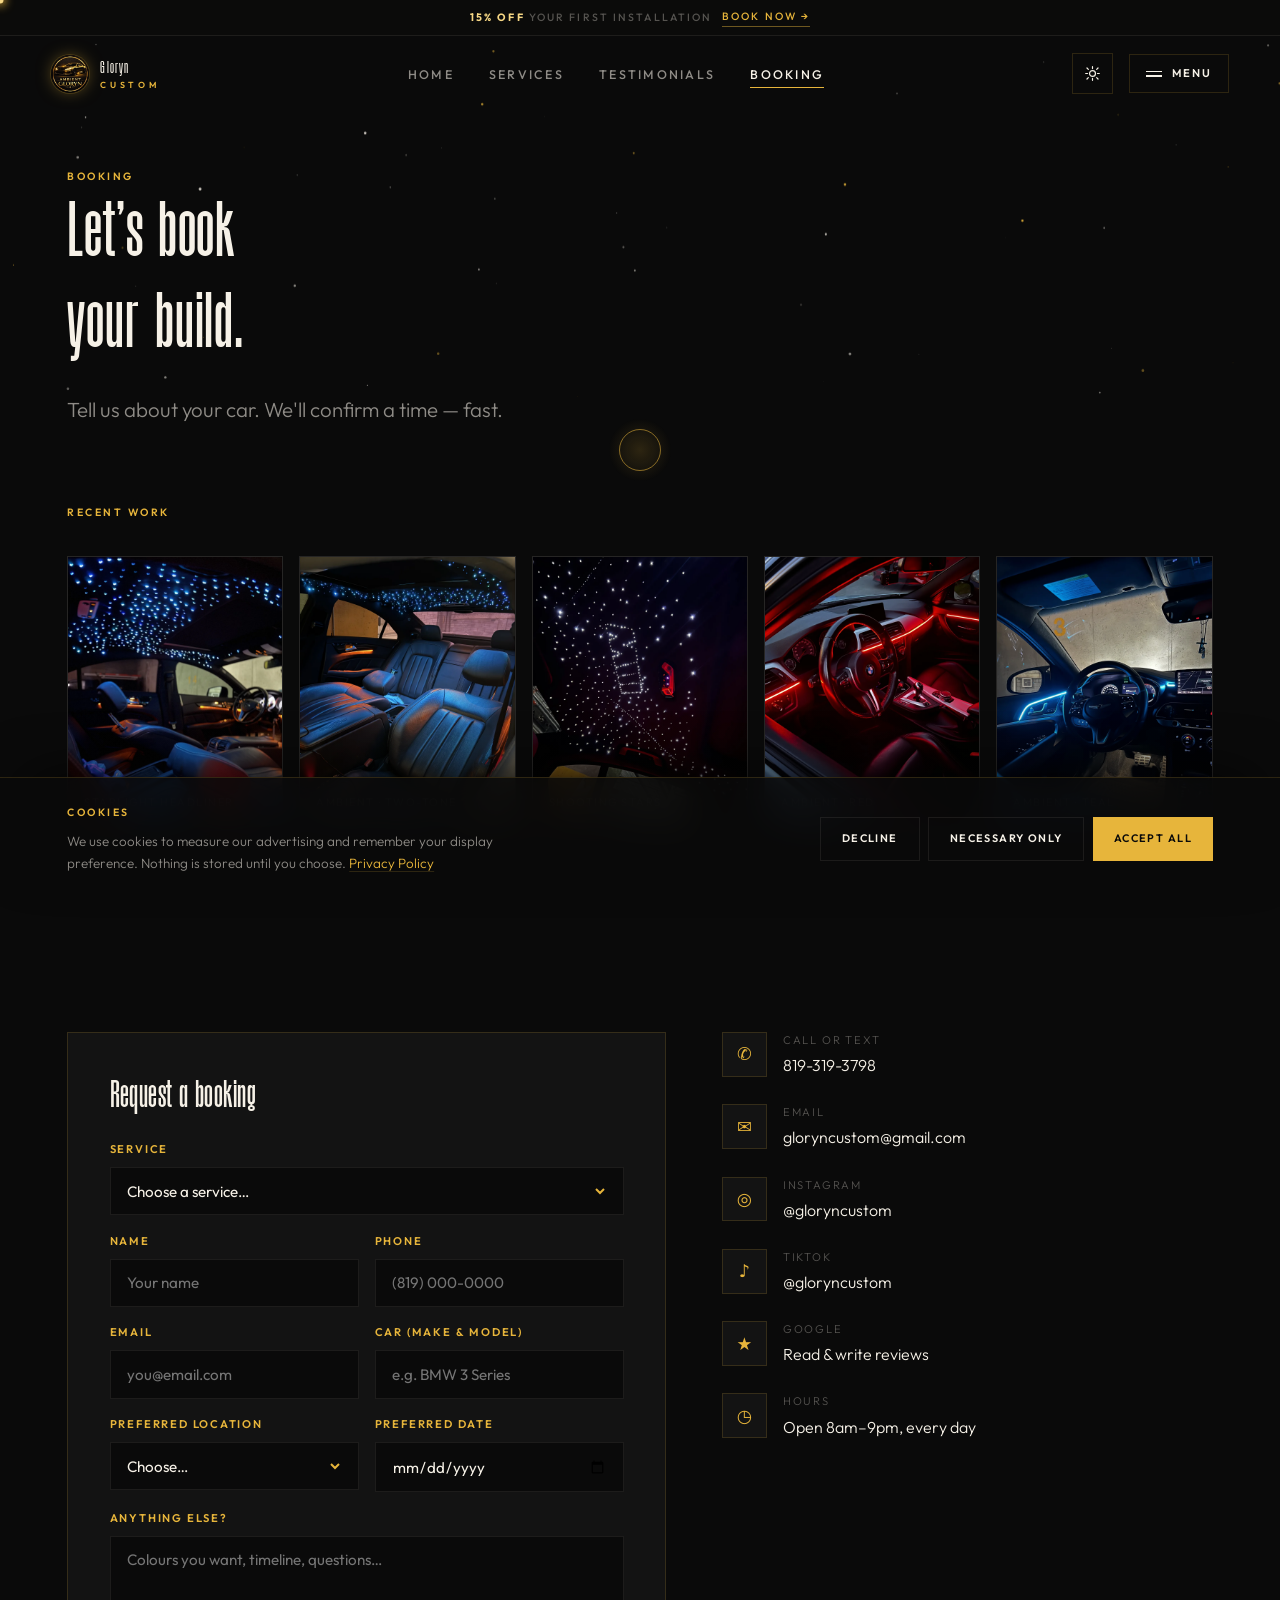
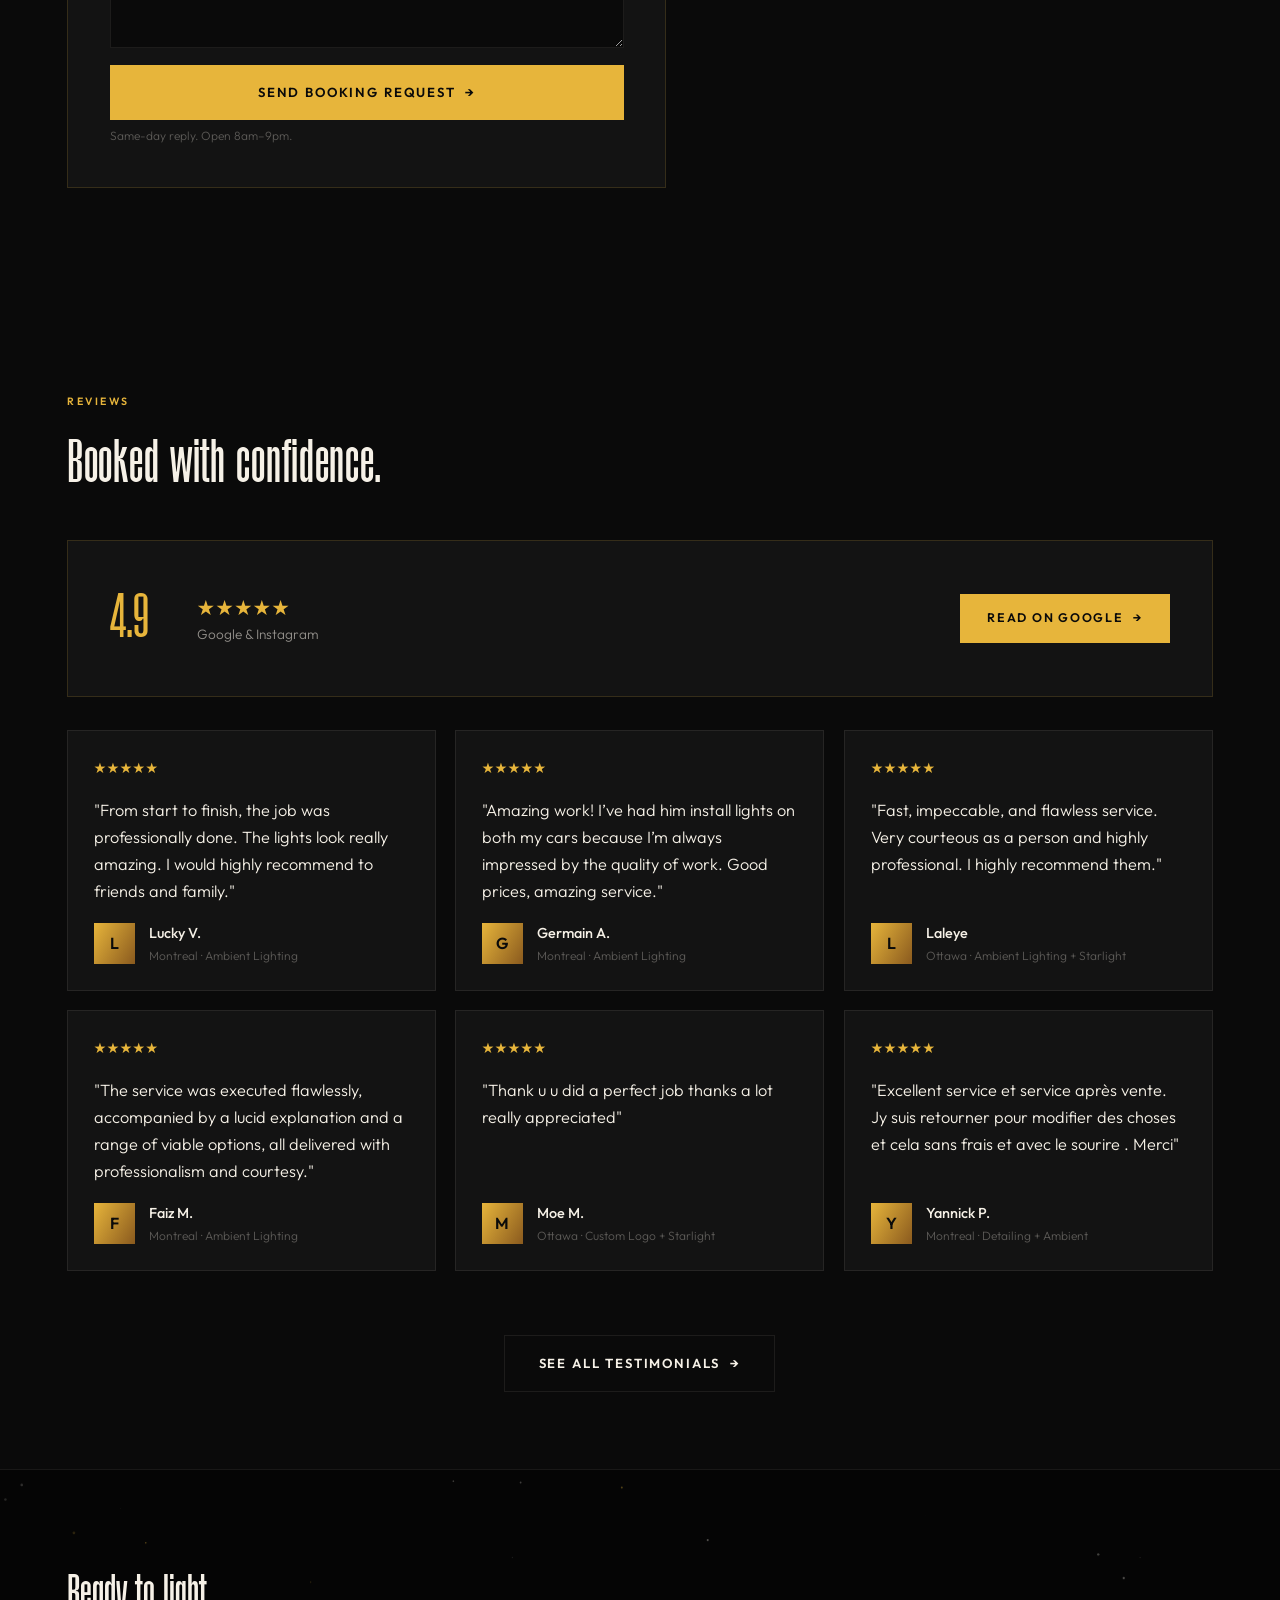
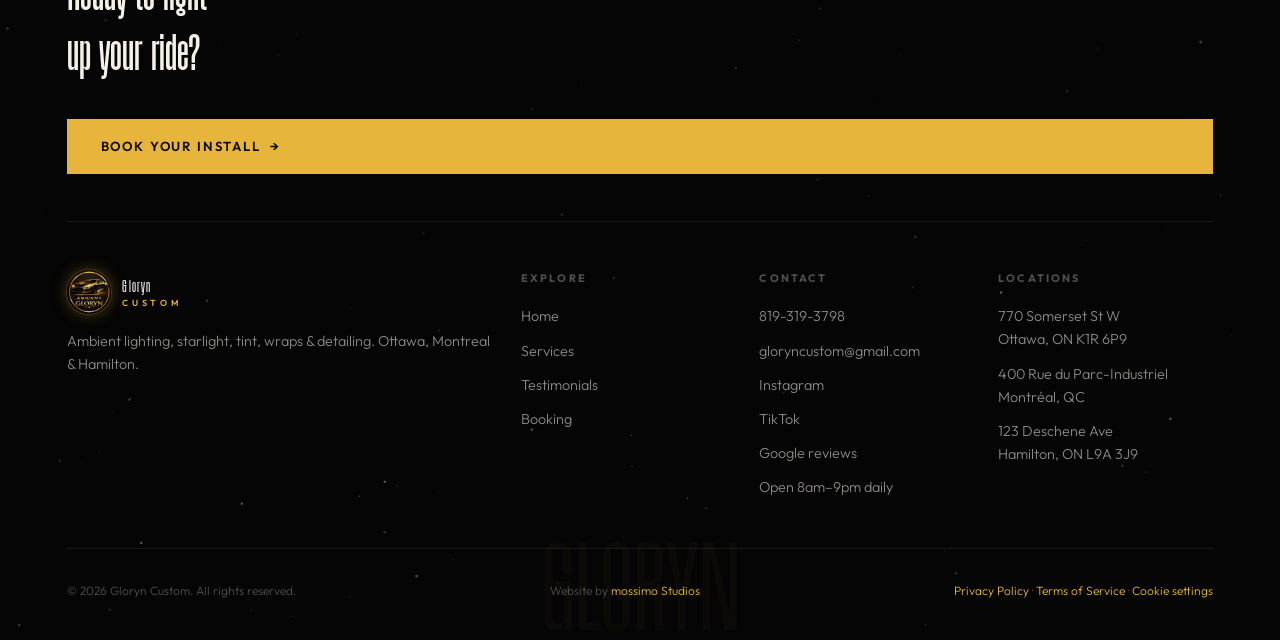
<file: contact.html>
<!DOCTYPE html>
<html lang="en">
<head>
<meta charset="UTF-8" />
<meta name="viewport" content="width=device-width, initial-scale=1.0" />
<title>Booking &amp; Contact — Gloryn Custom | Ottawa, Montreal &amp; Hamilton</title>
<meta name="description" content="Book your ambient lighting, starlight, tint, wrap or detailing install with Gloryn Custom. Ottawa: 770 Somerset St W. Montreal: 400 Rue du Parc-Industriel. Hamilton: 123 Deschene Ave. Open 8am–9pm daily." />
<meta name="theme-color" content="#0a0a0a" />
<!-- Google tag (gtag.js) — gated by Consent Mode v2; banner lives in assets/js/site.js -->
<script>
  window.dataLayer = window.dataLayer || [];
  function gtag(){dataLayer.push(arguments);}
  (function(){
    var c = null;
    try { c = localStorage.getItem('gc-consent'); } catch (e) {}
    var ads  = (c === 'all') ? 'granted' : 'denied';
    var func = (c === 'all' || c === 'necessary') ? 'granted' : 'denied';
    gtag('consent', 'default', {
      'ad_storage'            : ads,
      'ad_user_data'          : ads,
      'ad_personalization'    : ads,
      'analytics_storage'     : ads,
      'functionality_storage' : func,
      'personalization_storage': func,
      'security_storage'      : 'granted'
    });
  })();
  gtag('js', new Date());
  gtag('config', 'AW-18381454669');
</script>
<script async src="https://www.googletagmanager.com/gtag/js?id=AW-18381454669"></script>
<link rel="preconnect" href="https://fonts.googleapis.com">
<link rel="preconnect" href="https://fonts.gstatic.com" crossorigin>
<link rel="icon" href="assets/img/logo-512.webp" type="image/webp" />
<script>try{var c=localStorage.getItem('gc-consent');if((c==='all'||c==='necessary')&&localStorage.getItem('gc-theme')==='light')document.documentElement.dataset.theme='light';}catch(e){}</script>
<link rel="stylesheet" href="assets/css/site.css?v=25" />
</head>
<body>
<a href="#main" class="skip">Skip to content</a>

<!-- ============ topbar: navbar + promo ============ -->
<div class="topbar">
  <a class="promo" href="contact.html#book" aria-label="15% off your first installation — book now">
    <span><strong>15% off</strong> your first installation</span>
    <span class="promo-cta">Book now →</span>
  </a>
<header class="header">
  <div class="header-in">
    <a class="brand" href="index.html" aria-label="Gloryn Custom home">
      <img src="assets/img/logo-512.webp" alt="" width="38" height="38" />
      <span class="brand-name">Gloryn<small>Custom</small></span>
    </a>
    <nav class="nav-primary" aria-label="Primary">
      <ul>
        <li><a data-nav="index.html" href="index.html">Home</a></li>
        <li><a data-nav="services.html" href="services.html">Services</a></li>
        <li><a data-nav="testimonials.html" href="testimonials.html">Testimonials</a></li>
        <li><a data-nav="contact.html" href="contact.html">Booking</a></li>
      </ul>
    </nav>
    <div class="header-right">
      <button class="theme-btn" data-theme-toggle aria-label="Switch to light mode" aria-pressed="false" title="Toggle light / dark">
        <svg class="theme-ic theme-ic--sun" viewBox="0 0 24 24" fill="none" stroke="currentColor" stroke-width="1.7" stroke-linecap="round" aria-hidden="true"><circle cx="12" cy="12" r="4.2"/><path d="M12 2.4v2.6M12 19v2.6M4.2 4.2l1.9 1.9M17.9 17.9l1.9 1.9M2.4 12h2.6M19 12h2.6M4.2 19.8l1.9-1.9M17.9 6.1l1.9-1.9"/></svg>
        <svg class="theme-ic theme-ic--moon" viewBox="0 0 24 24" fill="none" stroke="currentColor" stroke-width="1.7" stroke-linecap="round" stroke-linejoin="round" aria-hidden="true"><path d="M20 14.4A8.2 8.2 0 1 1 9.6 4a6.4 6.4 0 0 0 10.4 10.4z"/></svg>
      </button>
      <button class="menu-btn" data-menu-open aria-label="Open menu">
        <span class="bars"><span></span><span></span></span><span class="menu-word">Menu</span>
      </button>
    </div>
  </div>
</header>
</div>

<!-- ============ nav overlay ============ -->
<div class="nav-menu" id="navMenu" aria-hidden="true">
  <canvas class="starfield" aria-hidden="true"></canvas>
  <div class="nav-top">
    <a class="brand" href="index.html"><img src="assets/img/logo-512.webp" alt="" width="38" height="38" /><span class="brand-name">Gloryn<small>Custom</small></span></a>
    <button class="nav-close" data-menu-close aria-label="Close menu">Close ✕</button>
  </div>
  <nav class="nav-mid shell" aria-label="Overlay">
    <ul class="nav-list">
      <li><a class="nav-item" href="index.html"><span class="idx">01</span><span class="lab">Home</span></a></li>
      <li><a class="nav-item" href="services.html"><span class="idx">02</span><span class="lab">Services</span></a></li>
      <li><a class="nav-item" href="testimonials.html"><span class="idx">03</span><span class="lab">Testimonials</span></a></li>
      <li><a class="nav-item" href="contact.html"><span class="idx">04</span><span class="lab">Booking</span></a></li>
    </ul>
  </nav>
  <div class="nav-bottom">
    <span>Ottawa · Montreal · Hamilton — Open 8am–9pm daily</span>
    <a href="tel:8193193798">819-319-3798 →</a>
  </div>
</div>

<main id="main">

  <!-- ============ page hero ============ -->
  <section class="page-hero" style="padding-bottom:0">
    <canvas class="starfield" aria-hidden="true"></canvas>
    <div class="shell">
      <span class="eyebrow reveal" data-gate><span class="dot"></span>Booking</span>
      <h1 class="display display-1 reveal-title" data-reveal-title data-gate>Let's book<br>your build.</h1>
      <p class="lede reveal" data-gate style="--rd:200ms">Tell us about your car. We'll confirm a time — fast.</p>
    </div>
  </section>

  <!-- ============ work strip — sits above the form ============ -->
  <section class="section section--tight" aria-labelledby="bw-h">
    <div class="shell">
      <div class="intro reveal">
        <span class="eyebrow" id="bw-h"><span class="dot"></span>Recent work</span>
      </div>
      <div class="book-gallery reveal" style="--rd:100ms">
        <figure class="book-shot">
          <img src="assets/img/gallery/starlight-blue.webp" alt="Blue starlight headliner install" width="800" height="1000" loading="lazy" decoding="async" />
          <figcaption class="cap">Starlight headliner</figcaption>
        </figure>
        <figure class="book-shot">
          <img src="assets/img/gallery/ambient-twotone.webp" alt="Two-tone ambient lighting install" width="800" height="1000" loading="lazy" decoding="async" />
          <figcaption class="cap">Ambient · two-tone</figcaption>
        </figure>
        <figure class="book-shot">
          <img src="assets/img/gallery/starlight-constellation.webp" alt="Shooting stars constellation headliner" width="800" height="1000" loading="lazy" decoding="async" />
          <figcaption class="cap">Shooting stars</figcaption>
        </figure>
        <figure class="book-shot">
          <img src="assets/img/gallery/ambient-red-bmw.webp" alt="Red ambient lighting in a BMW interior" width="800" height="1000" loading="lazy" decoding="async" />
          <figcaption class="cap">Ambient · red</figcaption>
        </figure>
        <figure class="book-shot">
          <img src="assets/img/gallery/ambient-teal.webp" alt="Teal ambient lighting install" width="800" height="1000" loading="lazy" decoding="async" />
          <figcaption class="cap">Ambient · teal</figcaption>
        </figure>
      </div>
    </div>
  </section>

  <!-- ============ booking + info ============ -->
  <section class="section" id="book" aria-label="Booking form">
    <div class="shell">
      <div class="contact-grid">

        <!-- form -->
        <div class="form-card reveal">
          <h2 class="display display-3" style="margin-bottom:1.4rem">Request a booking</h2>
          <form id="bookingForm" novalidate>
            <div class="field">
              <label for="f-service">Service</label>
              <select id="f-service" name="service" required>
                <option value="" disabled selected>Choose a service…</option>
                <option>Ambient Lighting</option>
                <option>Starlight Headliner</option>
                <option>Shooting Stars</option>
                <option>Custom Logo</option>
                <option>Window Tint</option>
                <option>Car Wraps</option>
                <option>Car Detailing</option>
                <option>Multiple / Not sure</option>
              </select>
            </div>
            <div class="field-row">
              <div class="field">
                <label for="f-name">Name</label>
                <input id="f-name" name="name" type="text" autocomplete="name" placeholder="Your name" required />
              </div>
              <div class="field">
                <label for="f-phone">Phone</label>
                <input id="f-phone" name="phone" type="tel" autocomplete="tel" placeholder="(819) 000-0000" required />
              </div>
            </div>
            <div class="field-row">
              <div class="field">
                <label for="f-email">Email</label>
                <input id="f-email" name="email" type="email" autocomplete="email" placeholder="you@email.com" required />
              </div>
              <div class="field">
                <label for="f-car">Car (make &amp; model)</label>
                <input id="f-car" name="car" type="text" placeholder="e.g. BMW 3 Series" />
              </div>
            </div>
            <div class="field-row">
              <div class="field">
                <label for="f-location">Preferred location</label>
                <select id="f-location" name="location" required>
                  <option value="" disabled selected>Choose…</option>
                  <option>Ottawa — 770 Somerset St W</option>
                  <option>Montreal — 400 Rue du Parc-Industriel</option>
                  <option>Hamilton — 123 Deschene Ave</option>
                </select>
              </div>
              <div class="field">
                <label for="f-date">Preferred date</label>
                <input id="f-date" name="date" type="date" />
              </div>
            </div>
            <div class="field">
              <label for="f-message">Anything else?</label>
              <textarea id="f-message" name="message" placeholder="Colours you want, timeline, questions…"></textarea>
            </div>
            <button class="btn btn--gold btn--lg" type="submit" id="bookingSubmit" style="width:100%;justify-content:center">
              Send booking request <span class="arrow">→</span>
            </button>
            <p class="form-note">Same-day reply. Open 8am–9pm.</p>
            <div class="form-status" id="bookingStatus" role="status" aria-live="polite"></div>
          </form>
        </div>

        <!-- info -->
        <div class="reveal" style="--rd:120ms">
          <div class="info-block">
            <div class="info-item">
              <span class="ic">✆</span>
              <div><div class="k">Call or text</div><div class="v"><a href="tel:8193193798">819-319-3798</a></div></div>
            </div>
            <div class="info-item">
              <span class="ic">✉</span>
              <div><div class="k">Email</div><div class="v"><a href="mailto:gloryncustom@gmail.com">gloryncustom@gmail.com</a></div></div>
            </div>
            <div class="info-item">
              <span class="ic">◎</span>
              <div><div class="k">Instagram</div><div class="v"><a href="https://www.instagram.com/gloryncustom/" target="_blank" rel="noopener">@gloryncustom</a></div></div>
            </div>
            <div class="info-item">
              <span class="ic">♪</span>
              <div><div class="k">TikTok</div><div class="v"><a href="https://www.tiktok.com/@gloryncustom" target="_blank" rel="noopener">@gloryncustom</a></div></div>
            </div>
            <div class="info-item">
              <span class="ic">★</span>
              <div><div class="k">Google</div><div class="v"><a href="https://share.google/kh2nYeU2pTBoFxN5n" target="_blank" rel="noopener">Read &amp; write reviews</a></div></div>
            </div>
            <div class="info-item">
              <span class="ic">◷</span>
              <div><div class="k">Hours</div><div class="v">Open 8am–9pm, every day</div></div>
            </div>
          </div>

        </div>

      </div>
    </div>
  </section>

  <!-- ============ reviews — sits under the form ============ -->
  <section class="section section--tight" aria-labelledby="br-h">
    <div class="shell">
      <div class="intro reveal">
        <span class="eyebrow"><span class="dot"></span>Reviews</span>
        <h2 class="display display-2" id="br-h">Booked with confidence.</h2>
      </div>

      <div class="rating-panel reveal" style="--rd:100ms">
        <div class="score">4.9</div>
        <div>
          <div class="stars" aria-label="4.9 out of 5 stars" style="font-size:1.3rem">★★★★★</div>
          <div class="rp-meta">Google &amp; Instagram</div>
        </div>
        <div style="flex:1"></div>
        <a class="btn btn--gold" href="https://share.google/kh2nYeU2pTBoFxN5n" target="_blank" rel="noopener">Read on Google <span class="arrow">→</span></a>
      </div>

      <div class="tcards">
        <article class="tcard reveal">
          <span class="stars">★★★★★</span>
          <p>"From start to finish, the job was professionally done. The lights look really amazing. I would highly recommend to friends and family."</p>
          <div class="who"><span class="av">L</span><span><span class="nm">Lucky V.</span><span class="rl">Montreal · Ambient Lighting</span></span></div>
        </article>

        <article class="tcard reveal" style="--rd:80ms">
          <span class="stars">★★★★★</span>
          <p>"Amazing work! I’ve had him install lights on both my cars because I’m always impressed by the quality of work. Good prices, amazing service."</p>
          <div class="who"><span class="av">G</span><span><span class="nm">Germain A.</span><span class="rl">Montreal · Ambient Lighting</span></span></div>
        </article>

        <article class="tcard reveal" style="--rd:160ms">
          <span class="stars">★★★★★</span>
          <p>"Fast, impeccable, and flawless service. Very courteous as a person and highly professional. I highly recommend them."</p>
          <div class="who"><span class="av">L</span><span><span class="nm">Laleye</span><span class="rl">Ottawa · Ambient Lighting + Starlight</span></span></div>
        </article>

        <article class="tcard reveal">
          <span class="stars">★★★★★</span>
          <p>"The service was executed flawlessly, accompanied by a lucid explanation and a range of viable options, all delivered with professionalism and courtesy."</p>
          <div class="who"><span class="av">F</span><span><span class="nm">Faiz M.</span><span class="rl">Montreal · Ambient Lighting</span></span></div>
        </article>

        <article class="tcard reveal" style="--rd:80ms">
          <span class="stars">★★★★★</span>
          <p>"Thank u u did a perfect job thanks a lot really appreciated"</p>
          <div class="who"><span class="av">M</span><span><span class="nm">Moe M.</span><span class="rl">Ottawa · Custom Logo + Starlight</span></span></div>
        </article>

        <article class="tcard reveal" style="--rd:160ms">
          <span class="stars">★★★★★</span>
          <p>"Excellent service et service après vente. Jy suis retourner pour modifier des choses et cela sans frais et avec le sourire . Merci"</p>
          <div class="who"><span class="av">Y</span><span><span class="nm">Yannick P.</span><span class="rl">Montreal · Detailing + Ambient</span></span></div>
        </article>
      </div>

      <div class="center mt-lg" style="display:flex;flex-direction:column;align-items:center;gap:1.2rem">
        <a class="btn btn--ghost btn--lg" href="testimonials.html">See all testimonials <span class="arrow">→</span></a>
      </div>
    </div>
  </section>

</main>

<!-- ============ footer ============ -->
<footer class="footer">
  <canvas class="starfield" aria-hidden="true"></canvas>
  <div class="shell footer-in">
    <div class="footer-cta">
      <h2>Ready to light<br>up your ride?</h2>
      <a class="btn btn--gold btn--lg" href="#book">Book your install <span class="arrow">→</span></a>
    </div>
    <div class="footer-cols">
      <div class="footer-brand">
        <a class="brand" href="index.html"><img src="assets/img/logo-512.webp" alt="" width="44" height="44" /><span class="brand-name">Gloryn<small>Custom</small></span></a>
        <p>Ambient lighting, starlight, tint, wraps &amp; detailing. Ottawa, Montreal &amp; Hamilton.</p>
      </div>
      <div class="footer-col">
        <h4>Explore</h4>
        <ul>
          <li><a href="index.html">Home</a></li>
          <li><a href="services.html">Services</a></li>
          <li><a href="testimonials.html">Testimonials</a></li>
          <li><a href="contact.html">Booking</a></li>
        </ul>
      </div>
      <div class="footer-col">
        <h4>Contact</h4>
        <ul>
          <li><a href="tel:8193193798">819-319-3798</a></li>
          <li><a href="mailto:gloryncustom@gmail.com">gloryncustom@gmail.com</a></li>
          <li><a href="https://www.instagram.com/gloryncustom/" target="_blank" rel="noopener">Instagram</a></li>
          <li><a href="https://www.tiktok.com/@gloryncustom" target="_blank" rel="noopener">TikTok</a></li>
          <li><a href="https://share.google/kh2nYeU2pTBoFxN5n" target="_blank" rel="noopener">Google reviews</a></li>
          <li>Open 8am–9pm daily</li>
        </ul>
      </div>
      <div class="footer-col">
        <h4>Locations</h4>
        <ul>
          <li>770 Somerset St W<br>Ottawa, ON K1R 6P9</li>
          <li>400 Rue du Parc-Industriel<br>Montréal, QC</li>
          <li>123 Deschene Ave<br>Hamilton, ON L9A 3J9</li>
        </ul>
      </div>
    </div>
    <div class="footer-legal">
      <span>© <span data-year>2026</span> Gloryn Custom. All rights reserved.</span>
      <span>Website by <a href="https://mossimo.studio/" target="_blank" rel="noopener">mossimo Studios</a></span>
      <span class="footer-legal__links"><a href="privacy.html">Privacy Policy</a> · <a href="terms.html">Terms of Service</a></span>
    </div>
  </div>
  <div class="footer-watermark" aria-hidden="true">GLORYN</div>
</footer>

<script src="assets/js/site.js?v=14" defer></script>
</body>
</html>
</file>
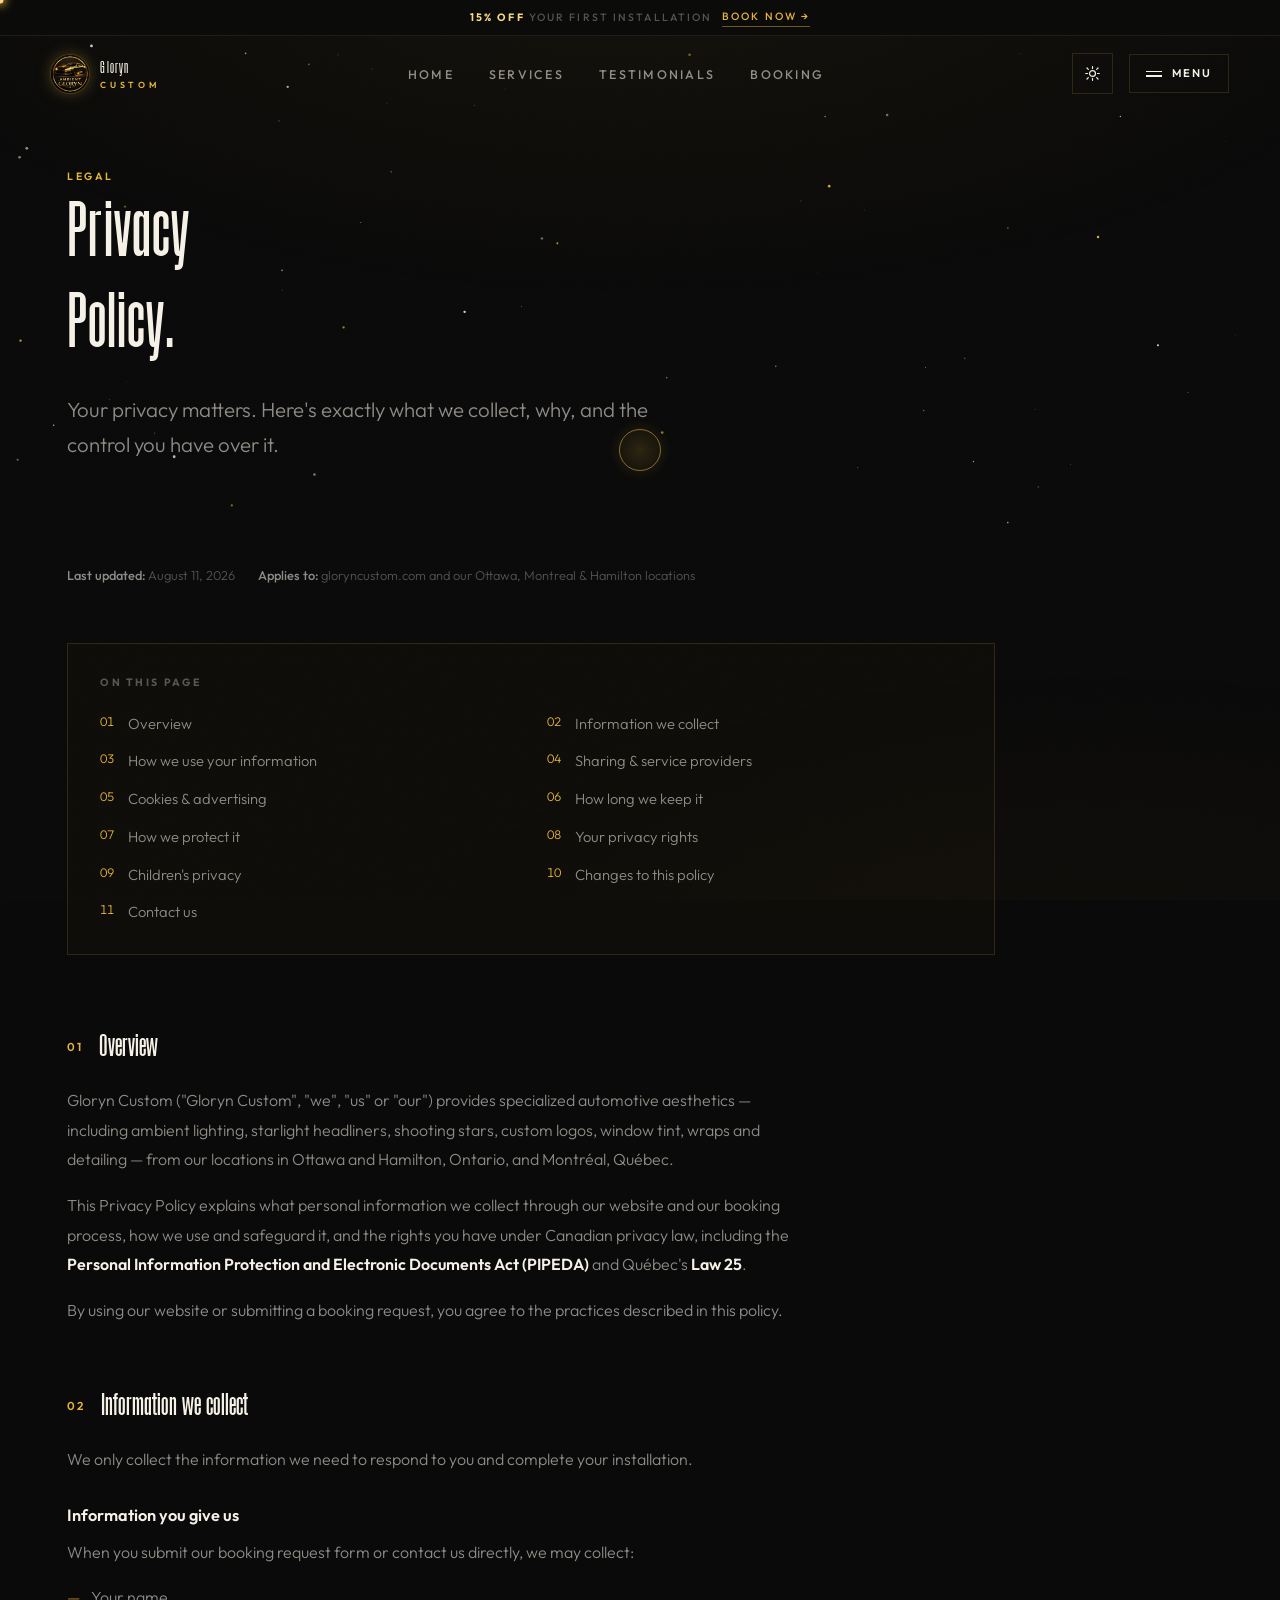
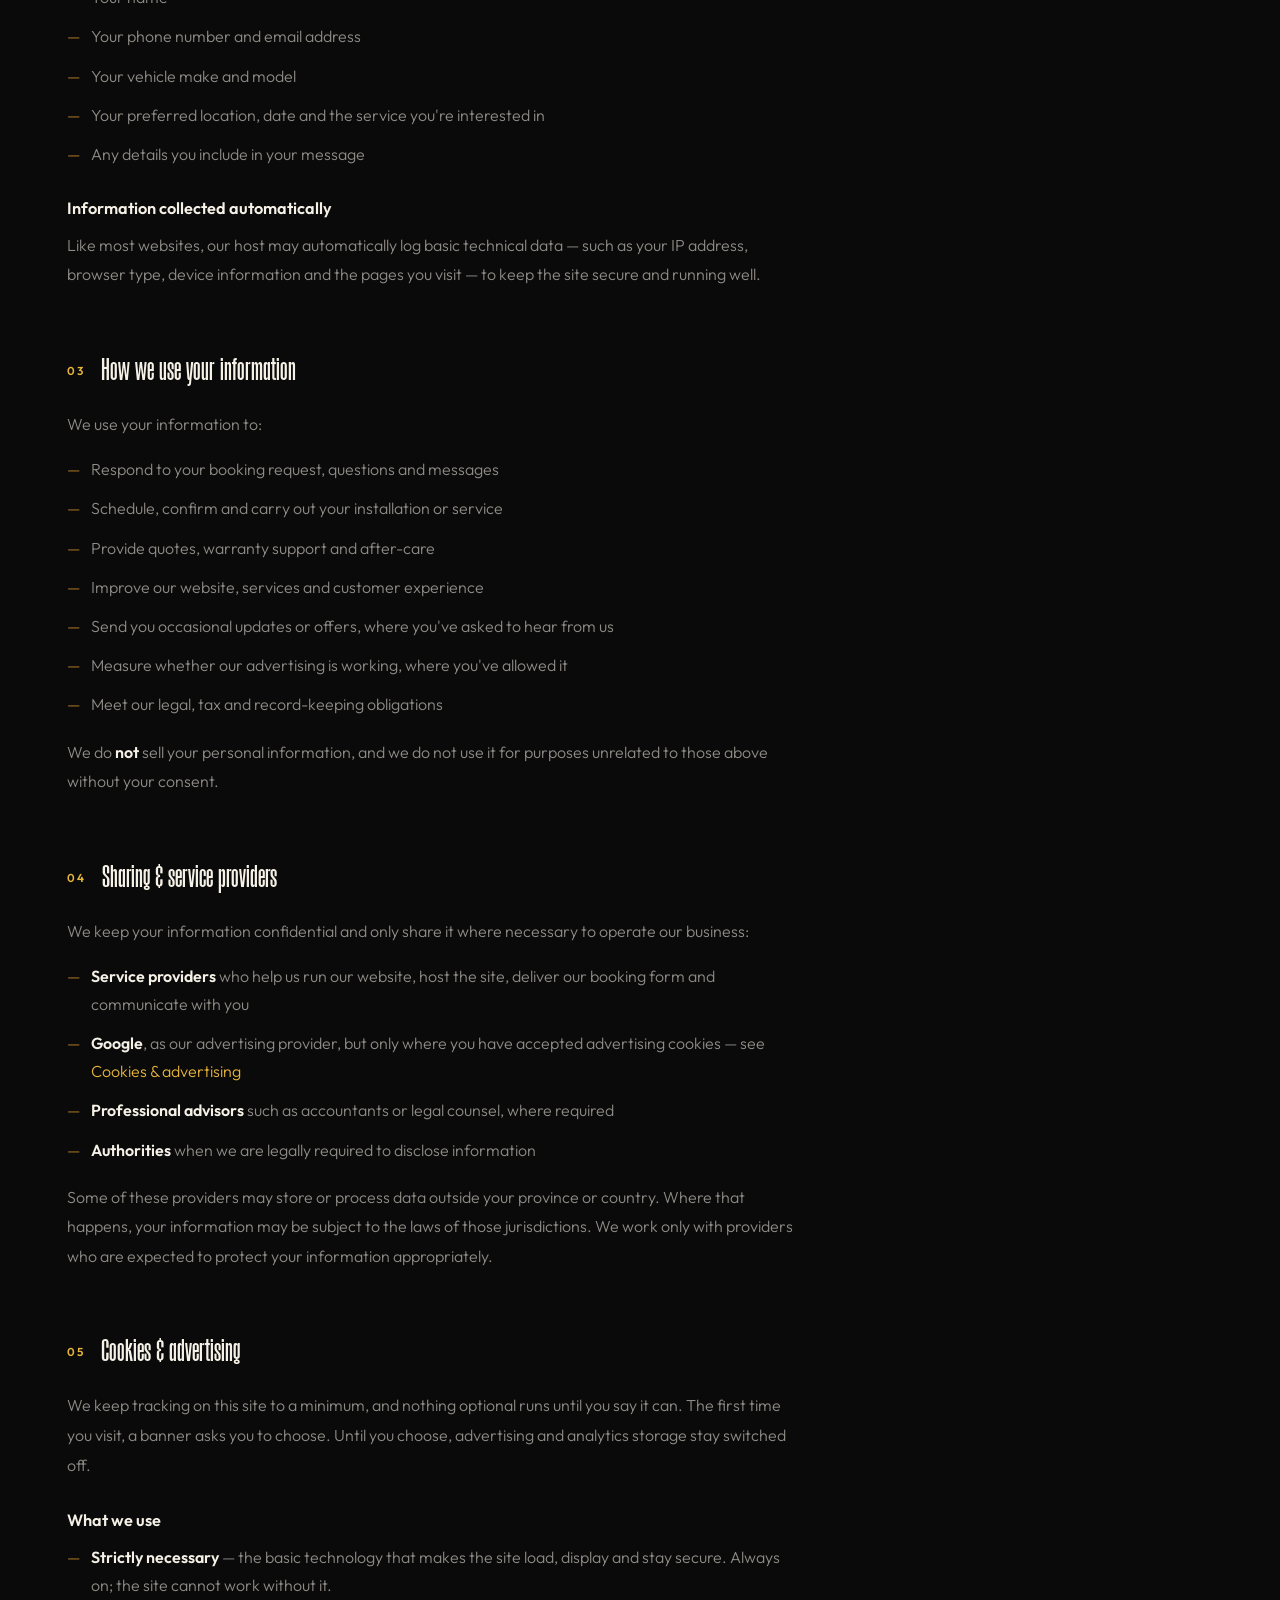
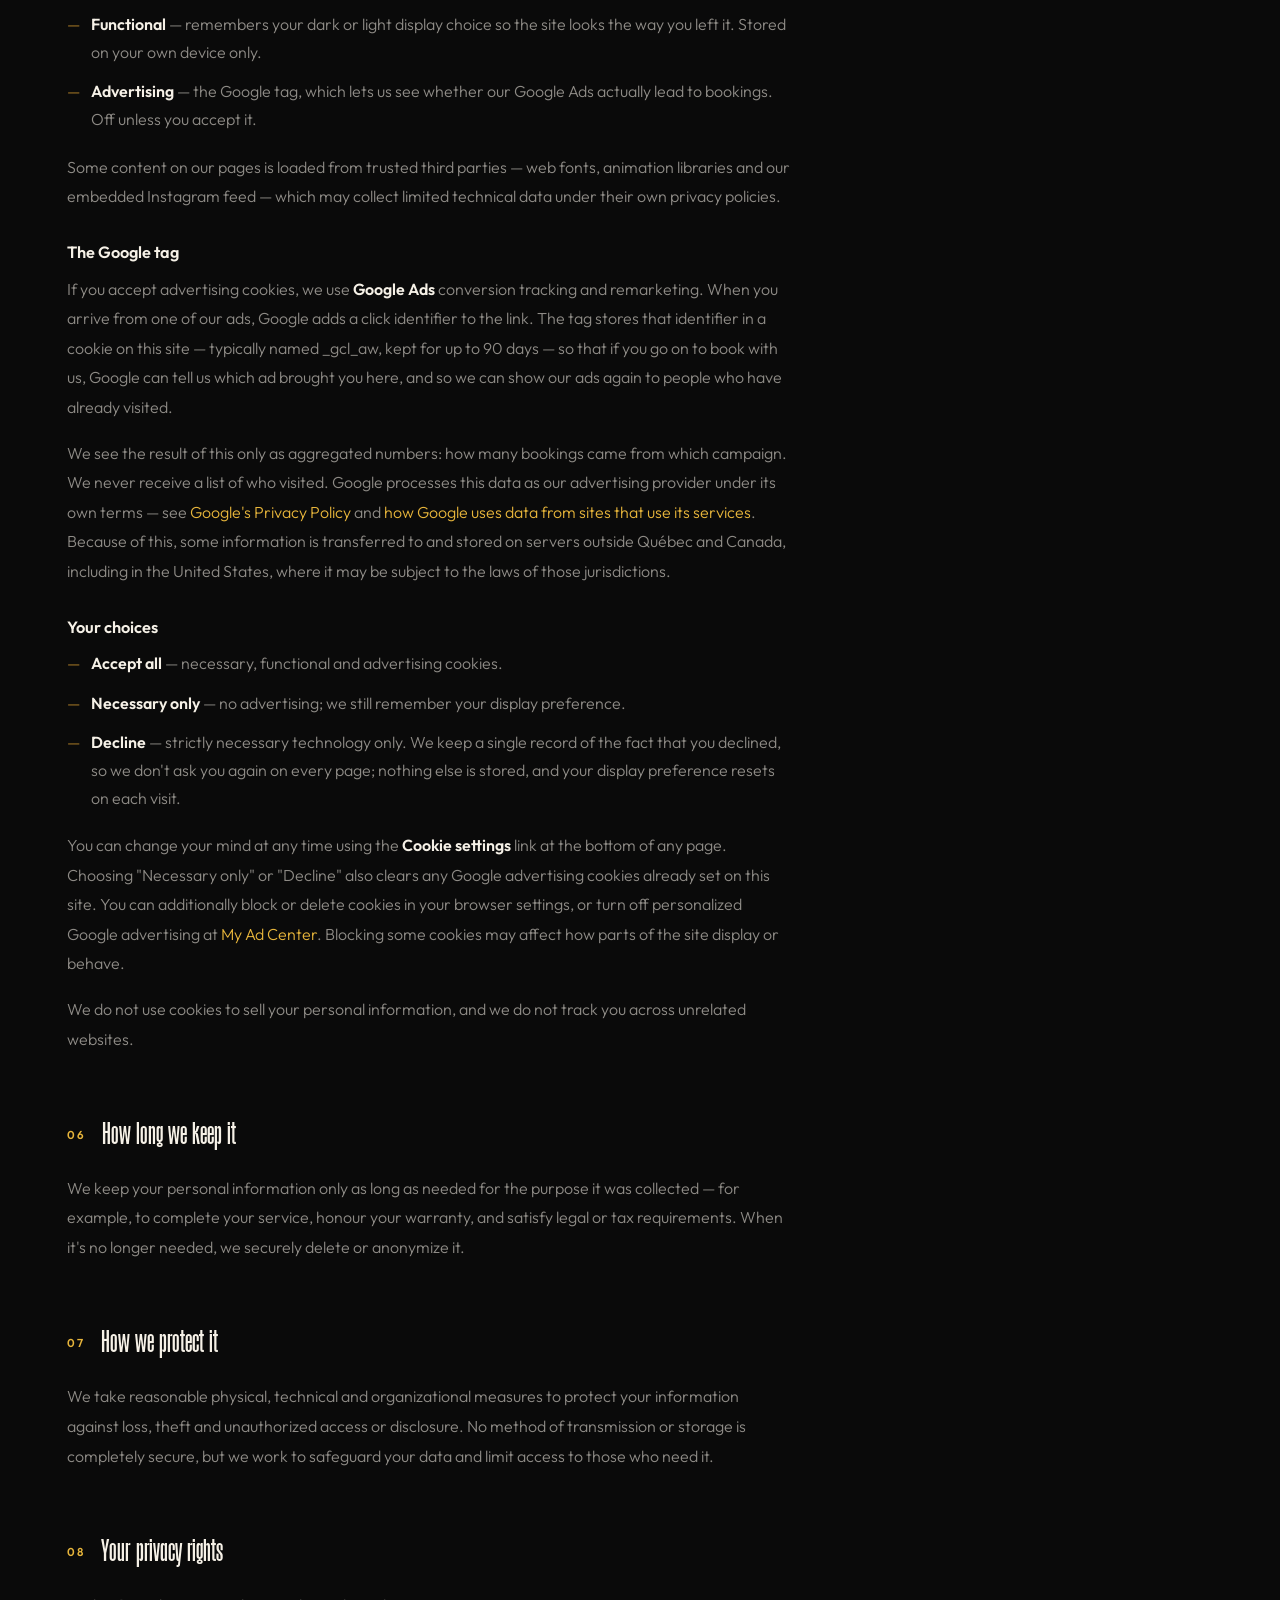
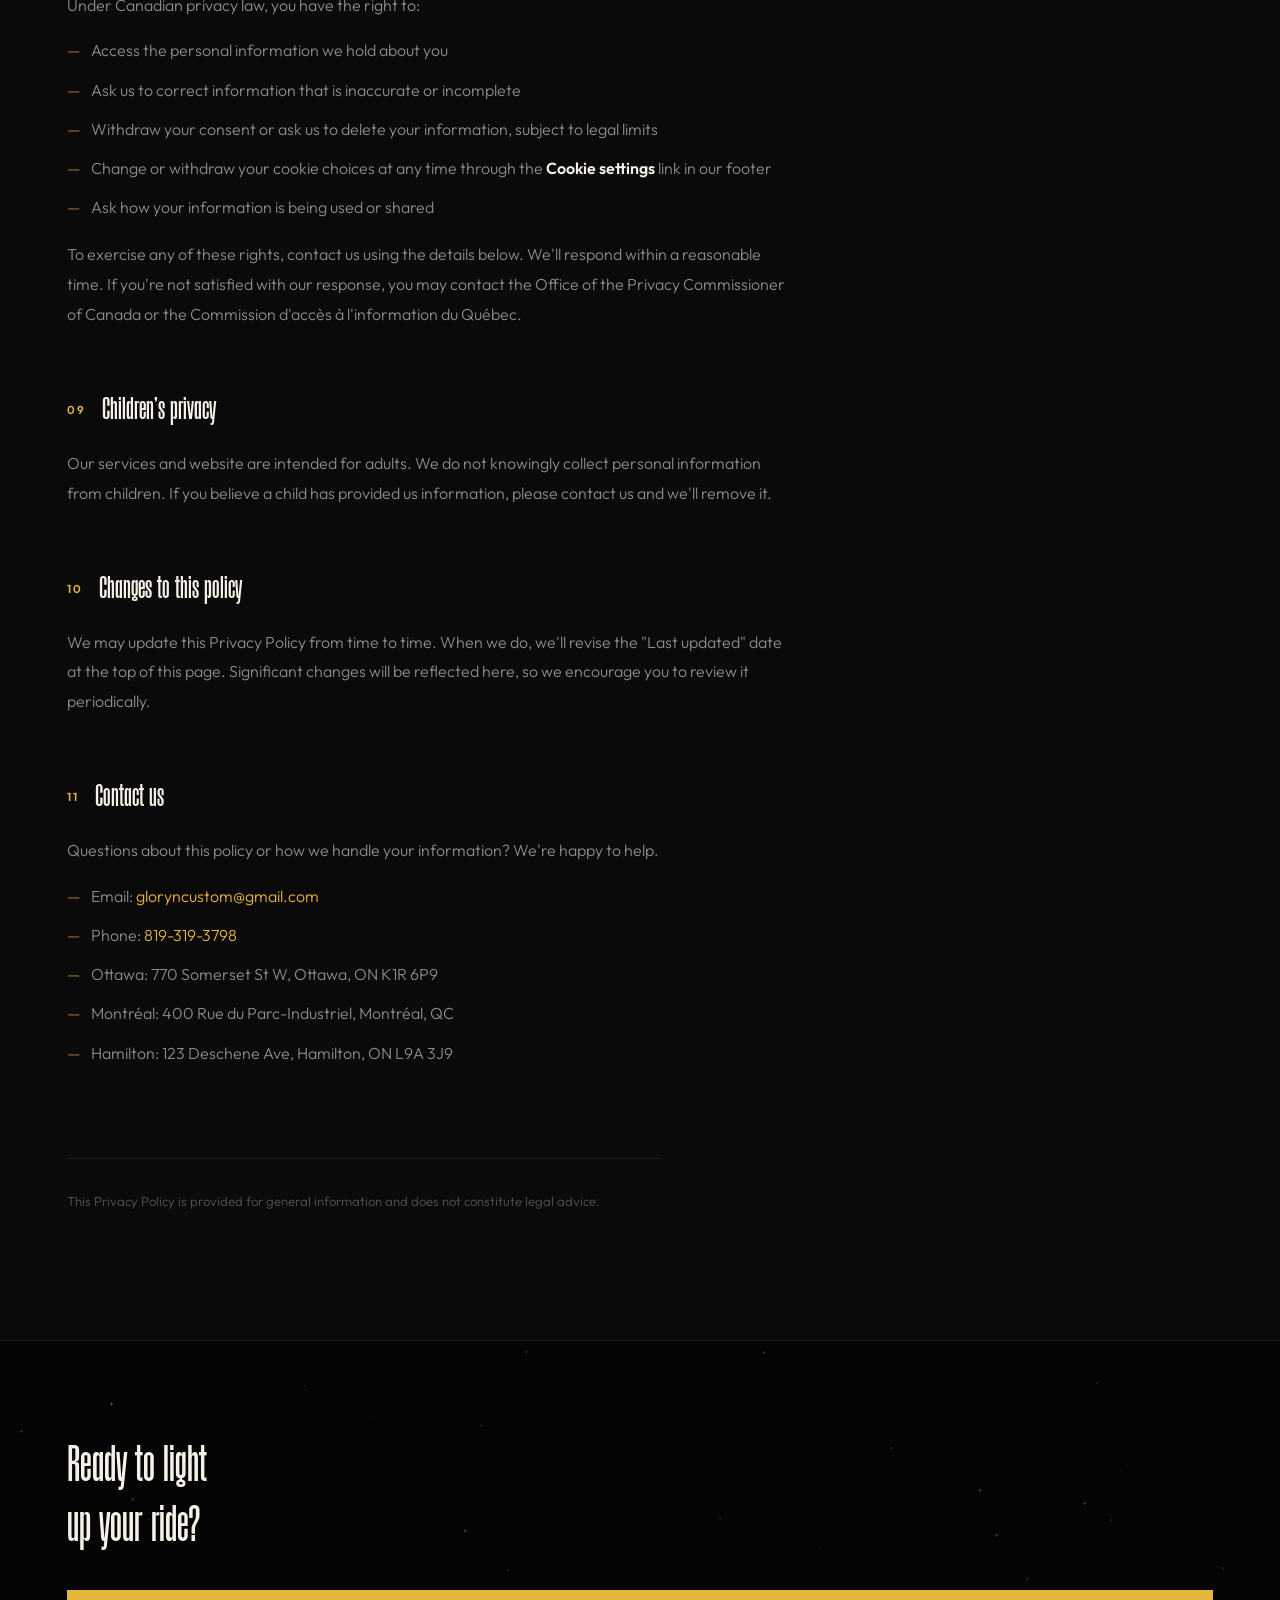
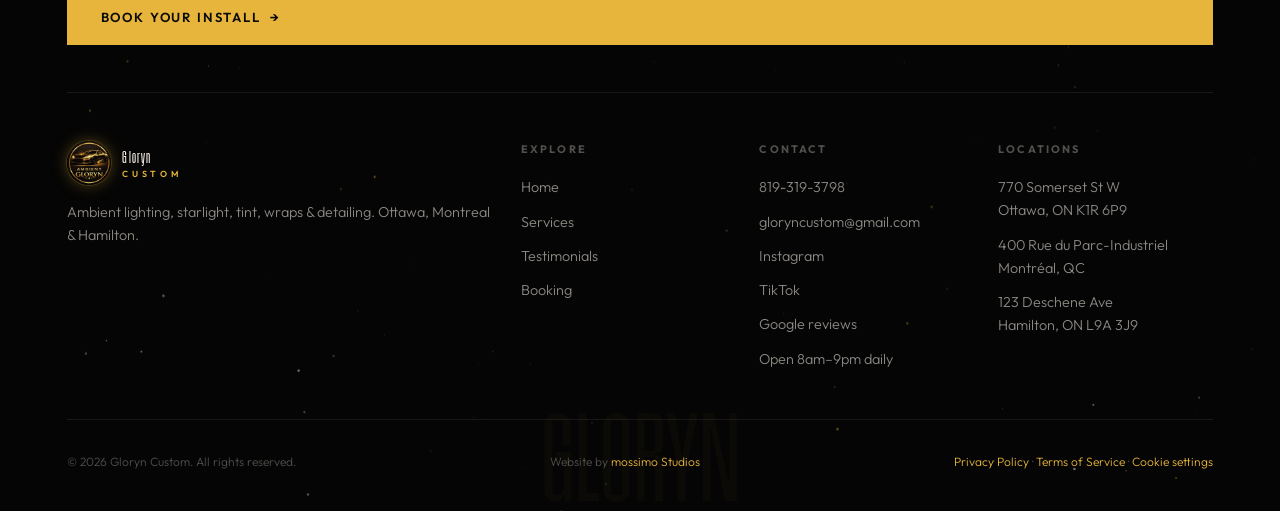
<file: privacy.html>
<!DOCTYPE html>
<html lang="en">
<head>
<meta charset="UTF-8" />
<meta name="viewport" content="width=device-width, initial-scale=1.0" />
<title>Privacy Policy — Gloryn Custom | Ottawa, Montreal &amp; Hamilton</title>
<meta name="description" content="How Gloryn Custom collects, uses and protects your personal information when you book or contact us. Ottawa, Montreal &amp; Hamilton." />
<meta name="theme-color" content="#0a0a0a" />
<meta name="robots" content="index, follow" />
<!-- Google tag (gtag.js) — gated by Consent Mode v2; banner lives in assets/js/site.js -->
<script>
  window.dataLayer = window.dataLayer || [];
  function gtag(){dataLayer.push(arguments);}
  (function(){
    var c = null;
    try { c = localStorage.getItem('gc-consent'); } catch (e) {}
    var ads  = (c === 'all') ? 'granted' : 'denied';
    var func = (c === 'all' || c === 'necessary') ? 'granted' : 'denied';
    gtag('consent', 'default', {
      'ad_storage'            : ads,
      'ad_user_data'          : ads,
      'ad_personalization'    : ads,
      'analytics_storage'     : ads,
      'functionality_storage' : func,
      'personalization_storage': func,
      'security_storage'      : 'granted'
    });
  })();
  gtag('js', new Date());
  gtag('config', 'AW-18381454669');
</script>
<script async src="https://www.googletagmanager.com/gtag/js?id=AW-18381454669"></script>
<link rel="preconnect" href="https://fonts.googleapis.com">
<link rel="preconnect" href="https://fonts.gstatic.com" crossorigin>
<link rel="icon" href="assets/img/logo-512.webp" type="image/webp" />
<script>try{var c=localStorage.getItem('gc-consent');if((c==='all'||c==='necessary')&&localStorage.getItem('gc-theme')==='light')document.documentElement.dataset.theme='light';}catch(e){}</script>
<link rel="stylesheet" href="assets/css/site.css?v=25" />
</head>
<body>
<a href="#main" class="skip">Skip to content</a>

<div class="loader" id="loader">
  <div class="loader-brand">
    <img src="assets/img/logo-512.webp" alt="Gloryn Custom" width="76" height="76" />
    <div class="name">Gloryn Custom</div>
    <div class="tag">Specialized Car Aesthetics</div>
  </div>
  <div class="loader-track"><div class="loader-fill"></div></div>
  <div class="loader-count">000</div>
</div>

<div class="atmosphere" aria-hidden="true"></div>
<div class="grain" aria-hidden="true"></div>

<!-- ============ topbar: navbar + promo ============ -->
<div class="topbar">
  <a class="promo" href="contact.html#book" aria-label="15% off your first installation — book now">
    <span><strong>15% off</strong> your first installation</span>
    <span class="promo-cta">Book now →</span>
  </a>
<header class="header">
  <div class="header-in">
    <a class="brand" href="index.html" aria-label="Gloryn Custom home">
      <img src="assets/img/logo-512.webp" alt="" width="38" height="38" />
      <span class="brand-name">Gloryn<small>Custom</small></span>
    </a>
    <nav class="nav-primary" aria-label="Primary">
      <ul>
        <li><a data-nav="index.html" href="index.html">Home</a></li>
        <li><a data-nav="services.html" href="services.html">Services</a></li>
        <li><a data-nav="testimonials.html" href="testimonials.html">Testimonials</a></li>
        <li><a data-nav="contact.html" href="contact.html">Booking</a></li>
      </ul>
    </nav>
    <div class="header-right">
      <button class="theme-btn" data-theme-toggle aria-label="Switch to light mode" aria-pressed="false" title="Toggle light / dark">
        <svg class="theme-ic theme-ic--sun" viewBox="0 0 24 24" fill="none" stroke="currentColor" stroke-width="1.7" stroke-linecap="round" aria-hidden="true"><circle cx="12" cy="12" r="4.2"/><path d="M12 2.4v2.6M12 19v2.6M4.2 4.2l1.9 1.9M17.9 17.9l1.9 1.9M2.4 12h2.6M19 12h2.6M4.2 19.8l1.9-1.9M17.9 6.1l1.9-1.9"/></svg>
        <svg class="theme-ic theme-ic--moon" viewBox="0 0 24 24" fill="none" stroke="currentColor" stroke-width="1.7" stroke-linecap="round" stroke-linejoin="round" aria-hidden="true"><path d="M20 14.4A8.2 8.2 0 1 1 9.6 4a6.4 6.4 0 0 0 10.4 10.4z"/></svg>
      </button>
      <button class="menu-btn" data-menu-open aria-label="Open menu">
        <span class="bars"><span></span><span></span></span><span class="menu-word">Menu</span>
      </button>
    </div>
  </div>
</header>
</div>

<!-- ============ nav overlay ============ -->
<div class="nav-menu" id="navMenu" aria-hidden="true">
  <canvas class="starfield" aria-hidden="true"></canvas>
  <div class="nav-top">
    <a class="brand" href="index.html"><img src="assets/img/logo-512.webp" alt="" width="38" height="38" /><span class="brand-name">Gloryn<small>Custom</small></span></a>
    <button class="nav-close" data-menu-close aria-label="Close menu">Close ✕</button>
  </div>
  <nav class="nav-mid shell" aria-label="Overlay">
    <ul class="nav-list">
      <li><a class="nav-item" href="index.html"><span class="idx">01</span><span class="lab">Home</span></a></li>
      <li><a class="nav-item" href="services.html"><span class="idx">02</span><span class="lab">Services</span></a></li>
      <li><a class="nav-item" href="testimonials.html"><span class="idx">03</span><span class="lab">Testimonials</span></a></li>
      <li><a class="nav-item" href="contact.html"><span class="idx">04</span><span class="lab">Booking</span></a></li>
    </ul>
  </nav>
  <div class="nav-bottom">
    <span>Ottawa · Montreal · Hamilton — Open 8am–9pm daily</span>
    <a href="tel:8193193798">819-319-3798 →</a>
  </div>
</div>

<main id="main">

  <!-- ============ page hero ============ -->
  <section class="page-hero">
    <canvas class="starfield" aria-hidden="true"></canvas>
    <div class="shell">
      <span class="eyebrow reveal" data-gate><span class="dot"></span>Legal</span>
      <h1 class="display display-1 reveal-title" data-reveal-title data-gate>Privacy<br>Policy.</h1>
      <p class="lede reveal" data-gate style="--rd:200ms">Your privacy matters. Here's exactly what we collect, why, and the control you have over it.</p>
    </div>
  </section>

  <!-- ============ legal content ============ -->
  <section class="section" style="padding-top:0" aria-label="Privacy policy">
    <div class="shell">
      <div class="legal">

        <div class="legal__meta">
          <span><strong>Last updated:</strong> August 11, 2026</span>
          <span><strong>Applies to:</strong> gloryncustom.com and our Ottawa, Montreal &amp; Hamilton locations</span>
        </div>

        <nav class="legal__toc" aria-label="On this page">
          <h2>On this page</h2>
          <ol>
            <li><a href="#overview">Overview</a></li>
            <li><a href="#collect">Information we collect</a></li>
            <li><a href="#use">How we use your information</a></li>
            <li><a href="#sharing">Sharing &amp; service providers</a></li>
            <li><a href="#cookies">Cookies &amp; advertising</a></li>
            <li><a href="#retention">How long we keep it</a></li>
            <li><a href="#security">How we protect it</a></li>
            <li><a href="#rights">Your privacy rights</a></li>
            <li><a href="#children">Children's privacy</a></li>
            <li><a href="#changes">Changes to this policy</a></li>
            <li><a href="#contact">Contact us</a></li>
          </ol>
        </nav>

        <div class="legal__body">

          <article class="legal-block" id="overview">
            <h2><span class="idx">01</span>Overview</h2>
            <p>Gloryn Custom ("Gloryn Custom", "we", "us" or "our") provides specialized automotive aesthetics — including ambient lighting, starlight headliners, shooting stars, custom logos, window tint, wraps and detailing — from our locations in Ottawa and Hamilton, Ontario, and Montréal, Québec.</p>
            <p>This Privacy Policy explains what personal information we collect through our website and our booking process, how we use and safeguard it, and the rights you have under Canadian privacy law, including the <strong>Personal Information Protection and Electronic Documents Act (PIPEDA)</strong> and Québec's <strong>Law 25</strong>.</p>
            <p>By using our website or submitting a booking request, you agree to the practices described in this policy.</p>
          </article>

          <article class="legal-block" id="collect">
            <h2><span class="idx">02</span>Information we collect</h2>
            <p>We only collect the information we need to respond to you and complete your installation.</p>
            <h3>Information you give us</h3>
            <p>When you submit our booking request form or contact us directly, we may collect:</p>
            <ul>
              <li>Your name</li>
              <li>Your phone number and email address</li>
              <li>Your vehicle make and model</li>
              <li>Your preferred location, date and the service you're interested in</li>
              <li>Any details you include in your message</li>
            </ul>
            <h3>Information collected automatically</h3>
            <p>Like most websites, our host may automatically log basic technical data — such as your IP address, browser type, device information and the pages you visit — to keep the site secure and running well.</p>
          </article>

          <article class="legal-block" id="use">
            <h2><span class="idx">03</span>How we use your information</h2>
            <p>We use your information to:</p>
            <ul>
              <li>Respond to your booking request, questions and messages</li>
              <li>Schedule, confirm and carry out your installation or service</li>
              <li>Provide quotes, warranty support and after-care</li>
              <li>Improve our website, services and customer experience</li>
              <li>Send you occasional updates or offers, where you've asked to hear from us</li>
              <li>Measure whether our advertising is working, where you've allowed it</li>
              <li>Meet our legal, tax and record-keeping obligations</li>
            </ul>
            <p>We do <strong>not</strong> sell your personal information, and we do not use it for purposes unrelated to those above without your consent.</p>
          </article>

          <article class="legal-block" id="sharing">
            <h2><span class="idx">04</span>Sharing &amp; service providers</h2>
            <p>We keep your information confidential and only share it where necessary to operate our business:</p>
            <ul>
              <li><strong>Service providers</strong> who help us run our website, host the site, deliver our booking form and communicate with you</li>
              <li><strong>Google</strong>, as our advertising provider, but only where you have accepted advertising cookies — see <a href="#cookies">Cookies &amp; advertising</a></li>
              <li><strong>Professional advisors</strong> such as accountants or legal counsel, where required</li>
              <li><strong>Authorities</strong> when we are legally required to disclose information</li>
            </ul>
            <p>Some of these providers may store or process data outside your province or country. Where that happens, your information may be subject to the laws of those jurisdictions. We work only with providers who are expected to protect your information appropriately.</p>
          </article>

          <article class="legal-block" id="cookies">
            <h2><span class="idx">05</span>Cookies &amp; advertising</h2>
            <p>We keep tracking on this site to a minimum, and nothing optional runs until you say it can. The first time you visit, a banner asks you to choose. Until you choose, advertising and analytics storage stay switched off.</p>

            <h3>What we use</h3>
            <ul>
              <li><strong>Strictly necessary</strong> — the basic technology that makes the site load, display and stay secure. Always on; the site cannot work without it.</li>
              <li><strong>Functional</strong> — remembers your dark or light display choice so the site looks the way you left it. Stored on your own device only.</li>
              <li><strong>Advertising</strong> — the Google tag, which lets us see whether our Google Ads actually lead to bookings. Off unless you accept it.</li>
            </ul>
            <p>Some content on our pages is loaded from trusted third parties — web fonts, animation libraries and our embedded Instagram feed — which may collect limited technical data under their own privacy policies.</p>

            <h3>The Google tag</h3>
            <p>If you accept advertising cookies, we use <strong>Google Ads</strong> conversion tracking and remarketing. When you arrive from one of our ads, Google adds a click identifier to the link. The tag stores that identifier in a cookie on this site — typically named _gcl_aw, kept for up to 90 days — so that if you go on to book with us, Google can tell us which ad brought you here, and so we can show our ads again to people who have already visited.</p>
            <p>We see the result of this only as aggregated numbers: how many bookings came from which campaign. We never receive a list of who visited. Google processes this data as our advertising provider under its own terms — see <a href="https://policies.google.com/privacy" target="_blank" rel="noopener">Google's Privacy Policy</a> and <a href="https://policies.google.com/technologies/partner-sites" target="_blank" rel="noopener">how Google uses data from sites that use its services</a>. Because of this, some information is transferred to and stored on servers outside Québec and Canada, including in the United States, where it may be subject to the laws of those jurisdictions.</p>

            <h3>Your choices</h3>
            <ul>
              <li><strong>Accept all</strong> — necessary, functional and advertising cookies.</li>
              <li><strong>Necessary only</strong> — no advertising; we still remember your display preference.</li>
              <li><strong>Decline</strong> — strictly necessary technology only. We keep a single record of the fact that you declined, so we don't ask you again on every page; nothing else is stored, and your display preference resets on each visit.</li>
            </ul>
            <p>You can change your mind at any time using the <strong>Cookie settings</strong> link at the bottom of any page. Choosing "Necessary only" or "Decline" also clears any Google advertising cookies already set on this site. You can additionally block or delete cookies in your browser settings, or turn off personalized Google advertising at <a href="https://myadcenter.google.com/" target="_blank" rel="noopener">My Ad Center</a>. Blocking some cookies may affect how parts of the site display or behave.</p>
            <p>We do not use cookies to sell your personal information, and we do not track you across unrelated websites.</p>
          </article>

          <article class="legal-block" id="retention">
            <h2><span class="idx">06</span>How long we keep it</h2>
            <p>We keep your personal information only as long as needed for the purpose it was collected — for example, to complete your service, honour your warranty, and satisfy legal or tax requirements. When it's no longer needed, we securely delete or anonymize it.</p>
          </article>

          <article class="legal-block" id="security">
            <h2><span class="idx">07</span>How we protect it</h2>
            <p>We take reasonable physical, technical and organizational measures to protect your information against loss, theft and unauthorized access or disclosure. No method of transmission or storage is completely secure, but we work to safeguard your data and limit access to those who need it.</p>
          </article>

          <article class="legal-block" id="rights">
            <h2><span class="idx">08</span>Your privacy rights</h2>
            <p>Under Canadian privacy law, you have the right to:</p>
            <ul>
              <li>Access the personal information we hold about you</li>
              <li>Ask us to correct information that is inaccurate or incomplete</li>
              <li>Withdraw your consent or ask us to delete your information, subject to legal limits</li>
              <li>Change or withdraw your cookie choices at any time through the <strong>Cookie settings</strong> link in our footer</li>
              <li>Ask how your information is being used or shared</li>
            </ul>
            <p>To exercise any of these rights, contact us using the details below. We'll respond within a reasonable time. If you're not satisfied with our response, you may contact the Office of the Privacy Commissioner of Canada or the Commission d'accès à l'information du Québec.</p>
          </article>

          <article class="legal-block" id="children">
            <h2><span class="idx">09</span>Children's privacy</h2>
            <p>Our services and website are intended for adults. We do not knowingly collect personal information from children. If you believe a child has provided us information, please contact us and we'll remove it.</p>
          </article>

          <article class="legal-block" id="changes">
            <h2><span class="idx">10</span>Changes to this policy</h2>
            <p>We may update this Privacy Policy from time to time. When we do, we'll revise the "Last updated" date at the top of this page. Significant changes will be reflected here, so we encourage you to review it periodically.</p>
          </article>

          <article class="legal-block" id="contact">
            <h2><span class="idx">11</span>Contact us</h2>
            <p>Questions about this policy or how we handle your information? We're happy to help.</p>
            <ul>
              <li>Email: <a href="mailto:gloryncustom@gmail.com">gloryncustom@gmail.com</a></li>
              <li>Phone: <a href="tel:8193193798">819-319-3798</a></li>
              <li>Ottawa: 770 Somerset St W, Ottawa, ON K1R 6P9</li>
              <li>Montréal: 400 Rue du Parc-Industriel, Montréal, QC</li>
              <li>Hamilton: 123 Deschene Ave, Hamilton, ON L9A 3J9</li>
            </ul>
          </article>

        </div>

        <p class="legal__foot">This Privacy Policy is provided for general information and does not constitute legal advice.</p>

      </div>
    </div>
  </section>

</main>

<!-- ============ footer ============ -->
<footer class="footer">
  <canvas class="starfield" aria-hidden="true"></canvas>
  <div class="shell footer-in">
    <div class="footer-cta">
      <h2>Ready to light<br>up your ride?</h2>
      <a class="btn btn--gold btn--lg" href="contact.html">Book your install <span class="arrow">→</span></a>
    </div>
    <div class="footer-cols">
      <div class="footer-brand">
        <a class="brand" href="index.html"><img src="assets/img/logo-512.webp" alt="" width="44" height="44" /><span class="brand-name">Gloryn<small>Custom</small></span></a>
        <p>Ambient lighting, starlight, tint, wraps &amp; detailing. Ottawa, Montreal &amp; Hamilton.</p>
      </div>
      <div class="footer-col">
        <h4>Explore</h4>
        <ul>
          <li><a href="index.html">Home</a></li>
          <li><a href="services.html">Services</a></li>
          <li><a href="testimonials.html">Testimonials</a></li>
          <li><a href="contact.html">Booking</a></li>
        </ul>
      </div>
      <div class="footer-col">
        <h4>Contact</h4>
        <ul>
          <li><a href="tel:8193193798">819-319-3798</a></li>
          <li><a href="mailto:gloryncustom@gmail.com">gloryncustom@gmail.com</a></li>
          <li><a href="https://www.instagram.com/gloryncustom/" target="_blank" rel="noopener">Instagram</a></li>
          <li><a href="https://www.tiktok.com/@gloryncustom" target="_blank" rel="noopener">TikTok</a></li>
          <li><a href="https://share.google/kh2nYeU2pTBoFxN5n" target="_blank" rel="noopener">Google reviews</a></li>
          <li>Open 8am–9pm daily</li>
        </ul>
      </div>
      <div class="footer-col">
        <h4>Locations</h4>
        <ul>
          <li>770 Somerset St W<br>Ottawa, ON K1R 6P9</li>
          <li>400 Rue du Parc-Industriel<br>Montréal, QC</li>
          <li>123 Deschene Ave<br>Hamilton, ON L9A 3J9</li>
        </ul>
      </div>
    </div>
    <div class="footer-legal">
      <span>© <span data-year>2026</span> Gloryn Custom. All rights reserved.</span>
      <span>Website by <a href="https://mossimo.studio/" target="_blank" rel="noopener">mossimo Studios</a></span>
      <span class="footer-legal__links"><a href="privacy.html">Privacy Policy</a> · <a href="terms.html">Terms of Service</a></span>
    </div>
  </div>
  <div class="footer-watermark" aria-hidden="true">GLORYN</div>
</footer>

<script src="assets/js/site.js?v=14" defer></script>
</body>
</html>
</file>
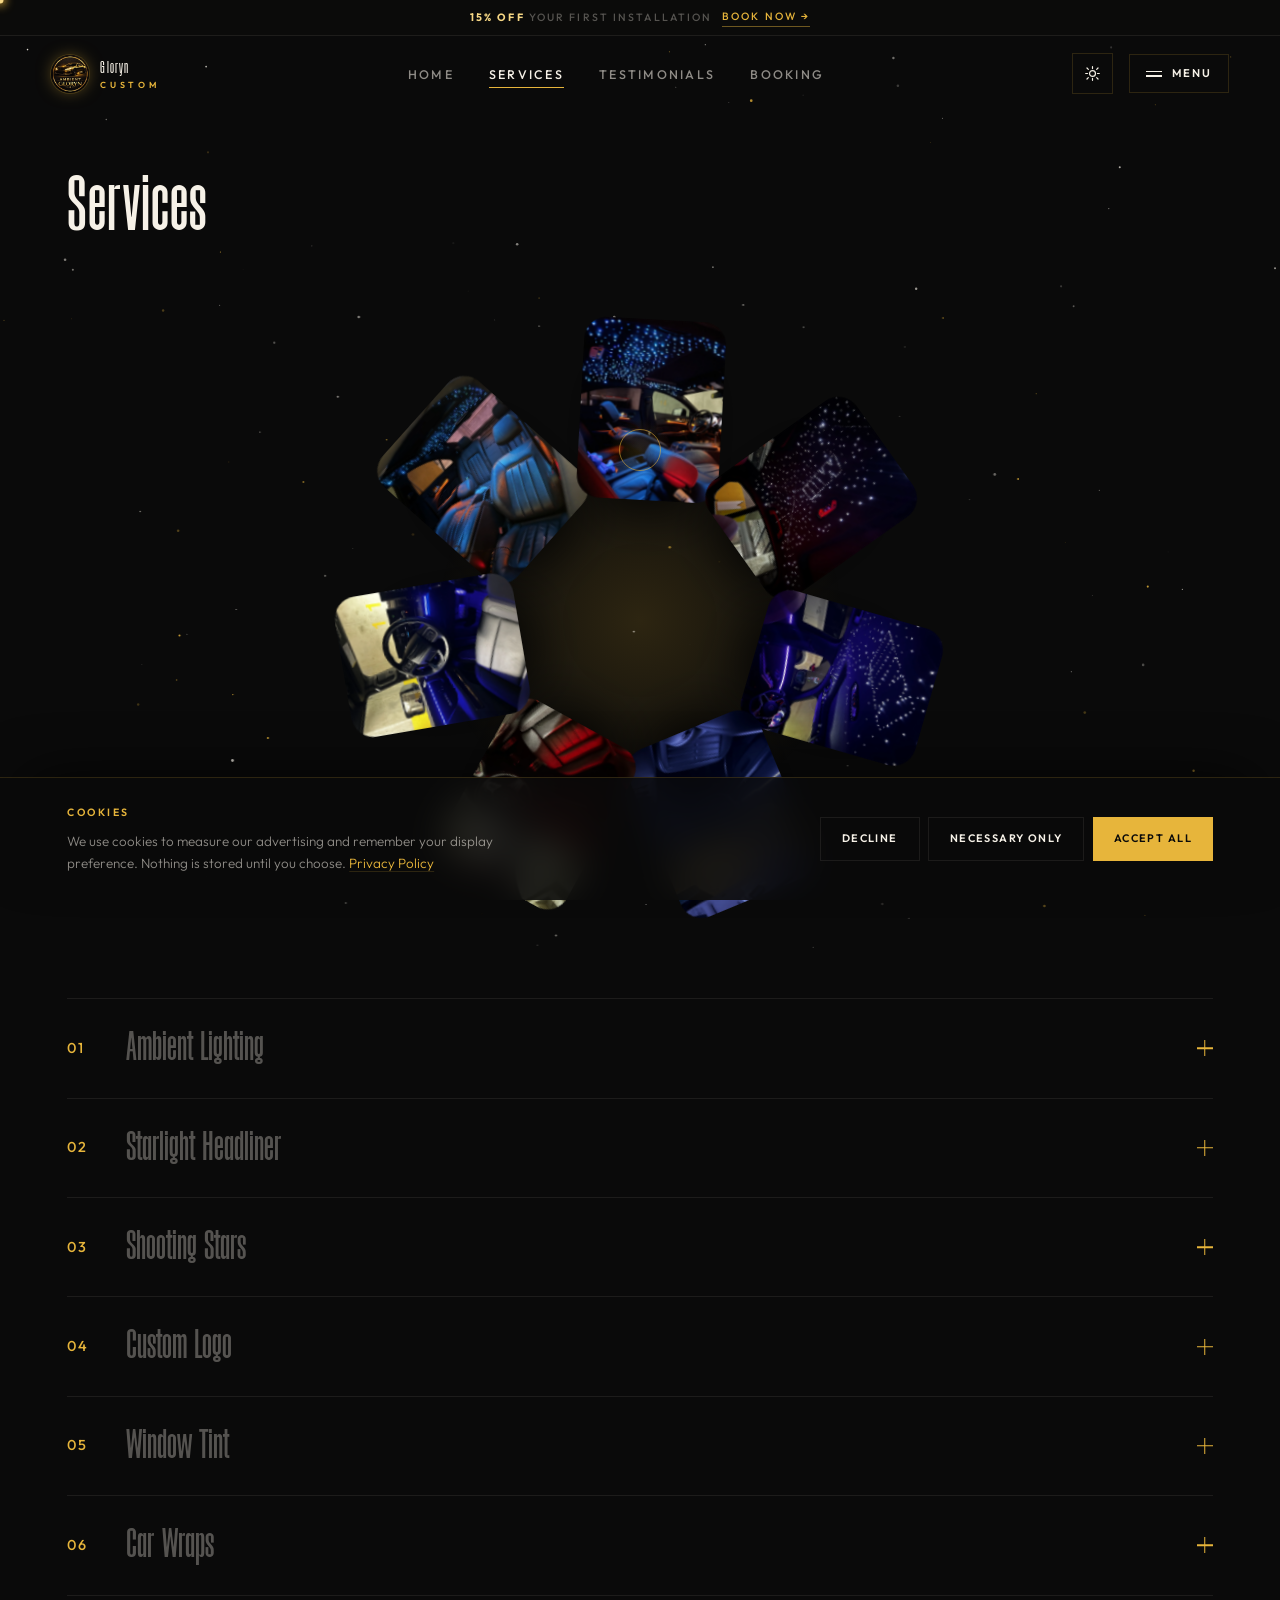
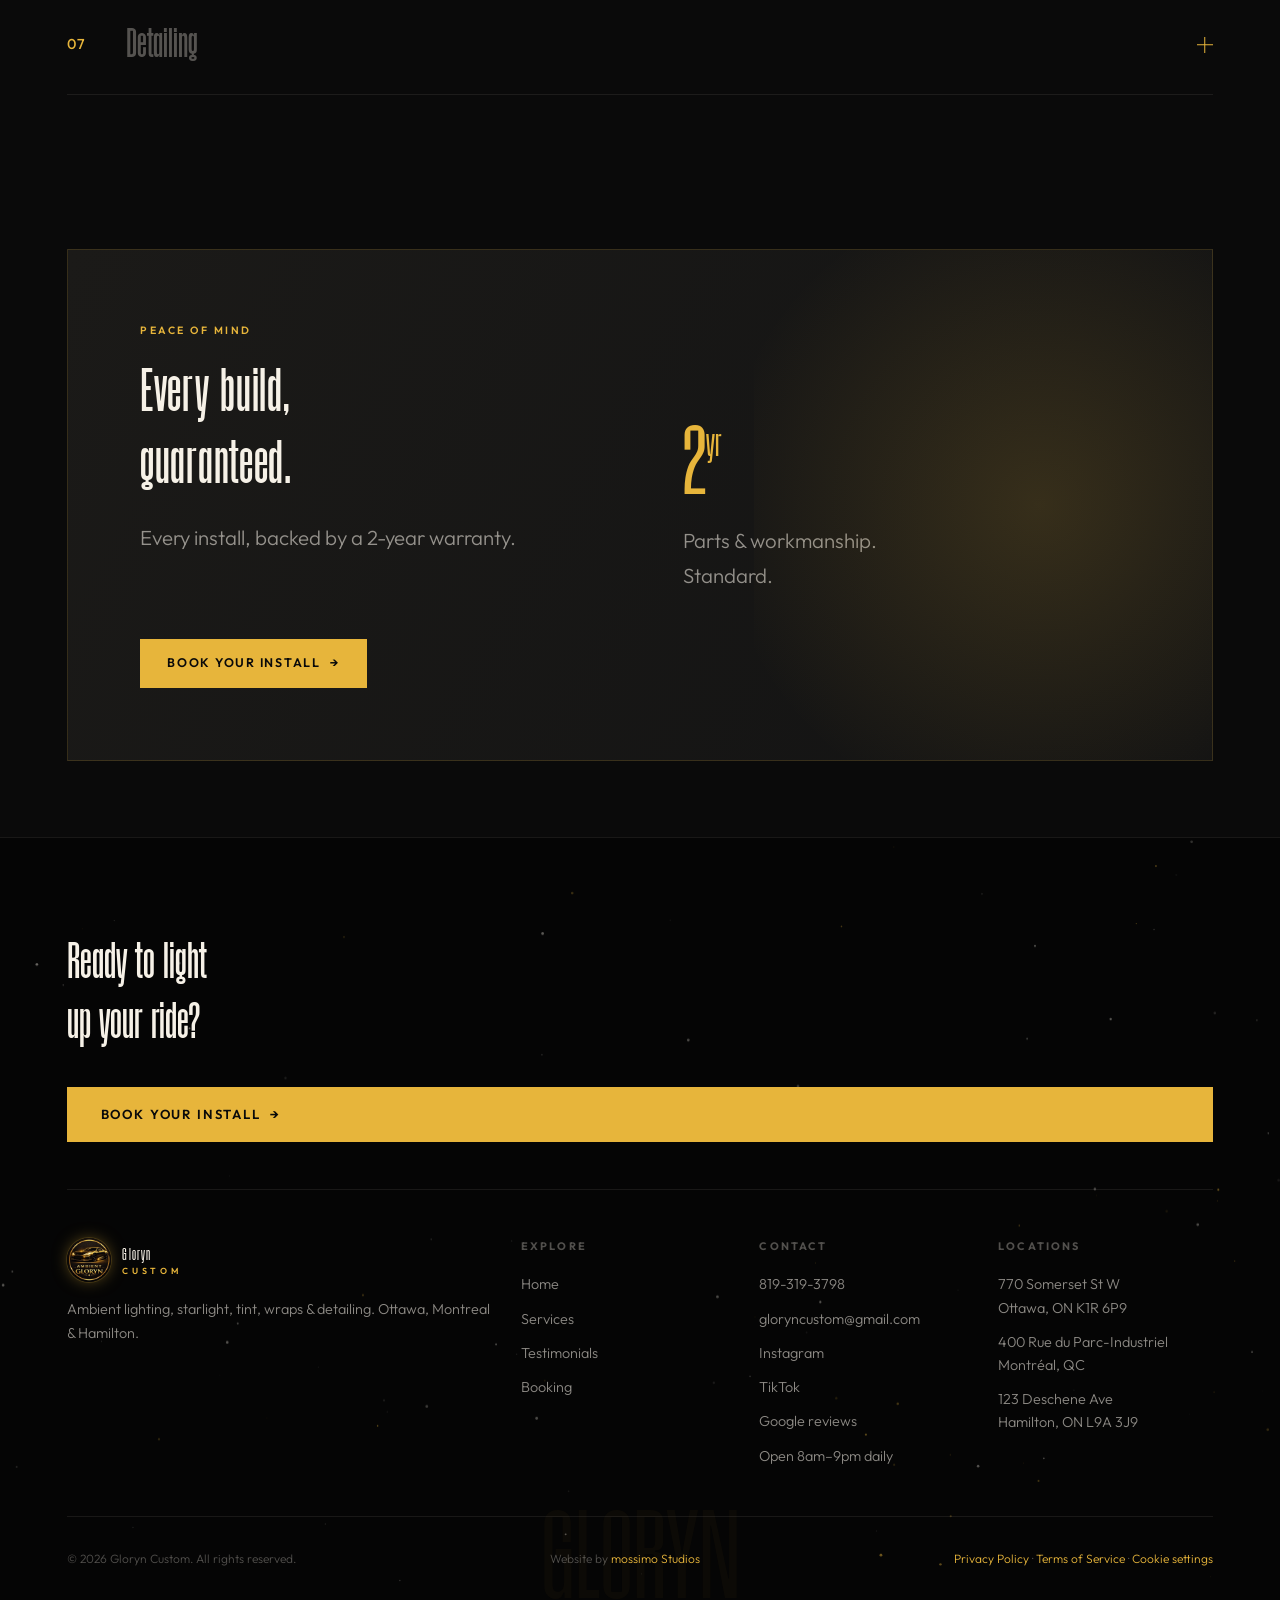
<file: services.html>
<!DOCTYPE html>
<html lang="en">
<head>
<meta charset="UTF-8" />
<meta name="viewport" content="width=device-width, initial-scale=1.0" />
<title>Services — Gloryn Custom | Ambient Lighting, Starlight, Tint, Wraps & Detailing</title>
<meta name="description" content="Explore Gloryn Custom services: ambient interior lighting, starlight headliners, shooting stars, custom logos, window tint, car wraps and detailing. Ottawa, Montreal & Hamilton. 2-year warranty." />
<meta name="theme-color" content="#0a0a0a" />
<!-- Google tag (gtag.js) — gated by Consent Mode v2; banner lives in assets/js/site.js -->
<script>
  window.dataLayer = window.dataLayer || [];
  function gtag(){dataLayer.push(arguments);}
  (function(){
    var c = null;
    try { c = localStorage.getItem('gc-consent'); } catch (e) {}
    var ads  = (c === 'all') ? 'granted' : 'denied';
    var func = (c === 'all' || c === 'necessary') ? 'granted' : 'denied';
    gtag('consent', 'default', {
      'ad_storage'            : ads,
      'ad_user_data'          : ads,
      'ad_personalization'    : ads,
      'analytics_storage'     : ads,
      'functionality_storage' : func,
      'personalization_storage': func,
      'security_storage'      : 'granted'
    });
  })();
  gtag('js', new Date());
  gtag('config', 'AW-18381454669');
</script>
<script async src="https://www.googletagmanager.com/gtag/js?id=AW-18381454669"></script>
<link rel="preconnect" href="https://fonts.googleapis.com">
<link rel="preconnect" href="https://fonts.gstatic.com" crossorigin>
<link rel="icon" href="assets/img/logo-512.webp" type="image/webp" />
<script>try{var c=localStorage.getItem('gc-consent');if((c==='all'||c==='necessary')&&localStorage.getItem('gc-theme')==='light')document.documentElement.dataset.theme='light';}catch(e){}</script>
<link rel="stylesheet" href="assets/css/site.css?v=25" />
</head>
<body>
<a href="#main" class="skip">Skip to content</a>

<!-- ============ topbar: navbar + promo ============ -->
<div class="topbar">
  <a class="promo" href="contact.html#book" aria-label="15% off your first installation — book now">
    <span><strong>15% off</strong> your first installation</span>
    <span class="promo-cta">Book now →</span>
  </a>
<header class="header">
  <div class="header-in">
    <a class="brand" href="index.html" aria-label="Gloryn Custom home">
      <img src="assets/img/logo-512.webp" alt="" width="38" height="38" />
      <span class="brand-name">Gloryn<small>Custom</small></span>
    </a>
    <nav class="nav-primary" aria-label="Primary">
      <ul>
        <li><a data-nav="index.html" href="index.html">Home</a></li>
        <li><a data-nav="services.html" href="services.html">Services</a></li>
        <li><a data-nav="testimonials.html" href="testimonials.html">Testimonials</a></li>
        <li><a data-nav="contact.html" href="contact.html">Booking</a></li>
      </ul>
    </nav>
    <div class="header-right">
      <button class="theme-btn" data-theme-toggle aria-label="Switch to light mode" aria-pressed="false" title="Toggle light / dark">
        <svg class="theme-ic theme-ic--sun" viewBox="0 0 24 24" fill="none" stroke="currentColor" stroke-width="1.7" stroke-linecap="round" aria-hidden="true"><circle cx="12" cy="12" r="4.2"/><path d="M12 2.4v2.6M12 19v2.6M4.2 4.2l1.9 1.9M17.9 17.9l1.9 1.9M2.4 12h2.6M19 12h2.6M4.2 19.8l1.9-1.9M17.9 6.1l1.9-1.9"/></svg>
        <svg class="theme-ic theme-ic--moon" viewBox="0 0 24 24" fill="none" stroke="currentColor" stroke-width="1.7" stroke-linecap="round" stroke-linejoin="round" aria-hidden="true"><path d="M20 14.4A8.2 8.2 0 1 1 9.6 4a6.4 6.4 0 0 0 10.4 10.4z"/></svg>
      </button>
      <button class="menu-btn" data-menu-open aria-label="Open menu">
        <span class="bars"><span></span><span></span></span><span class="menu-word">Menu</span>
      </button>
    </div>
  </div>
</header>
</div>

<!-- ============ nav overlay ============ -->
<div class="nav-menu" id="navMenu" aria-hidden="true">
  <canvas class="starfield" aria-hidden="true"></canvas>
  <div class="nav-top">
    <a class="brand" href="index.html"><img src="assets/img/logo-512.webp" alt="" width="38" height="38" /><span class="brand-name">Gloryn<small>Custom</small></span></a>
    <button class="nav-close" data-menu-close aria-label="Close menu">Close ✕</button>
  </div>
  <nav class="nav-mid shell" aria-label="Overlay">
    <ul class="nav-list">
      <li><a class="nav-item" href="index.html"><span class="idx">01</span><span class="lab">Home</span></a></li>
      <li><a class="nav-item" href="services.html"><span class="idx">02</span><span class="lab">Services</span></a></li>
      <li><a class="nav-item" href="testimonials.html"><span class="idx">03</span><span class="lab">Testimonials</span></a></li>
      <li><a class="nav-item" href="contact.html"><span class="idx">04</span><span class="lab">Booking</span></a></li>
    </ul>
  </nav>
  <div class="nav-bottom">
    <span>Ottawa · Montreal · Hamilton — Open 8am–9pm daily</span>
    <a href="tel:8193193798">819-319-3798 →</a>
  </div>
</div>

<main id="main">

  <!-- ============ page hero ============ -->
  <section class="page-hero">
    <canvas class="starfield" aria-hidden="true"></canvas>
    <div class="shell">
      <h1 class="display display-1 reveal-title" data-reveal-title data-gate>Services</h1>
    </div>
  </section>

  <!-- ============ services showcase — orbiting ring ============ -->
  <section class="section section--tight orbit-sec" aria-label="Services">
    <div class="shell">
      <div class="orbit-stage">
        <canvas class="starfield" aria-hidden="true"></canvas>
        <div class="orbit-tilt">
          <div class="orbit">
            <div class="gen-item"><img class="gen-img" src="assets/img/services/ambient.webp" alt="Ambient Lighting" loading="lazy" /><span class="gen-name">Ambient Lighting</span></div>
            <div class="gen-item"><img class="gen-img" src="assets/img/services/starlight.webp" alt="Starlight Headliner" loading="lazy" /><span class="gen-name">Starlight Headliner</span></div>
            <div class="gen-item"><img class="gen-img" src="assets/img/services/shooting.webp" alt="Shooting Stars" loading="lazy" /><span class="gen-name">Shooting Stars</span></div>
            <div class="gen-item"><img class="gen-img" src="assets/img/services/logo.webp" alt="Custom Logo" loading="lazy" /><span class="gen-name">Custom Logo</span></div>
            <div class="gen-item"><img class="gen-img" src="assets/img/services/tint.webp" alt="Window Tint" loading="lazy" /><span class="gen-name">Window Tint</span></div>
            <div class="gen-item"><img class="gen-img" src="assets/img/services/wrap.webp" alt="Car Wraps" loading="lazy" /><span class="gen-name">Car Wraps</span></div>
            <div class="gen-item"><img class="gen-img" src="assets/img/services/detailing.webp" alt="Detailing" loading="lazy" /><span class="gen-name">Detailing</span></div>
          </div>
        </div>
      </div>

      <!-- services accordion — same list as the homepage, expandable -->
      <div class="svc-acc">

        <div class="svc-acc-item" id="ambient">
          <button class="svc-acc-head" aria-expanded="false" aria-controls="acc-ambient">
            <span class="idx">01</span><span class="lab">Ambient Lighting</span><span class="svc-acc-ico" aria-hidden="true"></span>
          </button>
          <div class="svc-acc-panel" id="acc-ambient" role="region" aria-label="Ambient Lighting">
            <div class="svc-acc-inner"><div class="svc-acc-content">
              <p>App-controlled fiber-optic light through the dash, doors and footwells. Millions of colours, music sync, no visible wiring.</p>
              <div class="svc-acc-meta"><span class="svc-acc-chip">◷ ~1h30</span><span class="svc-acc-chip svc-acc-chip--muted">2-year warranty</span></div>
            </div></div>
          </div>
        </div>

        <div class="svc-acc-item" id="starlight">
          <button class="svc-acc-head" aria-expanded="false" aria-controls="acc-starlight">
            <span class="idx">02</span><span class="lab">Starlight Headliner</span><span class="svc-acc-ico" aria-hidden="true"></span>
          </button>
          <div class="svc-acc-panel" id="acc-starlight" role="region" aria-label="Starlight Headliner">
            <div class="svc-acc-inner"><div class="svc-acc-content">
              <p>Thousands of fiber-optic stars hand-woven into your headliner. Custom density, custom twinkle.</p>
              <div class="svc-acc-meta"><span class="svc-acc-chip">◷ 24–48h</span><span class="svc-acc-chip svc-acc-chip--muted">2-year warranty</span></div>
            </div></div>
          </div>
        </div>

        <div class="svc-acc-item" id="shooting">
          <button class="svc-acc-head" aria-expanded="false" aria-controls="acc-shooting">
            <span class="idx">03</span><span class="lab">Shooting Stars</span><span class="svc-acc-ico" aria-hidden="true"></span>
          </button>
          <div class="svc-acc-panel" id="acc-shooting" role="region" aria-label="Shooting Stars">
            <div class="svc-acc-inner"><div class="svc-acc-content">
              <p>Live meteor streaks across your headliner. The detail people remember.</p>
              <div class="svc-acc-meta"><span class="svc-acc-chip">Pairs with Starlight</span><span class="svc-acc-chip svc-acc-chip--muted">2-year warranty</span></div>
            </div></div>
          </div>
        </div>

        <div class="svc-acc-item" id="logo">
          <button class="svc-acc-head" aria-expanded="false" aria-controls="acc-logo">
            <span class="idx">04</span><span class="lab">Custom Logo</span><span class="svc-acc-ico" aria-hidden="true"></span>
          </button>
          <div class="svc-acc-panel" id="acc-logo" role="region" aria-label="Custom Logo">
            <div class="svc-acc-inner"><div class="svc-acc-content">
              <p>Your logo or initials, rendered in light. Illuminated panels and door projectors.</p>
              <div class="svc-acc-meta"><span class="svc-acc-chip">Fully custom</span><span class="svc-acc-chip svc-acc-chip--muted">2-year warranty</span></div>
            </div></div>
          </div>
        </div>

        <div class="svc-acc-item" id="tint">
          <button class="svc-acc-head" aria-expanded="false" aria-controls="acc-tint">
            <span class="idx">05</span><span class="lab">Window Tint</span><span class="svc-acc-ico" aria-hidden="true"></span>
          </button>
          <div class="svc-acc-panel" id="acc-tint" role="region" aria-label="Window Tint">
            <div class="svc-acc-inner"><div class="svc-acc-content">
              <p>Precision film. Real heat and UV rejection, installed clean.</p>
              <div class="svc-acc-meta"><span class="svc-acc-chip">◷ ~1h</span><span class="svc-acc-chip svc-acc-chip--muted">2-year warranty</span></div>
            </div></div>
          </div>
        </div>

        <div class="svc-acc-item" id="wraps">
          <button class="svc-acc-head" aria-expanded="false" aria-controls="acc-wraps">
            <span class="idx">06</span><span class="lab">Car Wraps</span><span class="svc-acc-ico" aria-hidden="true"></span>
          </button>
          <div class="svc-acc-panel" id="acc-wraps" role="region" aria-label="Car Wraps">
            <div class="svc-acc-inner"><div class="svc-acc-content">
              <p>Full and partial wraps and colour changes in premium film.</p>
              <div class="svc-acc-meta"><span class="svc-acc-chip">Contact for a quote</span><span class="svc-acc-chip svc-acc-chip--muted">Premium films</span></div>
            </div></div>
          </div>
        </div>

        <div class="svc-acc-item" id="detailing">
          <button class="svc-acc-head" aria-expanded="false" aria-controls="acc-detailing">
            <span class="idx">07</span><span class="lab">Detailing</span><span class="svc-acc-ico" aria-hidden="true"></span>
          </button>
          <div class="svc-acc-panel" id="acc-detailing" role="region" aria-label="Detailing">
            <div class="svc-acc-inner"><div class="svc-acc-content">
              <p>Interior and exterior detailing — the perfect canvas for light.</p>
              <div class="svc-acc-meta"><span class="svc-acc-chip">Interior &amp; exterior</span><span class="svc-acc-chip svc-acc-chip--muted">By appointment</span></div>
            </div></div>
          </div>
        </div>

      </div>

    </div>
  </section>

  <!-- ============ warranty band ============ -->
  <section class="section section--tight" aria-labelledby="w-h">
    <div class="shell">
      <div class="warranty reveal">
        <div class="split">
          <div class="intro">
            <span class="eyebrow"><span class="dot"></span>Peace of mind</span>
            <h2 class="display display-2" id="w-h">Every build,<br>guaranteed.</h2>
            <p class="lede">Every install, backed by a 2-year warranty.</p>
            <div class="mt-lg"><a class="btn btn--gold" href="contact.html">Book your install <span class="arrow">→</span></a></div>
          </div>
          <div style="display:flex;flex-direction:column;justify-content:center;align-items:flex-start;gap:.5rem">
            <div class="big">2<span style="font-size:.4em;vertical-align:super">yr</span></div>
            <div class="lede" style="max-width:22ch">Parts &amp; workmanship. Standard.</div>
          </div>
        </div>
      </div>
    </div>
  </section>

</main>

<!-- ============ footer ============ -->
<footer class="footer">
  <canvas class="starfield" aria-hidden="true"></canvas>
  <div class="shell footer-in">
    <div class="footer-cta">
      <h2>Ready to light<br>up your ride?</h2>
      <a class="btn btn--gold btn--lg" href="contact.html">Book your install <span class="arrow">→</span></a>
    </div>
    <div class="footer-cols">
      <div class="footer-brand">
        <a class="brand" href="index.html"><img src="assets/img/logo-512.webp" alt="" width="44" height="44" /><span class="brand-name">Gloryn<small>Custom</small></span></a>
        <p>Ambient lighting, starlight, tint, wraps &amp; detailing. Ottawa, Montreal &amp; Hamilton.</p>
      </div>
      <div class="footer-col">
        <h4>Explore</h4>
        <ul>
          <li><a href="index.html">Home</a></li>
          <li><a href="services.html">Services</a></li>
          <li><a href="testimonials.html">Testimonials</a></li>
          <li><a href="contact.html">Booking</a></li>
        </ul>
      </div>
      <div class="footer-col">
        <h4>Contact</h4>
        <ul>
          <li><a href="tel:8193193798">819-319-3798</a></li>
          <li><a href="mailto:gloryncustom@gmail.com">gloryncustom@gmail.com</a></li>
          <li><a href="https://www.instagram.com/gloryncustom/" target="_blank" rel="noopener">Instagram</a></li>
          <li><a href="https://www.tiktok.com/@gloryncustom" target="_blank" rel="noopener">TikTok</a></li>
          <li><a href="https://share.google/kh2nYeU2pTBoFxN5n" target="_blank" rel="noopener">Google reviews</a></li>
          <li>Open 8am–9pm daily</li>
        </ul>
      </div>
      <div class="footer-col">
        <h4>Locations</h4>
        <ul>
          <li>770 Somerset St W<br>Ottawa, ON K1R 6P9</li>
          <li>400 Rue du Parc-Industriel<br>Montréal, QC</li>
          <li>123 Deschene Ave<br>Hamilton, ON L9A 3J9</li>
        </ul>
      </div>
    </div>
    <div class="footer-legal">
      <span>© <span data-year>2026</span> Gloryn Custom. All rights reserved.</span>
      <span>Website by <a href="https://mossimo.studio/" target="_blank" rel="noopener">mossimo Studios</a></span>
      <span class="footer-legal__links"><a href="privacy.html">Privacy Policy</a> · <a href="terms.html">Terms of Service</a></span>
    </div>
  </div>
  <div class="footer-watermark" aria-hidden="true">GLORYN</div>
</footer>

<script src="assets/js/site.js?v=14" defer></script>
</body>
</html>
</file>
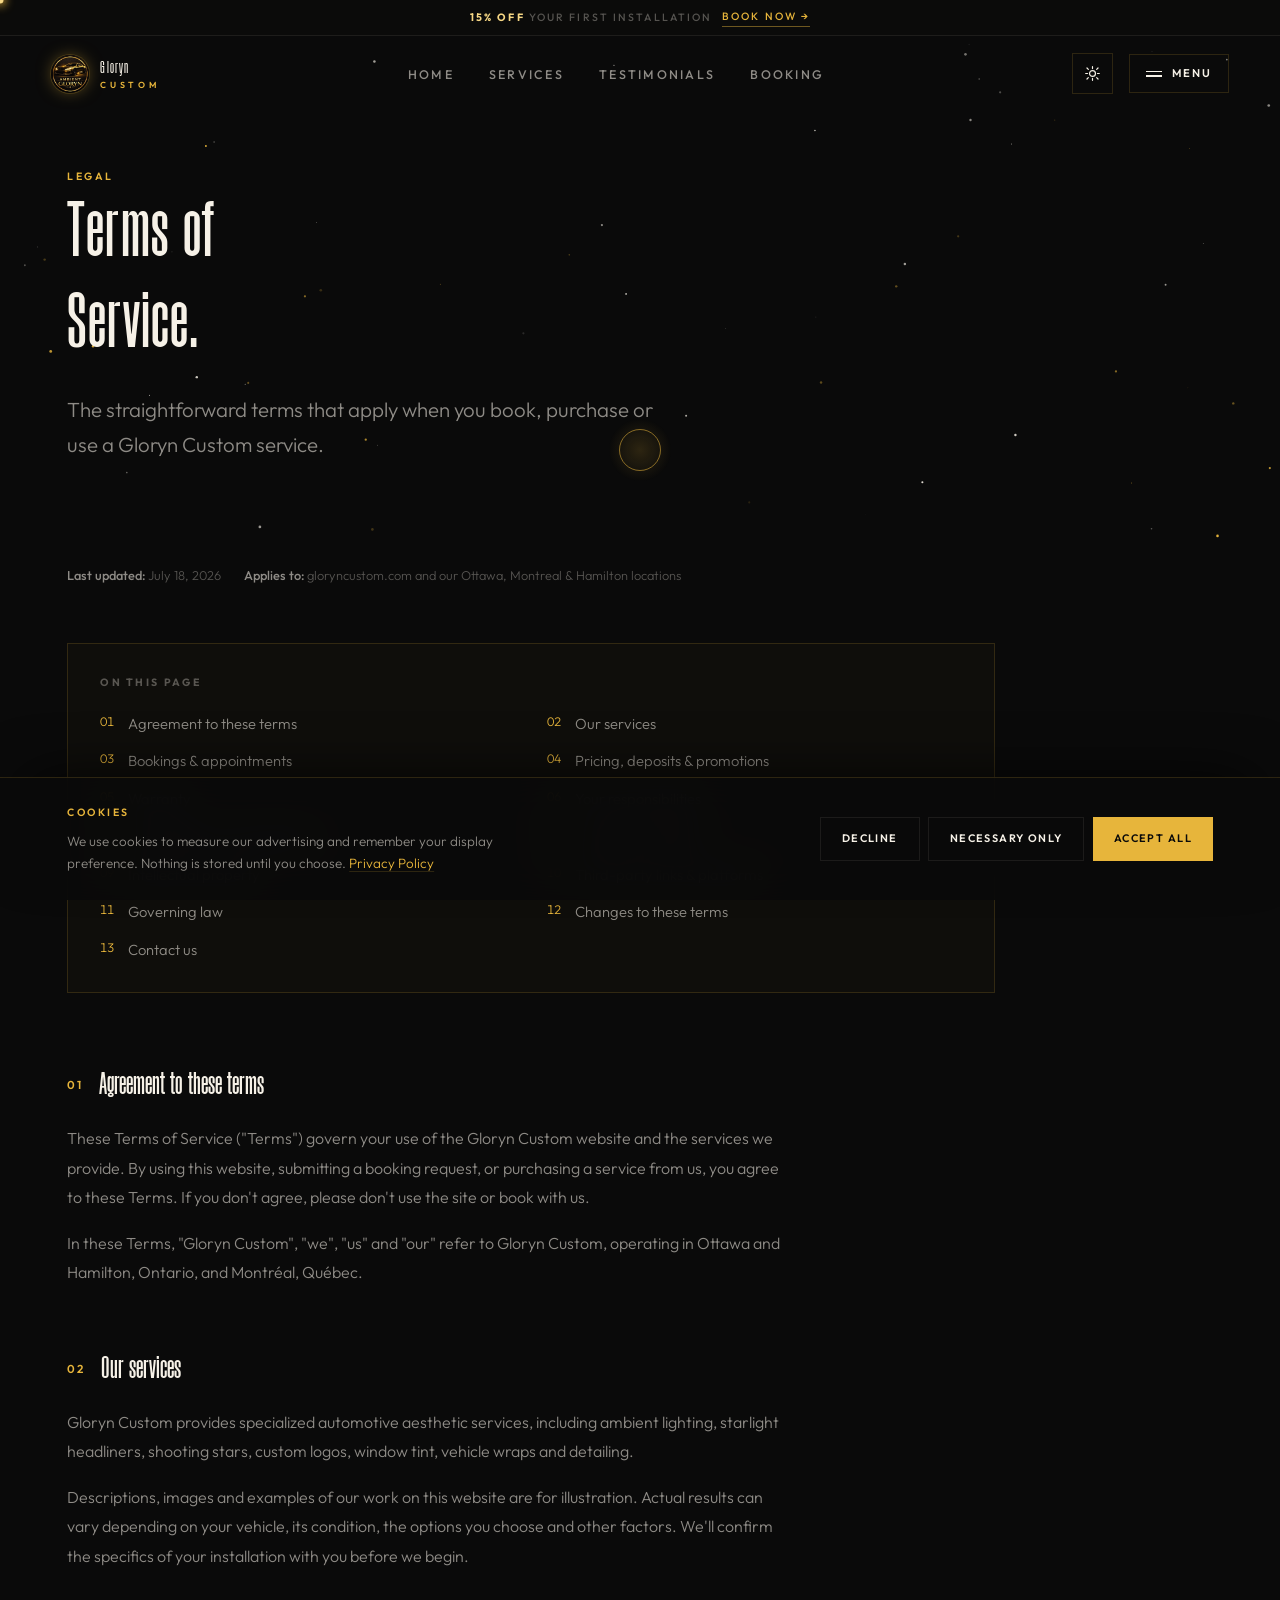
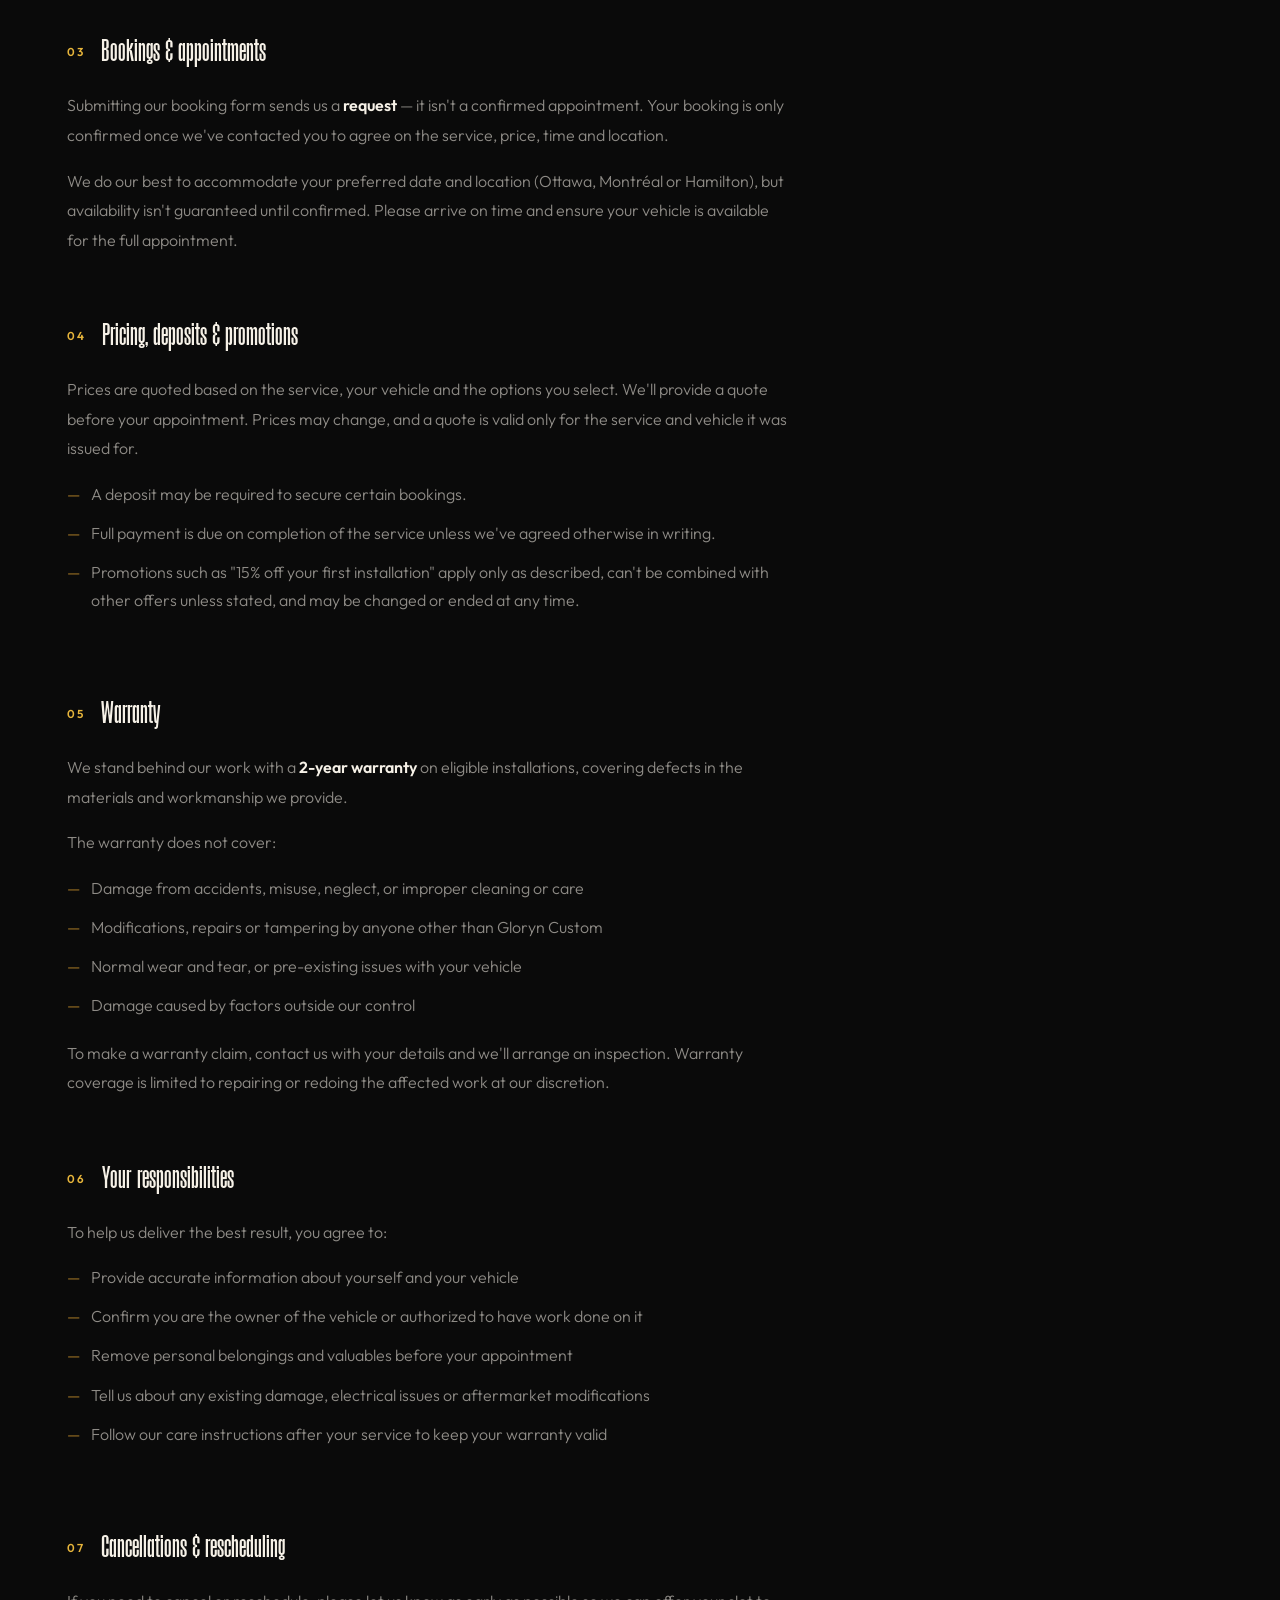
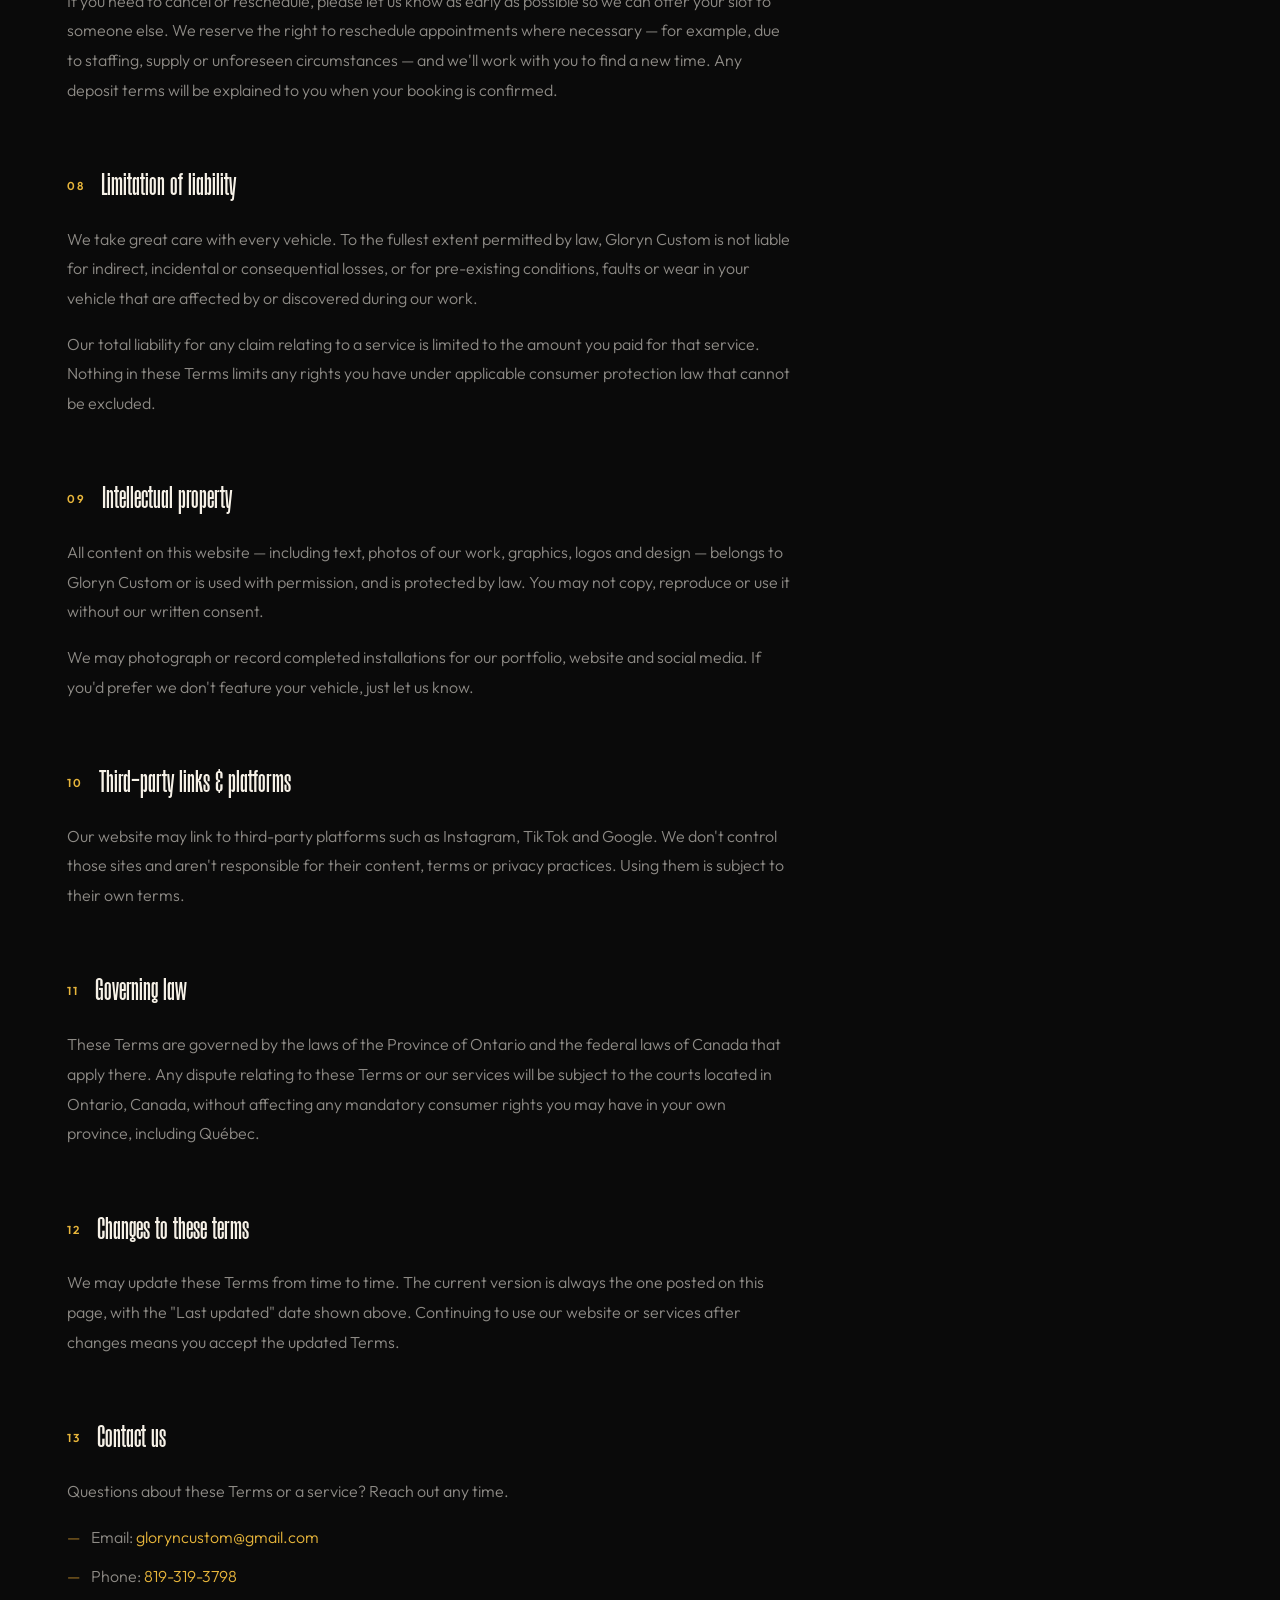
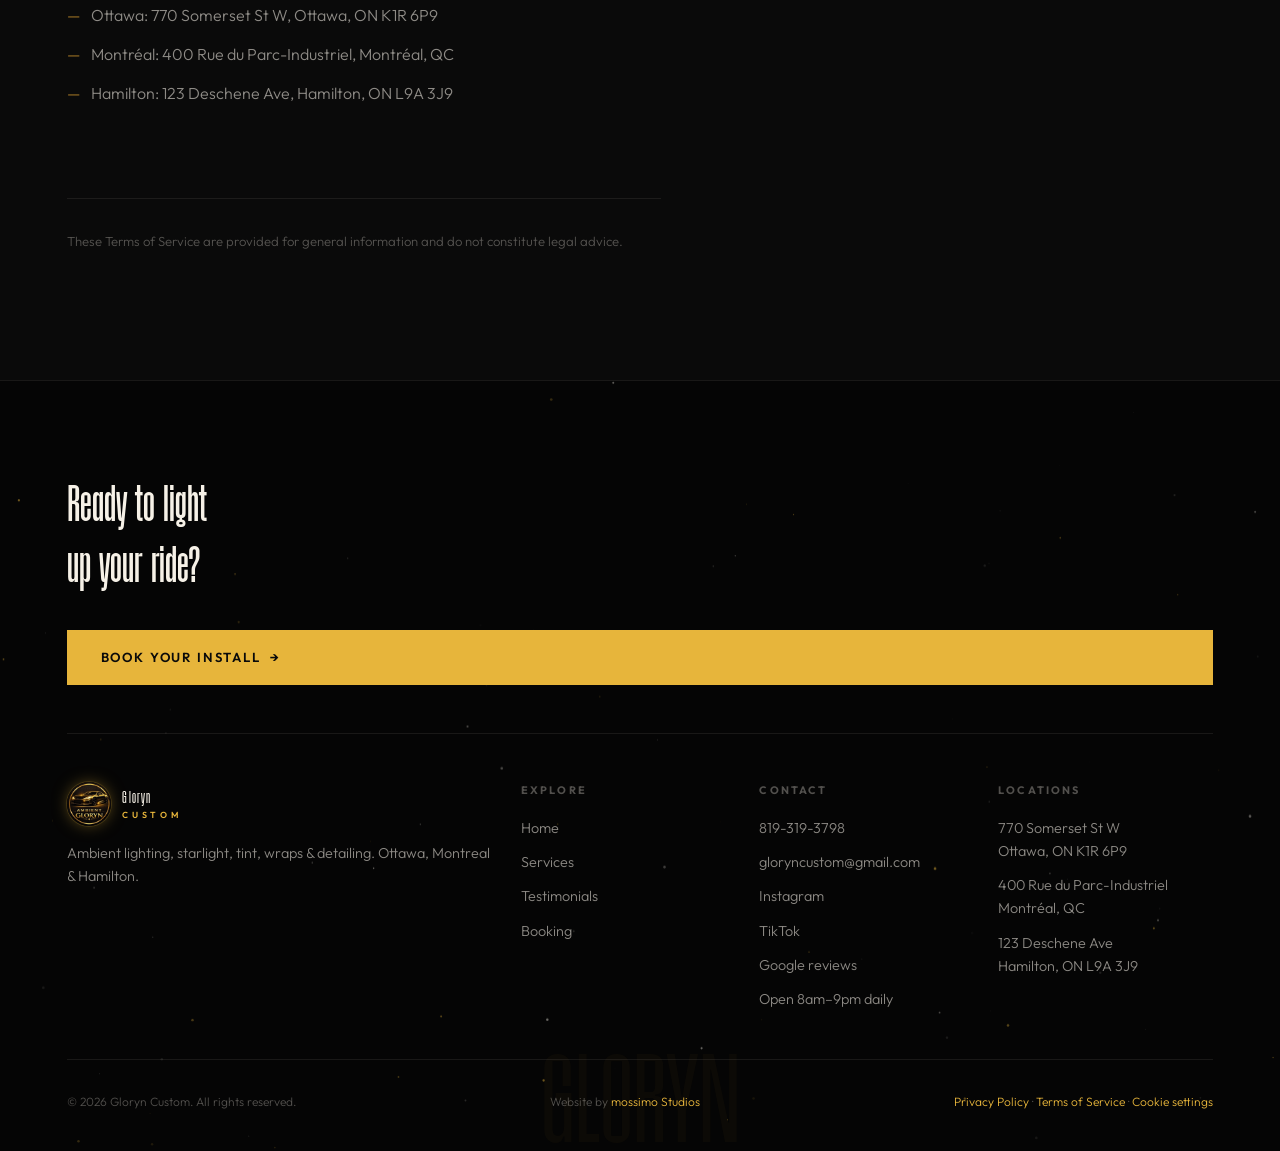
<file: terms.html>
<!DOCTYPE html>
<html lang="en">
<head>
<meta charset="UTF-8" />
<meta name="viewport" content="width=device-width, initial-scale=1.0" />
<title>Terms of Service — Gloryn Custom | Ottawa, Montreal &amp; Hamilton</title>
<meta name="description" content="The terms that apply when you book, purchase or use services from Gloryn Custom — bookings, pricing, warranty and more. Ottawa, Montreal &amp; Hamilton." />
<meta name="theme-color" content="#0a0a0a" />
<meta name="robots" content="index, follow" />
<!-- Google tag (gtag.js) — gated by Consent Mode v2; banner lives in assets/js/site.js -->
<script>
  window.dataLayer = window.dataLayer || [];
  function gtag(){dataLayer.push(arguments);}
  (function(){
    var c = null;
    try { c = localStorage.getItem('gc-consent'); } catch (e) {}
    var ads  = (c === 'all') ? 'granted' : 'denied';
    var func = (c === 'all' || c === 'necessary') ? 'granted' : 'denied';
    gtag('consent', 'default', {
      'ad_storage'            : ads,
      'ad_user_data'          : ads,
      'ad_personalization'    : ads,
      'analytics_storage'     : ads,
      'functionality_storage' : func,
      'personalization_storage': func,
      'security_storage'      : 'granted'
    });
  })();
  gtag('js', new Date());
  gtag('config', 'AW-18381454669');
</script>
<script async src="https://www.googletagmanager.com/gtag/js?id=AW-18381454669"></script>
<link rel="preconnect" href="https://fonts.googleapis.com">
<link rel="preconnect" href="https://fonts.gstatic.com" crossorigin>
<link rel="icon" href="assets/img/logo-512.webp" type="image/webp" />
<script>try{var c=localStorage.getItem('gc-consent');if((c==='all'||c==='necessary')&&localStorage.getItem('gc-theme')==='light')document.documentElement.dataset.theme='light';}catch(e){}</script>
<link rel="stylesheet" href="assets/css/site.css?v=25" />
</head>
<body>
<a href="#main" class="skip">Skip to content</a>

<!-- ============ topbar: navbar + promo ============ -->
<div class="topbar">
  <a class="promo" href="contact.html#book" aria-label="15% off your first installation — book now">
    <span><strong>15% off</strong> your first installation</span>
    <span class="promo-cta">Book now →</span>
  </a>
<header class="header">
  <div class="header-in">
    <a class="brand" href="index.html" aria-label="Gloryn Custom home">
      <img src="assets/img/logo-512.webp" alt="" width="38" height="38" />
      <span class="brand-name">Gloryn<small>Custom</small></span>
    </a>
    <nav class="nav-primary" aria-label="Primary">
      <ul>
        <li><a data-nav="index.html" href="index.html">Home</a></li>
        <li><a data-nav="services.html" href="services.html">Services</a></li>
        <li><a data-nav="testimonials.html" href="testimonials.html">Testimonials</a></li>
        <li><a data-nav="contact.html" href="contact.html">Booking</a></li>
      </ul>
    </nav>
    <div class="header-right">
      <button class="theme-btn" data-theme-toggle aria-label="Switch to light mode" aria-pressed="false" title="Toggle light / dark">
        <svg class="theme-ic theme-ic--sun" viewBox="0 0 24 24" fill="none" stroke="currentColor" stroke-width="1.7" stroke-linecap="round" aria-hidden="true"><circle cx="12" cy="12" r="4.2"/><path d="M12 2.4v2.6M12 19v2.6M4.2 4.2l1.9 1.9M17.9 17.9l1.9 1.9M2.4 12h2.6M19 12h2.6M4.2 19.8l1.9-1.9M17.9 6.1l1.9-1.9"/></svg>
        <svg class="theme-ic theme-ic--moon" viewBox="0 0 24 24" fill="none" stroke="currentColor" stroke-width="1.7" stroke-linecap="round" stroke-linejoin="round" aria-hidden="true"><path d="M20 14.4A8.2 8.2 0 1 1 9.6 4a6.4 6.4 0 0 0 10.4 10.4z"/></svg>
      </button>
      <button class="menu-btn" data-menu-open aria-label="Open menu">
        <span class="bars"><span></span><span></span></span><span class="menu-word">Menu</span>
      </button>
    </div>
  </div>
</header>
</div>

<!-- ============ nav overlay ============ -->
<div class="nav-menu" id="navMenu" aria-hidden="true">
  <canvas class="starfield" aria-hidden="true"></canvas>
  <div class="nav-top">
    <a class="brand" href="index.html"><img src="assets/img/logo-512.webp" alt="" width="38" height="38" /><span class="brand-name">Gloryn<small>Custom</small></span></a>
    <button class="nav-close" data-menu-close aria-label="Close menu">Close ✕</button>
  </div>
  <nav class="nav-mid shell" aria-label="Overlay">
    <ul class="nav-list">
      <li><a class="nav-item" href="index.html"><span class="idx">01</span><span class="lab">Home</span></a></li>
      <li><a class="nav-item" href="services.html"><span class="idx">02</span><span class="lab">Services</span></a></li>
      <li><a class="nav-item" href="testimonials.html"><span class="idx">03</span><span class="lab">Testimonials</span></a></li>
      <li><a class="nav-item" href="contact.html"><span class="idx">04</span><span class="lab">Booking</span></a></li>
    </ul>
  </nav>
  <div class="nav-bottom">
    <span>Ottawa · Montreal · Hamilton — Open 8am–9pm daily</span>
    <a href="tel:8193193798">819-319-3798 →</a>
  </div>
</div>

<main id="main">

  <!-- ============ page hero ============ -->
  <section class="page-hero">
    <canvas class="starfield" aria-hidden="true"></canvas>
    <div class="shell">
      <span class="eyebrow reveal" data-gate><span class="dot"></span>Legal</span>
      <h1 class="display display-1 reveal-title" data-reveal-title data-gate>Terms of<br>Service.</h1>
      <p class="lede reveal" data-gate style="--rd:200ms">The straightforward terms that apply when you book, purchase or use a Gloryn Custom service.</p>
    </div>
  </section>

  <!-- ============ legal content ============ -->
  <section class="section" style="padding-top:0" aria-label="Terms of service">
    <div class="shell">
      <div class="legal">

        <div class="legal__meta">
          <span><strong>Last updated:</strong> July 18, 2026</span>
          <span><strong>Applies to:</strong> gloryncustom.com and our Ottawa, Montreal &amp; Hamilton locations</span>
        </div>

        <nav class="legal__toc" aria-label="On this page">
          <h2>On this page</h2>
          <ol>
            <li><a href="#agreement">Agreement to these terms</a></li>
            <li><a href="#services">Our services</a></li>
            <li><a href="#bookings">Bookings &amp; appointments</a></li>
            <li><a href="#pricing">Pricing, deposits &amp; promotions</a></li>
            <li><a href="#warranty">Warranty</a></li>
            <li><a href="#responsibilities">Your responsibilities</a></li>
            <li><a href="#cancellations">Cancellations &amp; rescheduling</a></li>
            <li><a href="#liability">Limitation of liability</a></li>
            <li><a href="#ip">Intellectual property</a></li>
            <li><a href="#thirdparty">Third-party links &amp; platforms</a></li>
            <li><a href="#law">Governing law</a></li>
            <li><a href="#changes">Changes to these terms</a></li>
            <li><a href="#contact">Contact us</a></li>
          </ol>
        </nav>

        <div class="legal__body">

          <article class="legal-block" id="agreement">
            <h2><span class="idx">01</span>Agreement to these terms</h2>
            <p>These Terms of Service ("Terms") govern your use of the Gloryn Custom website and the services we provide. By using this website, submitting a booking request, or purchasing a service from us, you agree to these Terms. If you don't agree, please don't use the site or book with us.</p>
            <p>In these Terms, "Gloryn Custom", "we", "us" and "our" refer to Gloryn Custom, operating in Ottawa and Hamilton, Ontario, and Montréal, Québec.</p>
          </article>

          <article class="legal-block" id="services">
            <h2><span class="idx">02</span>Our services</h2>
            <p>Gloryn Custom provides specialized automotive aesthetic services, including ambient lighting, starlight headliners, shooting stars, custom logos, window tint, vehicle wraps and detailing.</p>
            <p>Descriptions, images and examples of our work on this website are for illustration. Actual results can vary depending on your vehicle, its condition, the options you choose and other factors. We'll confirm the specifics of your installation with you before we begin.</p>
          </article>

          <article class="legal-block" id="bookings">
            <h2><span class="idx">03</span>Bookings &amp; appointments</h2>
            <p>Submitting our booking form sends us a <strong>request</strong> — it isn't a confirmed appointment. Your booking is only confirmed once we've contacted you to agree on the service, price, time and location.</p>
            <p>We do our best to accommodate your preferred date and location (Ottawa, Montréal or Hamilton), but availability isn't guaranteed until confirmed. Please arrive on time and ensure your vehicle is available for the full appointment.</p>
          </article>

          <article class="legal-block" id="pricing">
            <h2><span class="idx">04</span>Pricing, deposits &amp; promotions</h2>
            <p>Prices are quoted based on the service, your vehicle and the options you select. We'll provide a quote before your appointment. Prices may change, and a quote is valid only for the service and vehicle it was issued for.</p>
            <ul>
              <li>A deposit may be required to secure certain bookings.</li>
              <li>Full payment is due on completion of the service unless we've agreed otherwise in writing.</li>
              <li>Promotions such as "15% off your first installation" apply only as described, can't be combined with other offers unless stated, and may be changed or ended at any time.</li>
            </ul>
          </article>

          <article class="legal-block" id="warranty">
            <h2><span class="idx">05</span>Warranty</h2>
            <p>We stand behind our work with a <strong>2-year warranty</strong> on eligible installations, covering defects in the materials and workmanship we provide.</p>
            <p>The warranty does not cover:</p>
            <ul>
              <li>Damage from accidents, misuse, neglect, or improper cleaning or care</li>
              <li>Modifications, repairs or tampering by anyone other than Gloryn Custom</li>
              <li>Normal wear and tear, or pre-existing issues with your vehicle</li>
              <li>Damage caused by factors outside our control</li>
            </ul>
            <p>To make a warranty claim, contact us with your details and we'll arrange an inspection. Warranty coverage is limited to repairing or redoing the affected work at our discretion.</p>
          </article>

          <article class="legal-block" id="responsibilities">
            <h2><span class="idx">06</span>Your responsibilities</h2>
            <p>To help us deliver the best result, you agree to:</p>
            <ul>
              <li>Provide accurate information about yourself and your vehicle</li>
              <li>Confirm you are the owner of the vehicle or authorized to have work done on it</li>
              <li>Remove personal belongings and valuables before your appointment</li>
              <li>Tell us about any existing damage, electrical issues or aftermarket modifications</li>
              <li>Follow our care instructions after your service to keep your warranty valid</li>
            </ul>
          </article>

          <article class="legal-block" id="cancellations">
            <h2><span class="idx">07</span>Cancellations &amp; rescheduling</h2>
            <p>If you need to cancel or reschedule, please let us know as early as possible so we can offer your slot to someone else. We reserve the right to reschedule appointments where necessary — for example, due to staffing, supply or unforeseen circumstances — and we'll work with you to find a new time. Any deposit terms will be explained to you when your booking is confirmed.</p>
          </article>

          <article class="legal-block" id="liability">
            <h2><span class="idx">08</span>Limitation of liability</h2>
            <p>We take great care with every vehicle. To the fullest extent permitted by law, Gloryn Custom is not liable for indirect, incidental or consequential losses, or for pre-existing conditions, faults or wear in your vehicle that are affected by or discovered during our work.</p>
            <p>Our total liability for any claim relating to a service is limited to the amount you paid for that service. Nothing in these Terms limits any rights you have under applicable consumer protection law that cannot be excluded.</p>
          </article>

          <article class="legal-block" id="ip">
            <h2><span class="idx">09</span>Intellectual property</h2>
            <p>All content on this website — including text, photos of our work, graphics, logos and design — belongs to Gloryn Custom or is used with permission, and is protected by law. You may not copy, reproduce or use it without our written consent.</p>
            <p>We may photograph or record completed installations for our portfolio, website and social media. If you'd prefer we don't feature your vehicle, just let us know.</p>
          </article>

          <article class="legal-block" id="thirdparty">
            <h2><span class="idx">10</span>Third-party links &amp; platforms</h2>
            <p>Our website may link to third-party platforms such as Instagram, TikTok and Google. We don't control those sites and aren't responsible for their content, terms or privacy practices. Using them is subject to their own terms.</p>
          </article>

          <article class="legal-block" id="law">
            <h2><span class="idx">11</span>Governing law</h2>
            <p>These Terms are governed by the laws of the Province of Ontario and the federal laws of Canada that apply there. Any dispute relating to these Terms or our services will be subject to the courts located in Ontario, Canada, without affecting any mandatory consumer rights you may have in your own province, including Québec.</p>
          </article>

          <article class="legal-block" id="changes">
            <h2><span class="idx">12</span>Changes to these terms</h2>
            <p>We may update these Terms from time to time. The current version is always the one posted on this page, with the "Last updated" date shown above. Continuing to use our website or services after changes means you accept the updated Terms.</p>
          </article>

          <article class="legal-block" id="contact">
            <h2><span class="idx">13</span>Contact us</h2>
            <p>Questions about these Terms or a service? Reach out any time.</p>
            <ul>
              <li>Email: <a href="mailto:gloryncustom@gmail.com">gloryncustom@gmail.com</a></li>
              <li>Phone: <a href="tel:8193193798">819-319-3798</a></li>
              <li>Ottawa: 770 Somerset St W, Ottawa, ON K1R 6P9</li>
              <li>Montréal: 400 Rue du Parc-Industriel, Montréal, QC</li>
              <li>Hamilton: 123 Deschene Ave, Hamilton, ON L9A 3J9</li>
            </ul>
          </article>

        </div>

        <p class="legal__foot">These Terms of Service are provided for general information and do not constitute legal advice.</p>

      </div>
    </div>
  </section>

</main>

<!-- ============ footer ============ -->
<footer class="footer">
  <canvas class="starfield" aria-hidden="true"></canvas>
  <div class="shell footer-in">
    <div class="footer-cta">
      <h2>Ready to light<br>up your ride?</h2>
      <a class="btn btn--gold btn--lg" href="contact.html">Book your install <span class="arrow">→</span></a>
    </div>
    <div class="footer-cols">
      <div class="footer-brand">
        <a class="brand" href="index.html"><img src="assets/img/logo-512.webp" alt="" width="44" height="44" /><span class="brand-name">Gloryn<small>Custom</small></span></a>
        <p>Ambient lighting, starlight, tint, wraps &amp; detailing. Ottawa, Montreal &amp; Hamilton.</p>
      </div>
      <div class="footer-col">
        <h4>Explore</h4>
        <ul>
          <li><a href="index.html">Home</a></li>
          <li><a href="services.html">Services</a></li>
          <li><a href="testimonials.html">Testimonials</a></li>
          <li><a href="contact.html">Booking</a></li>
        </ul>
      </div>
      <div class="footer-col">
        <h4>Contact</h4>
        <ul>
          <li><a href="tel:8193193798">819-319-3798</a></li>
          <li><a href="mailto:gloryncustom@gmail.com">gloryncustom@gmail.com</a></li>
          <li><a href="https://www.instagram.com/gloryncustom/" target="_blank" rel="noopener">Instagram</a></li>
          <li><a href="https://www.tiktok.com/@gloryncustom" target="_blank" rel="noopener">TikTok</a></li>
          <li><a href="https://share.google/kh2nYeU2pTBoFxN5n" target="_blank" rel="noopener">Google reviews</a></li>
          <li>Open 8am–9pm daily</li>
        </ul>
      </div>
      <div class="footer-col">
        <h4>Locations</h4>
        <ul>
          <li>770 Somerset St W<br>Ottawa, ON K1R 6P9</li>
          <li>400 Rue du Parc-Industriel<br>Montréal, QC</li>
          <li>123 Deschene Ave<br>Hamilton, ON L9A 3J9</li>
        </ul>
      </div>
    </div>
    <div class="footer-legal">
      <span>© <span data-year>2026</span> Gloryn Custom. All rights reserved.</span>
      <span>Website by <a href="https://mossimo.studio/" target="_blank" rel="noopener">mossimo Studios</a></span>
      <span class="footer-legal__links"><a href="privacy.html">Privacy Policy</a> · <a href="terms.html">Terms of Service</a></span>
    </div>
  </div>
  <div class="footer-watermark" aria-hidden="true">GLORYN</div>
</footer>

<script src="assets/js/site.js?v=14" defer></script>
</body>
</html>
</file>
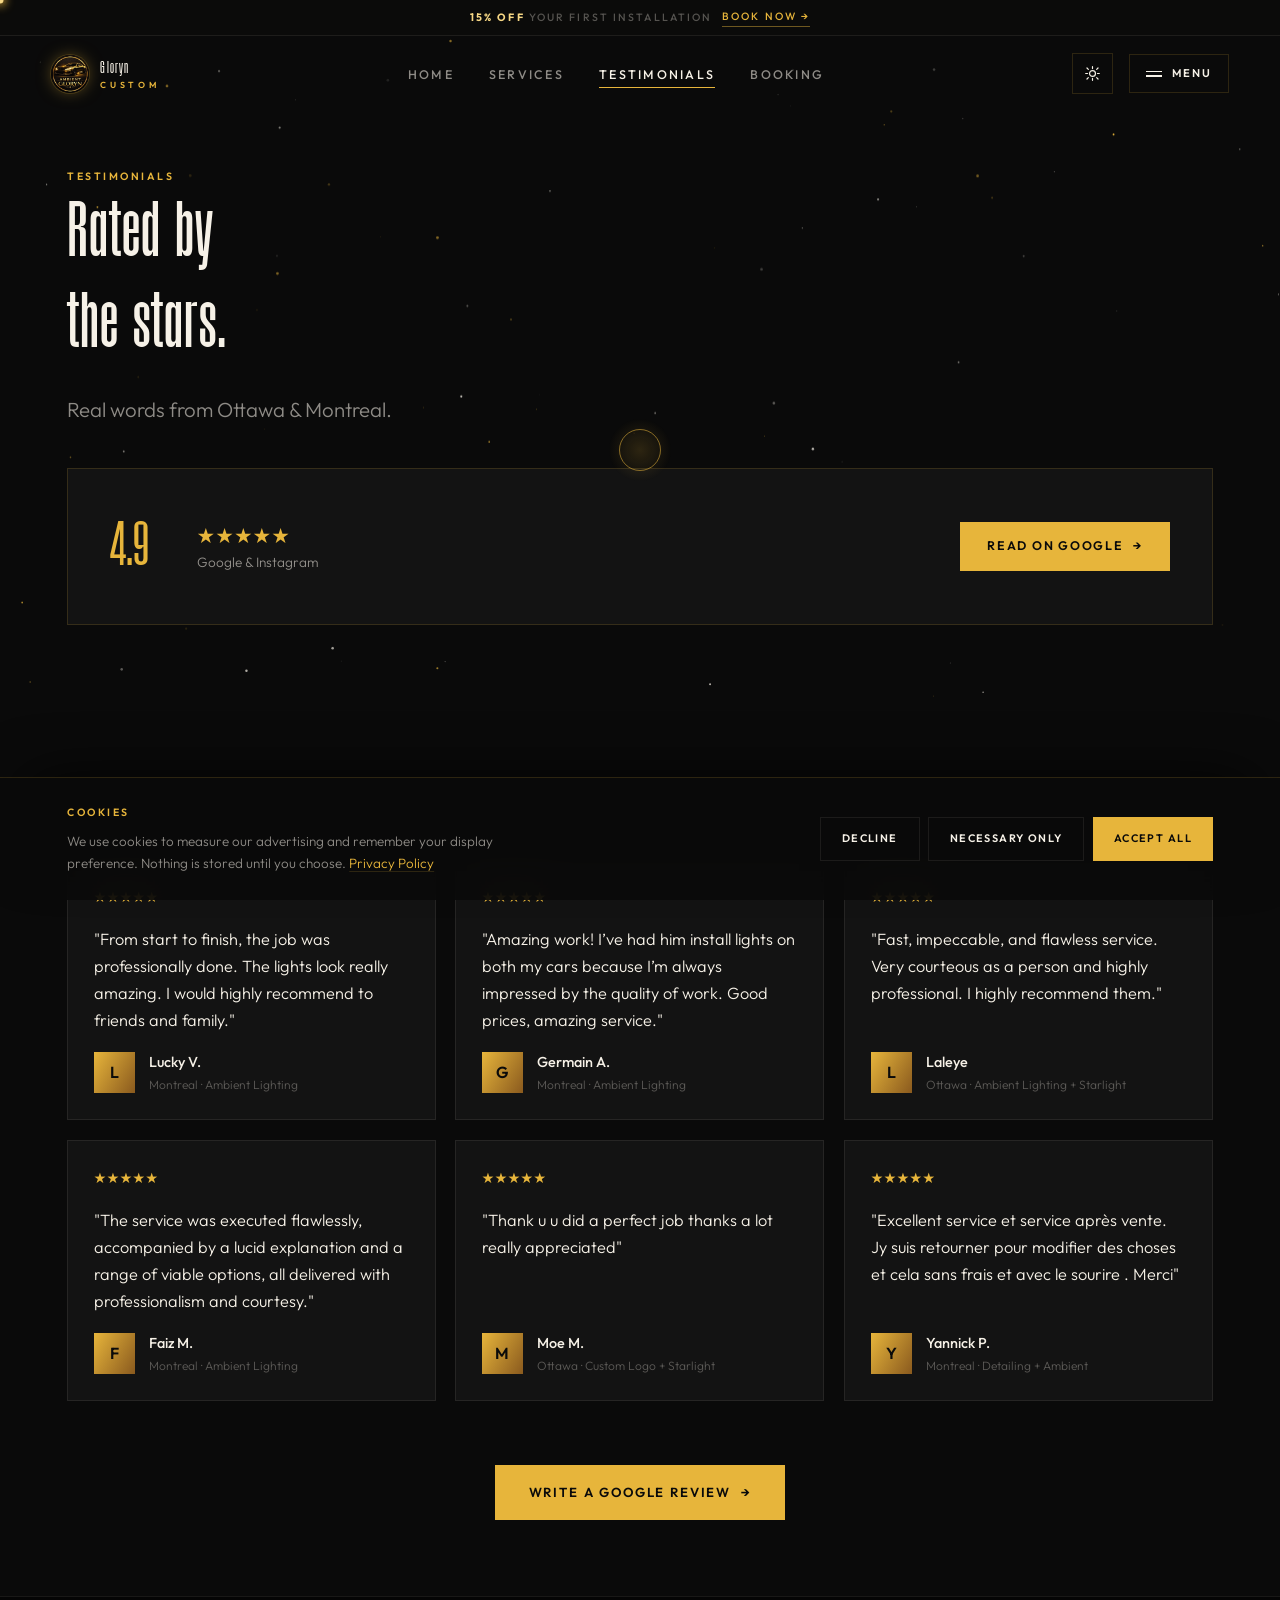
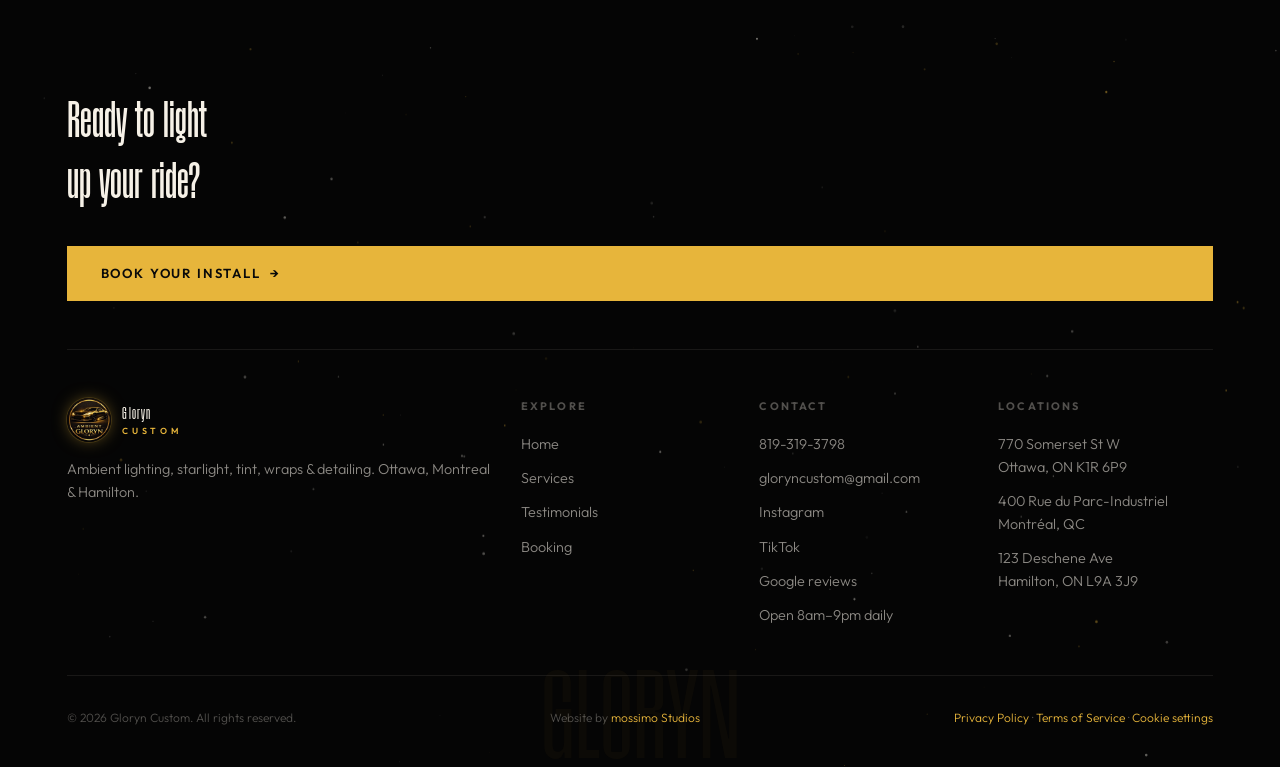
<file: testimonials.html>
<!DOCTYPE html>
<html lang="en">
<head>
<meta charset="UTF-8" />
<meta name="viewport" content="width=device-width, initial-scale=1.0" />
<title>Testimonials — Gloryn Custom | 5-Star Ambient Lighting & Starlight Reviews</title>
<meta name="description" content="See what Gloryn Custom clients across Ottawa and Montreal say about their ambient lighting, starlight headliner, tint and wrap installs. Leave us a Google review." />
<meta name="theme-color" content="#0a0a0a" />
<!-- Google tag (gtag.js) — gated by Consent Mode v2; banner lives in assets/js/site.js -->
<script>
  window.dataLayer = window.dataLayer || [];
  function gtag(){dataLayer.push(arguments);}
  (function(){
    var c = null;
    try { c = localStorage.getItem('gc-consent'); } catch (e) {}
    var ads  = (c === 'all') ? 'granted' : 'denied';
    var func = (c === 'all' || c === 'necessary') ? 'granted' : 'denied';
    gtag('consent', 'default', {
      'ad_storage'            : ads,
      'ad_user_data'          : ads,
      'ad_personalization'    : ads,
      'analytics_storage'     : ads,
      'functionality_storage' : func,
      'personalization_storage': func,
      'security_storage'      : 'granted'
    });
  })();
  gtag('js', new Date());
  gtag('config', 'AW-18381454669');
</script>
<script async src="https://www.googletagmanager.com/gtag/js?id=AW-18381454669"></script>
<link rel="preconnect" href="https://fonts.googleapis.com">
<link rel="preconnect" href="https://fonts.gstatic.com" crossorigin>
<link rel="icon" href="assets/img/logo-512.webp" type="image/webp" />
<script>try{var c=localStorage.getItem('gc-consent');if((c==='all'||c==='necessary')&&localStorage.getItem('gc-theme')==='light')document.documentElement.dataset.theme='light';}catch(e){}</script>
<link rel="stylesheet" href="assets/css/site.css?v=25" />
</head>
<body>
<a href="#main" class="skip">Skip to content</a>

<!-- ============ topbar: navbar + promo ============ -->
<div class="topbar">
  <a class="promo" href="contact.html#book" aria-label="15% off your first installation — book now">
    <span><strong>15% off</strong> your first installation</span>
    <span class="promo-cta">Book now →</span>
  </a>
<header class="header">
  <div class="header-in">
    <a class="brand" href="index.html" aria-label="Gloryn Custom home">
      <img src="assets/img/logo-512.webp" alt="" width="38" height="38" />
      <span class="brand-name">Gloryn<small>Custom</small></span>
    </a>
    <nav class="nav-primary" aria-label="Primary">
      <ul>
        <li><a data-nav="index.html" href="index.html">Home</a></li>
        <li><a data-nav="services.html" href="services.html">Services</a></li>
        <li><a data-nav="testimonials.html" href="testimonials.html">Testimonials</a></li>
        <li><a data-nav="contact.html" href="contact.html">Booking</a></li>
      </ul>
    </nav>
    <div class="header-right">
      <button class="theme-btn" data-theme-toggle aria-label="Switch to light mode" aria-pressed="false" title="Toggle light / dark">
        <svg class="theme-ic theme-ic--sun" viewBox="0 0 24 24" fill="none" stroke="currentColor" stroke-width="1.7" stroke-linecap="round" aria-hidden="true"><circle cx="12" cy="12" r="4.2"/><path d="M12 2.4v2.6M12 19v2.6M4.2 4.2l1.9 1.9M17.9 17.9l1.9 1.9M2.4 12h2.6M19 12h2.6M4.2 19.8l1.9-1.9M17.9 6.1l1.9-1.9"/></svg>
        <svg class="theme-ic theme-ic--moon" viewBox="0 0 24 24" fill="none" stroke="currentColor" stroke-width="1.7" stroke-linecap="round" stroke-linejoin="round" aria-hidden="true"><path d="M20 14.4A8.2 8.2 0 1 1 9.6 4a6.4 6.4 0 0 0 10.4 10.4z"/></svg>
      </button>
      <button class="menu-btn" data-menu-open aria-label="Open menu">
        <span class="bars"><span></span><span></span></span><span class="menu-word">Menu</span>
      </button>
    </div>
  </div>
</header>
</div>

<!-- ============ nav overlay ============ -->
<div class="nav-menu" id="navMenu" aria-hidden="true">
  <canvas class="starfield" aria-hidden="true"></canvas>
  <div class="nav-top">
    <a class="brand" href="index.html"><img src="assets/img/logo-512.webp" alt="" width="38" height="38" /><span class="brand-name">Gloryn<small>Custom</small></span></a>
    <button class="nav-close" data-menu-close aria-label="Close menu">Close ✕</button>
  </div>
  <nav class="nav-mid shell" aria-label="Overlay">
    <ul class="nav-list">
      <li><a class="nav-item" href="index.html"><span class="idx">01</span><span class="lab">Home</span></a></li>
      <li><a class="nav-item" href="services.html"><span class="idx">02</span><span class="lab">Services</span></a></li>
      <li><a class="nav-item" href="testimonials.html"><span class="idx">03</span><span class="lab">Testimonials</span></a></li>
      <li><a class="nav-item" href="contact.html"><span class="idx">04</span><span class="lab">Booking</span></a></li>
    </ul>
  </nav>
  <div class="nav-bottom">
    <span>Ottawa · Montreal · Hamilton — Open 8am–9pm daily</span>
    <a href="tel:8193193798">819-319-3798 →</a>
  </div>
</div>

<main id="main">

  <!-- ============ page hero ============ -->
  <section class="page-hero">
    <canvas class="starfield" aria-hidden="true"></canvas>
    <div class="shell">
      <span class="eyebrow reveal" data-gate><span class="dot"></span>Testimonials</span>
      <h1 class="display display-1 reveal-title" data-reveal-title data-gate>Rated by<br>the stars.</h1>
      <p class="lede reveal" data-gate style="--rd:200ms">Real words from Ottawa &amp; Montreal.</p>

      <!-- rating panel -->
      <div class="rating-panel reveal" data-gate style="--rd:300ms">
        <div class="score">4.9</div>
        <div>
          <div class="stars" aria-label="4.9 out of 5 stars" style="font-size:1.3rem">★★★★★</div>
          <div class="rp-meta">Google &amp; Instagram</div>
        </div>
        <div style="flex:1"></div>
        <a class="btn btn--gold" href="https://share.google/kh2nYeU2pTBoFxN5n" target="_blank" rel="noopener">Read on Google <span class="arrow">→</span></a>
      </div>
    </div>
  </section>

  <!-- ============ review cards ============ -->
  <section class="section section--tight" aria-label="Reviews">
    <div class="shell">
      <div class="intro reveal">
        <span class="eyebrow"><span class="dot"></span>Reviews</span>
      </div>

      <!-- NOTE: placeholder reviews — replace the six cards below with real reviews from the
           Google profile (https://share.google/kh2nYeU2pTBoFxN5n). See README for the live
           Google Places API / widget option to make this auto-update. -->
      <div class="tcards mt-lg">
        <article class="tcard reveal">
          <span class="stars">★★★★★</span>
          <p>"From start to finish, the job was professionally done. The lights look really amazing. I would highly recommend to friends and family."</p>
          <div class="who"><span class="av">L</span><span><span class="nm">Lucky V.</span><span class="rl">Montreal · Ambient Lighting</span></span></div>
        </article>

        <article class="tcard reveal" style="--rd:80ms">
          <span class="stars">★★★★★</span>
          <p>"Amazing work! I’ve had him install lights on both my cars because I’m always impressed by the quality of work. Good prices, amazing service."</p>
          <div class="who"><span class="av">G</span><span><span class="nm">Germain A.</span><span class="rl">Montreal · Ambient Lighting</span></span></div>
        </article>

        <article class="tcard reveal" style="--rd:160ms">
          <span class="stars">★★★★★</span>
          <p>"Fast, impeccable, and flawless service. Very courteous as a person and highly professional. I highly recommend them."</p>
          <div class="who"><span class="av">L</span><span><span class="nm">Laleye</span><span class="rl">Ottawa · Ambient Lighting + Starlight</span></span></div>
        </article>

        <article class="tcard reveal" style="--rd:0ms">
          <span class="stars">★★★★★</span>
          <p>"The service was executed flawlessly, accompanied by a lucid explanation and a range of viable options, all delivered with professionalism and courtesy."</p>
          <div class="who"><span class="av">F</span><span><span class="nm">Faiz M.</span><span class="rl">Montreal · Ambient Lighting</span></span></div>
        </article>

        <article class="tcard reveal" style="--rd:80ms">
          <span class="stars">★★★★★</span>
          <p>"Thank u u did a perfect job thanks a lot really appreciated"</p>
          <div class="who"><span class="av">M</span><span><span class="nm">Moe M.</span><span class="rl">Ottawa · Custom Logo + Starlight</span></span></div>
        </article>

        <article class="tcard reveal" style="--rd:160ms">
          <span class="stars">★★★★★</span>
          <p>"Excellent service et service après vente. Jy suis retourner pour modifier des choses et cela sans frais et avec le sourire . Merci"</p>
          <div class="who"><span class="av">Y</span><span><span class="nm">Yannick P.</span><span class="rl">Montreal · Detailing + Ambient</span></span></div>
        </article>
      </div>

      <div class="center mt-lg" style="display:flex;flex-direction:column;align-items:center;gap:1.2rem">
        <a class="btn btn--gold btn--lg" href="https://share.google/kh2nYeU2pTBoFxN5n" target="_blank" rel="noopener">Write a Google review <span class="arrow">→</span></a>
      </div>
    </div>
  </section>

</main>

<!-- ============ footer ============ -->
<footer class="footer">
  <canvas class="starfield" aria-hidden="true"></canvas>
  <div class="shell footer-in">
    <div class="footer-cta">
      <h2>Ready to light<br>up your ride?</h2>
      <a class="btn btn--gold btn--lg" href="contact.html">Book your install <span class="arrow">→</span></a>
    </div>
    <div class="footer-cols">
      <div class="footer-brand">
        <a class="brand" href="index.html"><img src="assets/img/logo-512.webp" alt="" width="44" height="44" /><span class="brand-name">Gloryn<small>Custom</small></span></a>
        <p>Ambient lighting, starlight, tint, wraps &amp; detailing. Ottawa, Montreal &amp; Hamilton.</p>
      </div>
      <div class="footer-col">
        <h4>Explore</h4>
        <ul>
          <li><a href="index.html">Home</a></li>
          <li><a href="services.html">Services</a></li>
          <li><a href="testimonials.html">Testimonials</a></li>
          <li><a href="contact.html">Booking</a></li>
        </ul>
      </div>
      <div class="footer-col">
        <h4>Contact</h4>
        <ul>
          <li><a href="tel:8193193798">819-319-3798</a></li>
          <li><a href="mailto:gloryncustom@gmail.com">gloryncustom@gmail.com</a></li>
          <li><a href="https://www.instagram.com/gloryncustom/" target="_blank" rel="noopener">Instagram</a></li>
          <li><a href="https://www.tiktok.com/@gloryncustom" target="_blank" rel="noopener">TikTok</a></li>
          <li><a href="https://share.google/kh2nYeU2pTBoFxN5n" target="_blank" rel="noopener">Google reviews</a></li>
          <li>Open 8am–9pm daily</li>
        </ul>
      </div>
      <div class="footer-col">
        <h4>Locations</h4>
        <ul>
          <li>770 Somerset St W<br>Ottawa, ON K1R 6P9</li>
          <li>400 Rue du Parc-Industriel<br>Montréal, QC</li>
          <li>123 Deschene Ave<br>Hamilton, ON L9A 3J9</li>
        </ul>
      </div>
    </div>
    <div class="footer-legal">
      <span>© <span data-year>2026</span> Gloryn Custom. All rights reserved.</span>
      <span>Website by <a href="https://mossimo.studio/" target="_blank" rel="noopener">mossimo Studios</a></span>
      <span class="footer-legal__links"><a href="privacy.html">Privacy Policy</a> · <a href="terms.html">Terms of Service</a></span>
    </div>
  </div>
  <div class="footer-watermark" aria-hidden="true">GLORYN</div>
</footer>

<script src="assets/js/site.js?v=14" defer></script>
</body>
</html>
</file>
<file: assets/css/site.css>
/* ============================================================
   GLORYN CUSTOM — shared design system
   Cinematic dark luxury · black & gold · living light
   ============================================================ */

/* ---------- fonts ---------- */
@import url('https://fonts.googleapis.com/css2?family=Outfit:wght@300;400;500;600;700&display=swap');

@font-face{ font-family:'Galgo'; font-style:normal; font-weight:300; font-display:swap;
  src:url('../fonts/galgo-light.woff2') format('woff2'), url('../fonts/galgo-light.woff') format('woff') }
@font-face{ font-family:'Galgo'; font-style:normal; font-weight:400; font-display:swap;
  src:url('../fonts/galgo-regular.woff2') format('woff2'), url('../fonts/galgo-regular.woff') format('woff') }
@font-face{ font-family:'Galgo'; font-style:normal; font-weight:700; font-display:swap;
  src:url('../fonts/galgo-bold.woff2') format('woff2'), url('../fonts/galgo-bold.woff') format('woff') }

/* ---------- tokens ---------- */
:root{
  --bg:#0a0a0a;
  --bg-deep:#050505;
  --surface:#131313;
  --surface-2:#1b1a18;
  --ink:#0a0a0a;

  --gold:#e7b53b;
  --gold-bright:#f7d885;
  --gold-deep:#b8862a;
  --bronze:#8a5a1e;

  --cream:#f6f1e7;
  --muted:rgba(246,241,231,.56);
  --faint:rgba(246,241,231,.32);
  --line:rgba(231,181,59,.16);
  --line-soft:rgba(246,241,231,.08);

  --yellow:#ffce00;          /* flat hero placeholder */
  --yellow-ink:#100c00;

  --shell:78rem;
  --gutter:clamp(1.25rem, 4vw, 3.5rem);
  --radius:0;
  --radius-lg:0;
  --radius-pill:0;

  --ease:cubic-bezier(.22,1,.36,1);
  --ease-out:cubic-bezier(.16,1,.3,1);

  --font-display:'Galgo', serif;
  --font-body:'Outfit', system-ui, sans-serif;
}

/* ---------- reset ---------- */
*{ margin:0; padding:0; box-sizing:border-box }
html{ -webkit-text-size-adjust:100%; scroll-behavior:smooth; scroll-padding-top:6.5rem }
body{
  background:var(--bg);
  color:var(--cream);
  font-family:var(--font-body);
  font-weight:300;
  line-height:1.6;
  overflow-x:hidden;
  -webkit-font-smoothing:antialiased;
  text-rendering:optimizeLegibility;
}
a{ color:inherit; text-decoration:none }
button{ font:inherit; color:inherit; background:none; border:none; cursor:pointer }
ul{ list-style:none }
img{ display:block; max-width:100% }
::selection{ background:var(--gold); color:var(--ink) }
:focus-visible{ outline:2px solid var(--gold); outline-offset:3px; border-radius:2px }

/* hide scrollbar but keep scroll */
html{ scrollbar-width:none }
body::-webkit-scrollbar{ display:none }

.sr-only{ position:absolute; width:1px; height:1px; padding:0; margin:-1px; overflow:hidden; clip:rect(0,0,0,0); white-space:nowrap; border:0 }
.skip{ position:fixed; left:1rem; top:1rem; z-index:200; background:var(--gold); color:var(--ink); padding:.6rem 1.1rem; border-radius:.6rem; font-size:.8rem; font-weight:600; transform:translateY(-200%); transition:transform .25s }
.skip:focus{ transform:none }

@media (prefers-reduced-motion: reduce){
  *{ animation-duration:.001ms !important; animation-delay:0s !important; animation-iteration-count:1 !important; transition-duration:.001ms !important; scroll-behavior:auto !important }
}

/* ============================================================
   atmosphere — grain + vignette on the dark canvas
   ============================================================ */
.atmosphere{ position:fixed; inset:0; z-index:0; pointer-events:none }
.atmosphere::before{  /* radial gold bloom top */
  content:""; position:absolute; inset:0;
  background:
    radial-gradient(120% 80% at 50% -10%, rgba(231,181,59,.06), transparent 55%),
    radial-gradient(90% 60% at 85% 110%, rgba(138,90,30,.06), transparent 60%);
}
.grain{ position:fixed; inset:0; z-index:1; pointer-events:none; opacity:.03; mix-blend-mode:overlay;
  background-image:url("data:image/svg+xml,%3Csvg xmlns='http://www.w3.org/2000/svg' width='140' height='140'%3E%3Cfilter id='n'%3E%3CfeTurbulence type='fractalNoise' baseFrequency='.9' numOctaves='2'/%3E%3C/filter%3E%3Crect width='100%25' height='100%25' filter='url(%23n)'/%3E%3C/svg%3E"); }

/* starfield canvas (dark sections) */
.starfield{ position:absolute; inset:0; width:100%; height:100%; z-index:0; pointer-events:none }

/* ============================================================
   custom cursor (fine pointers only)
   ============================================================ */
.cursor-dot,.cursor-ring{ display:none }
@media (hover:hover) and (pointer:fine){
  html.has-cursor, html.has-cursor *{ cursor:none !important }
  .cursor-dot{
    display:block; position:fixed; top:0; left:0; z-index:9999;
    width:7px; height:7px; border-radius:50%;
    background:var(--gold-bright);
    box-shadow:0 0 10px 2px rgba(231,181,59,.9);
    transform:translate(-50%,-50%); pointer-events:none;
  }
  .cursor-ring{
    display:block; position:fixed; top:0; left:0; z-index:9998;
    width:42px; height:42px; border-radius:50%;
    border:1.5px solid rgba(231,181,59,.55);
    transform:translate(-50%,-50%); pointer-events:none;
    transition:width .3s var(--ease), height .3s var(--ease), background .3s, border-color .3s;
  }
  .cursor-ring::after{ content:""; position:absolute; inset:-12px; border-radius:50%;
    background:radial-gradient(circle, rgba(231,181,59,.16), transparent 70%); }
  html.cursor-hover .cursor-ring{ width:64px; height:64px; background:rgba(231,181,59,.08); border-color:rgba(231,181,59,.8) }
  html.cursor-hover .cursor-dot{ opacity:0 }
}

/* ============================================================
   layout helpers
   ============================================================ */
.shell{ width:100%; max-width:var(--shell); margin-inline:auto; padding-inline:var(--gutter) }
.section{ position:relative; z-index:2; padding-block:clamp(4.5rem,10vw,9rem) }
.section--tight{ padding-block:clamp(3rem,6vw,5rem) }
main{ position:relative; z-index:2 }

.eyebrow{ display:inline-flex; align-items:center; gap:.6rem; font-size:.66rem; font-weight:600;
  text-transform:uppercase; letter-spacing:.24em; color:var(--gold) }
.eyebrow .dot{ display:none }
.eyebrow--muted{ color:var(--faint) } .eyebrow--muted .dot{ background:var(--faint); box-shadow:none }

/* ---------- typography ---------- */
.display{ font-family:var(--font-display); font-weight:400; line-height:1.02; letter-spacing:.01em; color:var(--cream) }
.display-1{ font-size:clamp(2.9rem, 8.5vw, 7.2rem) }
.display-2{ font-size:clamp(2.2rem, 5.5vw, 4.4rem) }
.display-3{ font-size:clamp(1.7rem, 3.4vw, 2.7rem) }
.lede{ font-size:clamp(1.05rem,1.6vw,1.3rem); color:var(--muted); font-weight:300; max-width:46ch; line-height:1.7 }
.gold-text{ color:var(--gold) }
.serif-italic{ font-family:var(--font-display); font-style:normal }

/* gold gradient text */
.grad-gold{ background:linear-gradient(100deg,var(--gold-bright),var(--gold) 45%,var(--gold-deep));
  -webkit-background-clip:text; background-clip:text; color:transparent }

/* ============================================================
   buttons / pills
   ============================================================ */
.btn{ display:inline-flex; align-items:center; gap:.6rem; font-size:.78rem; font-weight:600;
  text-transform:uppercase; letter-spacing:.14em; padding:.9rem 1.7rem; border-radius:var(--radius-pill);
  transition:transform .5s var(--ease), background .4s, color .4s, box-shadow .4s, border-color .4s; will-change:transform }
.btn .arrow{ display:inline-flex; transition:transform .5s var(--ease) }
.btn:hover{ transform:translateY(-2px) }
.btn:hover .arrow{ transform:translate(6px,0) }
.btn--gold{ background:var(--gold); color:var(--ink); box-shadow:none }
.btn--gold:hover{ background:var(--gold-bright); box-shadow:0 10px 28px -14px rgba(231,181,59,.5) }
.btn--ghost{ border:1px solid var(--line-soft); color:var(--cream) }
.btn--ghost:hover{ border-color:var(--gold); color:var(--gold) }
.btn--ink{ background:var(--ink); color:var(--gold) }
.btn--lg{ padding:1.05rem 2.1rem; font-size:.82rem }

/* ============================================================
   reveal system
   ============================================================ */
.reveal{ opacity:0; transform:translate3d(var(--rx,0), var(--ry,54px),0) scale(var(--rsc,1));
  transition:opacity 1.5s var(--ease), transform 1.5s var(--ease); transition-delay:var(--rd,0ms); will-change:opacity,transform }
.reveal.is-visible{ opacity:1; transform:translate3d(0,0,0) scale(1) }

/* per-letter title reveal (from laocoon) */
.char{ display:inline-block; opacity:0; transform:translateY(.9em); filter:blur(20px);
  transition:opacity 1.3s var(--ease-out), transform 1.3s var(--ease-out), filter 1.3s var(--ease-out) }
.reveal-title.is-visible .char{ opacity:1; transform:translateY(0); filter:blur(0) }

/* line mask reveal */
.line-reveal .ln{ display:block; overflow:hidden }
.line-reveal .ln-in{ display:block; transform:translateY(110%); transition:transform 1.7s var(--ease-out); transition-delay:var(--ld,0ms) }
.line-reveal.is-visible .ln-in{ transform:translateY(0) }

/* ============================================================
   header
   ============================================================ */
/* fixed stack: navbar on top, promo bar locked directly beneath it */
.topbar{ position:fixed; inset-inline:0; top:0; z-index:90; transition:transform 1.15s var(--ease) }
.topbar.nav-hidden{ transform:translateY(-100%); pointer-events:none }
/* used for the very first state pass on load — snap, don't slide */
.topbar.no-anim{ transition:none }
.header{ position:relative; z-index:2; transition:background .4s, backdrop-filter .4s, border-color .4s;
  border-bottom:1px solid transparent }

/* ---- promo / announcement bar (under the navbar, all pages) ---- */
.promo{ position:relative; z-index:1; display:flex; align-items:center; justify-content:center; gap:.6rem; flex-wrap:wrap;
  padding:.5rem 1rem; text-align:center; text-decoration:none;
  background:#0b0b0a; border-bottom:1px solid var(--line-soft);
  font-size:.66rem; font-weight:500; letter-spacing:.2em; text-transform:uppercase; color:var(--faint);
  transition:color .3s }
.promo .star{ color:var(--gold); filter:drop-shadow(0 0 5px rgba(231,181,59,.6)) }
.promo strong{ color:var(--gold-bright); font-weight:700 }
.promo .promo-cta{ color:var(--gold); border-bottom:1px solid rgba(231,181,59,.45); padding-bottom:1px; transition:color .3s, border-color .3s }
.promo:hover .promo-cta{ color:var(--gold-bright); border-color:var(--gold) }
@media(max-width:520px){ .promo{ font-size:.6rem; letter-spacing:.1em; gap:.4rem } .promo .promo-cta{ display:none } }
.header.scrolled{ background:rgba(10,10,10,.72); backdrop-filter:blur(14px) saturate(140%); border-bottom-color:var(--line-soft) }
.header-in{ display:flex; align-items:center; justify-content:space-between; gap:1.5rem; padding:1.1rem var(--gutter) }
.brand{ display:inline-flex; align-items:center; gap:.7rem; transition:transform .35s var(--ease) }
.brand:hover{ transform:scale(1.03) }
.brand img{ width:38px; height:38px; border-radius:50%; box-shadow:0 0 0 1px var(--line), 0 0 18px -4px rgba(231,181,59,.6) }
.brand-name{ font-family:var(--font-display); font-size:1.25rem; letter-spacing:.06em; line-height:1 }
.brand-name small{ display:block; font-family:var(--font-body); font-size:.55rem; letter-spacing:.42em; text-transform:uppercase; color:var(--gold); font-weight:600; margin-top:.15rem }

.nav-primary{ display:none }
.nav-primary ul{ display:flex; align-items:center; gap:2.2rem }
.nav-primary a{ position:relative; font-size:.78rem; font-weight:500; text-transform:uppercase; letter-spacing:.18em; color:var(--muted); transition:color .3s }
.nav-primary a::after{ content:""; position:absolute; left:0; bottom:-6px; width:0; height:1px; background:var(--gold); transition:width .35s var(--ease) }
.nav-primary a:hover, .nav-primary a[aria-current="page"]{ color:var(--cream) }
.nav-primary a:hover::after, .nav-primary a[aria-current="page"]::after{ width:100% }

.header-right{ display:flex; align-items:center; gap:1rem }
.menu-btn{ display:inline-flex; align-items:center; gap:.6rem; border:1px solid var(--line); border-radius:var(--radius-pill);
  padding:.6rem 1rem; font-size:.7rem; font-weight:600; text-transform:uppercase; letter-spacing:.16em; color:var(--cream);
  transition:border-color .3s, color .3s, background .3s }
.menu-btn:hover{ border-color:var(--gold); color:var(--gold) }
.menu-btn .bars{ display:inline-flex; flex-direction:column; gap:3px }
.menu-btn .bars span{ width:16px; height:1.5px; background:currentColor; transition:transform .3s }
.menu-word{ display:none }

/* header sitting over the yellow hero → ink text for contrast (reverts once scrolled) */
.header.hero-light:not(.scrolled) .brand-name{ color:var(--ink) }
.header.hero-light:not(.scrolled) .brand-name small{ color:rgba(16,12,0,.7) }
.header.hero-light:not(.scrolled) .nav-primary a{ color:rgba(16,12,0,.6) }
.header.hero-light:not(.scrolled) .nav-primary a:hover,
.header.hero-light:not(.scrolled) .nav-primary a[aria-current="page"]{ color:var(--ink) }
.header.hero-light:not(.scrolled) .nav-primary a::after{ background:var(--ink) }
.header.hero-light:not(.scrolled) .menu-btn{ color:var(--ink); border-color:rgba(16,12,0,.3) }
.header.hero-light:not(.scrolled) .menu-btn:hover{ border-color:var(--ink) }
.header.hero-light:not(.scrolled) .btn--gold{ background:var(--ink); color:var(--gold); box-shadow:0 8px 24px -10px rgba(0,0,0,.5) }

@media(min-width:600px){ .menu-word{ display:inline } }
@media(min-width:1000px){ .nav-primary{ display:flex } }

/* ============================================================
   full-screen nav overlay
   ============================================================ */
.nav-menu{ position:fixed; inset:0; z-index:150; display:flex; flex-direction:column; background:var(--bg-deep);
  opacity:0; pointer-events:none; transition:opacity .5s var(--ease); overflow:hidden }
.nav-menu.open{ opacity:1; pointer-events:auto }
.nav-menu .starfield{ opacity:.7 }
.nav-top{ position:relative; z-index:2; display:flex; align-items:center; justify-content:space-between; padding:1.1rem var(--gutter) }
.nav-close{ display:inline-flex; align-items:center; gap:.55rem; border:1px solid var(--line); border-radius:var(--radius-pill);
  padding:.55rem 1.1rem; font-size:.7rem; font-weight:600; text-transform:uppercase; letter-spacing:.16em; color:var(--muted);
  transition:border-color .3s, color .3s }
.nav-close:hover{ border-color:var(--gold); color:var(--gold) }
.nav-mid{ position:relative; z-index:2; flex:1; display:flex; flex-direction:column; justify-content:center }
.nav-list{ display:flex; flex-direction:column }
.nav-item{ display:flex; align-items:baseline; gap:1.2rem; padding-block:.35rem; width:100%; text-align:left;
  font-family:var(--font-display); font-size:clamp(2.4rem,8vw,5.5rem); line-height:1.08; color:var(--faint);
  transform:translateY(2rem); opacity:0; transition:transform 1s var(--ease), opacity 1s var(--ease), color .5s }
.nav-menu.open .nav-item{ transform:translateY(0); opacity:1 }
.nav-item .idx{ font-family:var(--font-body); font-size:.9rem; font-weight:500; color:var(--gold); letter-spacing:.1em; flex:none; width:2.5rem }
.nav-item:hover{ color:var(--cream) }
.nav-item:hover .lab{ padding-left:.6rem }
.nav-item .lab{ transition:padding .35s var(--ease) }
.nav-bottom{ position:relative; z-index:2; display:flex; flex-wrap:wrap; gap:1rem; align-items:center; justify-content:space-between;
  border-top:1px solid var(--line-soft); padding:1.3rem var(--gutter); font-size:.75rem; letter-spacing:.06em; color:var(--faint) }
.nav-bottom a{ color:var(--gold); transition:color .3s } .nav-bottom a:hover{ color:var(--gold-bright) }

/* ============================================================
   loader
   ============================================================ */
.loader{ position:fixed; inset:0; z-index:300; display:flex; flex-direction:column; align-items:center; justify-content:center;
  gap:2rem; background:var(--bg-deep); transition:opacity .6s var(--ease), visibility .6s }
.loader.done{ opacity:0; visibility:hidden }
.loader-brand{ display:flex; flex-direction:column; align-items:center; gap:1rem; text-align:center }
.loader-brand img{ width:76px; height:76px; border-radius:50%; box-shadow:0 0 40px -6px rgba(231,181,59,.6) }
.loader-brand .name{ font-family:var(--font-display); font-size:1.8rem; letter-spacing:.14em }
.loader-brand .tag{ font-size:.7rem; letter-spacing:.34em; text-transform:uppercase; color:var(--gold) }
.loader-track{ width:min(20rem,60vw); height:1px; background:var(--line-soft); overflow:hidden }
.loader-fill{ height:100%; width:0; background:linear-gradient(90deg,var(--gold-deep),var(--gold-bright)) }
.loader-count{ font-size:.72rem; letter-spacing:.2em; color:var(--muted); font-variant-numeric:tabular-nums }

/* ============================================================
   autoplay video hero (home)
   ============================================================ */
.video-hero{ position:relative; height:100svh; min-height:540px; overflow:hidden; background:#0b0b0c;
  border-radius:0 0 clamp(1.5rem,4vw,3rem) clamp(1.5rem,4vw,3rem) }
.video-hero__media{ position:absolute; inset:0; width:100%; height:100%; object-fit:cover; display:block }
.video-hero__scrim{ position:absolute; inset:0; z-index:2; pointer-events:none;
  background:
    radial-gradient(130% 100% at 50% 46%, transparent 42%, rgba(6,6,7,.5) 100%),
    linear-gradient(to bottom, rgba(6,6,7,.55), transparent 24%, transparent 62%, rgba(6,6,7,.72)) }
.video-hero__mark{ position:absolute; left:0; right:0; top:50%; transform:translateY(-50%); z-index:3;
  width:100%; margin:0; padding-inline:clamp(.75rem,2.5vw,2.5rem); line-height:0; pointer-events:none }
.video-hero__mark svg{ display:block; width:100%; height:auto; overflow:visible; filter:drop-shadow(0 8px 44px rgba(0,0,0,.6)) }
.video-hero__mark text{ font-family:var(--font-display); font-weight:400; font-size:190px; fill:var(--cream) }
.video-hero .hero-scroll{ z-index:3; color:var(--cream); text-shadow:0 2px 20px rgba(0,0,0,.6) }
/* wordmark intro — one line, “Gloryn” then “Custom”: each unblurs, lifts & fades in */
.video-hero__mark .vh-word{ opacity:0; filter:blur(14px);
  transform-box:fill-box; transform-origin:center; transform:translateY(22px) scale(1.05);
  transition:opacity .7s var(--ease-out), transform .9s var(--ease-out), filter .8s var(--ease-out);
  transition-delay:var(--wd,0s) }
.video-hero__mark .vh-word.is-visible{ opacity:1; filter:blur(0); transform:translateY(0) scale(1) }

/* always-visible menu button over the homepage hero (before the navbar drops in) */
.floating-menu{ position:fixed; top:1.05rem; right:var(--gutter); z-index:95;
  opacity:0; pointer-events:none; transition:opacity .5s var(--ease);
  background:rgba(10,10,10,.4); backdrop-filter:blur(10px) }
.topbar.nav-hidden ~ .floating-menu{ opacity:1; pointer-events:auto }

/* ============================================================
   HERO — flat yellow, video ready (home) [legacy / unused]
   ============================================================ */
.hero{ position:relative; min-height:100svh; display:flex; align-items:center; justify-content:center; overflow:hidden;
  background:var(--yellow); color:var(--yellow-ink); border-radius:0 0 var(--radius-lg) var(--radius-lg) }
.hero-wordmark{ position:relative; z-index:3; width:100%; margin:0; padding-inline:clamp(.75rem,2.5vw,2.5rem); line-height:0 }
.hero-wordmark svg{ display:block; width:100%; height:auto; overflow:visible }
.hero-wordmark text{ font-family:var(--font-display); font-weight:400; font-size:190px; fill:var(--yellow-ink) }
.hero-video{ position:absolute; inset:0; width:100%; height:100%; object-fit:cover; z-index:0; display:block }
.hero::after{ /* subtle depth so flat yellow still feels crafted */
  content:""; position:absolute; inset:0; z-index:1; pointer-events:none;
  background:
    radial-gradient(120% 90% at 50% 0%, rgba(255,255,255,.28), transparent 55%),
    radial-gradient(90% 70% at 50% 120%, rgba(0,0,0,.20), transparent 60%);
  mix-blend-mode:soft-light }
.hero-noise{ position:absolute; inset:0; z-index:1; pointer-events:none; opacity:.12; mix-blend-mode:multiply;
  background-image:url("data:image/svg+xml,%3Csvg xmlns='http://www.w3.org/2000/svg' width='120' height='120'%3E%3Cfilter id='n'%3E%3CfeTurbulence type='fractalNoise' baseFrequency='.85' numOctaves='2'/%3E%3C/filter%3E%3Crect width='100%25' height='100%25' filter='url(%23n)'/%3E%3C/svg%3E") }
.hero-inner{ position:relative; z-index:3; width:100%; padding-block:clamp(6rem,14vh,10rem) clamp(2.5rem,6vh,4rem) }
.hero-badge{ display:inline-flex; align-items:center; gap:.6rem; border:1px solid rgba(16,12,0,.28); border-radius:var(--radius-pill);
  padding:.5rem 1.1rem; font-size:.68rem; font-weight:700; text-transform:uppercase; letter-spacing:.2em; margin-bottom:1.6rem }
.hero-badge .dot{ width:6px; height:6px; border-radius:50%; background:var(--yellow-ink) }
.hero h1{ font-family:var(--font-display); font-weight:400; font-size:clamp(3rem,11vw,9rem); line-height:.92; letter-spacing:.01em }
.hero h1 em{ font-style:normal; position:relative }
.hero-sub{ margin-top:1.6rem; max-width:44ch; font-size:clamp(1rem,1.5vw,1.25rem); font-weight:400; color:rgba(16,12,0,.72) }
.hero-cta{ margin-top:2.2rem; display:flex; flex-wrap:wrap; gap:.9rem }
.hero .btn--gold{ background:var(--ink); color:var(--gold); box-shadow:0 10px 34px -10px rgba(0,0,0,.5) }
.hero .btn--ghost{ border-color:rgba(16,12,0,.35); color:var(--yellow-ink) }
.hero .btn--ghost:hover{ border-color:var(--yellow-ink); background:rgba(16,12,0,.06); color:var(--yellow-ink) }
.hero-trust{ margin-top:clamp(2.5rem,6vh,4rem); display:grid; grid-template-columns:1fr; gap:1rem;
  border-top:1px solid rgba(16,12,0,.18); padding-top:1.6rem }
.hero-trust .ht{ display:flex; align-items:center; gap:.7rem; font-size:.82rem; font-weight:500; letter-spacing:.02em }
.hero-trust .ht b{ font-weight:700 }
.hero-trust .ht .ic{ font-size:1.1rem }
.hero-scroll{ position:absolute; z-index:3; right:var(--gutter); bottom:2rem; display:flex; align-items:center; gap:.6rem;
  font-size:.68rem; text-transform:uppercase; letter-spacing:.24em; font-weight:600; writing-mode:vertical-rl }
.hero-placeholder-note{ position:absolute; z-index:3; left:var(--gutter); bottom:1.4rem; font-size:.62rem; letter-spacing:.18em;
  text-transform:uppercase; color:rgba(16,12,0,.4); font-weight:600 }
@media(min-width:720px){ .hero-trust{ grid-template-columns:repeat(3,auto); gap:2.5rem; justify-content:start } }

/* generic page hero (interior pages) */
.page-hero{ position:relative; padding-block:clamp(8rem,18vh,12rem) clamp(3rem,6vw,5rem); overflow:hidden }
/* when a marquee already sits under the topbar, the hero doesn't need the big top gap */
.page-hero--flush{ padding-top:clamp(2.5rem,5vw,4rem) }
.page-hero .display-1{ font-size:clamp(2.6rem,7vw,6rem) }
.page-hero .lede{ margin-top:1.4rem }

/* ============================================================
   services list (home) — menu-style large type
   ============================================================ */
.svc-list{ display:flex; flex-direction:column; margin-top:clamp(2rem,4vw,3.2rem);
  border-top:1px solid var(--line-soft) }
.svc-item{ position:relative; display:flex; align-items:baseline; gap:1.2rem; width:100%;
  padding-block:clamp(.85rem,1.9vw,1.5rem); border-bottom:1px solid var(--line-soft);
  font-family:var(--font-display); font-weight:400; line-height:1.05; color:var(--faint);
  font-size:clamp(1.9rem,5.5vw,3.6rem); transition:color .55s var(--ease) }
.svc-item .idx{ flex:none; width:2.5rem; font-family:var(--font-body); font-size:.9rem; font-weight:500;
  letter-spacing:.1em; color:var(--gold) }
.svc-item .lab{ flex:1; transition:padding .55s var(--ease) }
.svc-item .arrow{ flex:none; color:var(--gold); font-size:1.4rem; opacity:0; transform:translateX(-.9rem);
  transition:opacity .55s var(--ease), transform .55s var(--ease) }
.svc-item:hover{ color:var(--cream) }
.svc-item:hover .lab{ padding-left:1rem }
.svc-item:hover .arrow{ opacity:1; transform:translateX(0) }
.svc-item--all{ color:var(--gold) }
.svc-item--all:hover{ color:var(--gold-bright) }

/* ============================================================
   before / after reveal
   ============================================================ */
.ba{ position:relative; width:100%; aspect-ratio:3/2; border-radius:var(--radius-lg); overflow:hidden;
  border:1px solid var(--line); box-shadow:0 40px 80px -30px rgba(0,0,0,.8); cursor:ew-resize; user-select:none; touch-action:none }
.ba img{ position:absolute; inset:0; width:100%; height:100%; object-fit:cover; pointer-events:none }
.ba-after{ clip-path:inset(0 0 0 var(--pos,50%)) }
.ba-before-wrap{ clip-path:inset(0 calc(100% - var(--pos,50%)) 0 0) }
.ba-handle{ position:absolute; top:0; bottom:0; left:var(--pos,50%); width:2px; background:var(--gold); transform:translateX(-50%);
  box-shadow:0 0 18px 2px rgba(231,181,59,.7); z-index:3; pointer-events:none }
.ba-knob{ position:absolute; top:50%; left:50%; transform:translate(-50%,-50%); width:52px; height:52px; border-radius:50%;
  background:rgba(10,10,10,.7); border:1.5px solid var(--gold); display:grid; place-items:center; color:var(--gold);
  backdrop-filter:blur(6px); font-size:1.1rem }
.ba-tag{ position:absolute; bottom:1rem; z-index:2; font-size:.66rem; font-weight:700; text-transform:uppercase; letter-spacing:.18em;
  padding:.4rem .8rem; border-radius:var(--radius-pill); background:rgba(10,10,10,.55); backdrop-filter:blur(4px) }
.ba-tag.left{ left:1rem; color:var(--muted) } .ba-tag.right{ right:1rem; color:var(--gold) }

/* ============================================================
   gallery
   ============================================================ */
.gallery{ columns:2; column-gap:.9rem }
.gallery .g-item{ position:relative; break-inside:avoid; margin-bottom:.9rem; border-radius:var(--radius); overflow:hidden;
  border:1px solid var(--line-soft) }
.gallery img{ width:100%; height:auto; transition:transform .7s var(--ease), filter .7s; filter:saturate(1.02) }
.gallery .g-item::after{ content:""; position:absolute; inset:0; background:linear-gradient(to top, rgba(5,5,5,.55), transparent 45%);
  opacity:0; transition:opacity .5s }
.gallery .g-item .g-cap{ position:absolute; left:1rem; bottom:.9rem; z-index:2; font-size:.72rem; letter-spacing:.14em; text-transform:uppercase;
  color:var(--gold); opacity:0; transform:translateY(8px); transition:opacity .5s, transform .5s }
.gallery .g-item:hover img{ transform:scale(1.05) }
.gallery .g-item:hover::after,.gallery .g-item:hover .g-cap{ opacity:1; transform:translateY(0) }
@media(min-width:700px){ .gallery{ columns:3 } }
@media(min-width:1040px){ .gallery{ columns:4 } }

/* ============================================================
   services orbit (services page) — rotating ring of cards
   hover / tap a card to bring it to the top and name it
   ============================================================ */
.orbit-sec{ padding-top:0 }
.orbit-stage{ position:relative; height:clamp(380px,66vw,660px);
  margin-block:clamp(-2.5rem,-4vw,-1rem) clamp(1.5rem,5vw,3rem);
  display:grid; place-items:center; perspective:1100px; cursor:default }
.orbit-stage .starfield{ position:absolute; inset:0; width:100%; height:100% }
/* soft gold aura in the middle of the ring */
.orbit-stage::before{ content:""; position:absolute; left:50%; top:50%; width:44%; height:44%;
  transform:translate(-50%,-50%); pointer-events:none;
  background:radial-gradient(circle, rgba(231,181,59,.16), transparent 70%) }
.orbit-tilt{ position:absolute; inset:0; transform-style:preserve-3d; will-change:transform }
.orbit{ position:absolute; inset:0; transform-style:preserve-3d; will-change:transform }
.gen-item{ position:absolute; top:50%; left:50%; transform-origin:center; transform-style:preserve-3d;
  transition:transform .55s var(--ease) }
.gen-img{ display:block; width:clamp(92px,11.5vw,138px); height:clamp(120px,15vw,176px); object-fit:cover;
  border-radius:22px; background:var(--surface);
  box-shadow:0 26px 55px -22px rgba(0,0,0,.9);
  transition:transform .55s var(--ease), box-shadow .5s var(--ease) }
.gen-item.is-focus .gen-img{ box-shadow:0 36px 72px -20px rgba(0,0,0,.95), 0 0 48px -6px rgba(231,181,59,.4) }
/* service name — clean text floating just above the focused card */
.gen-name{ position:absolute; left:50%; bottom:100%; pointer-events:none; white-space:nowrap;
  font-family:var(--font-display); font-weight:400; font-size:clamp(1.6rem,3vw,2.9rem); letter-spacing:.02em;
  color:var(--cream); text-shadow:0 2px 22px rgba(0,0,0,.75);
  opacity:0; transform:translate(-50%,12px) translateZ(80px);
  transition:opacity .4s var(--ease), transform .4s var(--ease) }
.gen-item.is-focus .gen-name{ opacity:1; transform:translate(-50%,-8px) translateZ(80px) }

/* services accordion — the homepage-style list under the orbit, expandable */
.svc-acc{ margin-top:clamp(1.5rem,4vw,2.5rem); border-top:1px solid var(--line-soft) }
.svc-acc-item{ border-bottom:1px solid var(--line-soft) }
.svc-acc-head{ display:flex; align-items:center; gap:1.2rem; width:100%; text-align:left;
  padding-block:clamp(.9rem,2vw,1.5rem); font-family:var(--font-display); font-weight:400; line-height:1.05;
  color:var(--faint); font-size:clamp(1.7rem,4.6vw,3rem); transition:color .5s var(--ease) }
.svc-acc-head .idx{ flex:none; width:2.5rem; font-family:var(--font-body); font-size:.9rem; font-weight:500;
  letter-spacing:.1em; color:var(--gold) }
.svc-acc-head .lab{ flex:1; transition:padding .5s var(--ease) }
.svc-acc-head:hover,.svc-acc-item.is-open .svc-acc-head{ color:var(--cream) }
.svc-acc-head:hover .lab{ padding-left:1rem }
/* + / − toggle icon */
.svc-acc-ico{ flex:none; position:relative; width:16px; height:16px }
.svc-acc-ico::before,.svc-acc-ico::after{ content:""; position:absolute; background:var(--gold);
  transition:transform .4s var(--ease), opacity .4s }
.svc-acc-ico::before{ top:50%; left:0; right:0; height:1.5px; transform:translateY(-50%) }
.svc-acc-ico::after{ left:50%; top:0; bottom:0; width:1.5px; transform:translateX(-50%) }
.svc-acc-item.is-open .svc-acc-ico::after{ transform:translateX(-50%) scaleY(0) }
/* panel: animate open with the grid 0fr→1fr technique (no JS height math) */
.svc-acc-panel{ display:grid; grid-template-rows:0fr; transition:grid-template-rows .45s var(--ease) }
.svc-acc-item.is-open .svc-acc-panel{ grid-template-rows:1fr }
.svc-acc-inner{ overflow:hidden; min-height:0 }
.svc-acc-content{ padding:.1rem 0 clamp(1.2rem,2.5vw,1.8rem) calc(2.5rem + 1.2rem); max-width:60ch }
.svc-acc-content p{ color:var(--muted); font-size:clamp(.95rem,1.3vw,1.05rem); line-height:1.65 }
.svc-acc-meta{ margin-top:1.1rem; display:flex; flex-wrap:wrap; gap:.6rem }
.svc-acc-chip{ display:inline-flex; align-items:center; gap:.45rem; font-size:.7rem; font-weight:600;
  letter-spacing:.08em; text-transform:uppercase; padding:.5rem .9rem; border:1px solid var(--line-soft); color:var(--gold) }
.svc-acc-chip--muted{ color:var(--muted) }
@media(max-width:520px){ .svc-acc-content{ padding-left:0 } }

/* ============================================================
   feature / split band
   ============================================================ */
.split{ display:grid; grid-template-columns:1fr; gap:clamp(2rem,5vw,4rem); align-items:center }
@media(min-width:900px){ .split{ grid-template-columns:1.05fr 1fr } .split--rev .split-media{ order:-1 } }

/* warranty band */
.warranty{ position:relative; border-radius:var(--radius-lg); overflow:hidden; padding:clamp(2.5rem,6vw,4.5rem);
  background:linear-gradient(120deg, var(--surface-2), var(--surface)); border:1px solid var(--line) }
.warranty::before{ content:""; position:absolute; right:-10%; top:-30%; width:50%; height:160%;
  background:radial-gradient(circle, rgba(231,181,59,.16), transparent 65%) }
.warranty .big{ font-family:var(--font-display); font-size:clamp(3.5rem,10vw,7rem); line-height:.9; color:var(--gold) }

/* ============================================================
   stats
   ============================================================ */
.stats{ display:grid; grid-template-columns:repeat(2,1fr); gap:2.5rem 1.5rem; margin-top:3rem }
.stat .n{ font-family:var(--font-display); font-size:clamp(3.4rem,8vw,6.2rem); line-height:1; color:var(--gold) }
.stat .l{ margin-top:.6rem; font-size:.8rem; letter-spacing:.06em; color:var(--muted) }
@media(min-width:760px){ .stats{ grid-template-columns:repeat(4,1fr) } }

/* ============================================================
   testimonials
   ============================================================ */
.rating-panel{ display:flex; flex-wrap:wrap; align-items:center; gap:1.5rem 3rem; padding:clamp(1.8rem,4vw,2.6rem);
  border-radius:var(--radius-lg); background:var(--surface); border:1px solid var(--line); margin-top:2.5rem }
.rating-panel .score{ font-family:var(--font-display); font-size:clamp(3rem,7vw,4.5rem); line-height:1; color:var(--gold) }
.stars{ display:inline-flex; gap:.15rem; color:var(--gold) }
.rp-meta{ font-size:.85rem; color:var(--muted) }
.tcards{ display:grid; grid-template-columns:1fr; gap:1.2rem; margin-top:2rem }
.tcard{ display:flex; flex-direction:column; gap:1.1rem; padding:1.6rem; border-radius:var(--radius);
  background:var(--surface); border:1px solid var(--line-soft); transition:transform .45s var(--ease), border-color .45s }
.tcard:hover{ transform:translateY(-5px); border-color:var(--line) }
.tcard .stars{ font-size:.9rem }
.tcard p{ font-size:1.02rem; line-height:1.65; color:var(--cream); font-weight:300 }
.tcard .who{ display:flex; align-items:center; gap:.85rem; margin-top:auto }
.tcard .av{ width:2.6rem; height:2.6rem; border-radius:50%; display:grid; place-items:center; font-weight:600;
  background:linear-gradient(120deg,var(--gold),var(--bronze)); color:var(--ink) }
.tcard .who .nm{ display:block; font-weight:500; font-size:.9rem } .tcard .who .rl{ display:block; font-size:.75rem; color:var(--faint) }
.tcard .g-badge{ font-size:.68rem; color:var(--faint); display:inline-flex; align-items:center; gap:.4rem }
@media(min-width:680px){ .tcards{ grid-template-columns:repeat(2,1fr) } }
@media(min-width:1000px){ .tcards{ grid-template-columns:repeat(3,1fr) } }

/* ============================================================
   booking page — work strip above the form
   snap rail on phones, even filmstrip from 900px up
   ============================================================ */
.book-gallery{ display:flex; gap:clamp(.6rem,1.4vw,1rem); margin-top:clamp(1.4rem,3vw,2.2rem);
  overflow-x:auto; scroll-snap-type:x mandatory; -webkit-overflow-scrolling:touch;
  scrollbar-width:none; margin-inline:calc(var(--gutter) * -1); padding-inline:var(--gutter) }
.book-gallery::-webkit-scrollbar{ display:none }
.book-shot{ position:relative; flex:0 0 auto; width:clamp(12rem,58vw,16rem); aspect-ratio:4/5;
  overflow:hidden; background:var(--surface); border:1px solid var(--line-soft);
  scroll-snap-align:center; transition:border-color .45s var(--ease) }
.book-shot img{ width:100%; height:100%; object-fit:cover; transition:transform 1.2s var(--ease) }
.book-shot:hover{ border-color:var(--line) }
.book-shot:hover img{ transform:scale(1.06) }
.book-shot::after{ content:""; position:absolute; inset:0; pointer-events:none;
  background:linear-gradient(to top, rgba(5,5,5,.62), transparent 46%) }
/* caption sits on the dark scrim in both themes, so it keeps the cream value */
.book-shot .cap{ position:absolute; left:1rem; right:1rem; bottom:.9rem; z-index:2;
  font-size:.68rem; letter-spacing:.14em; text-transform:uppercase; color:#f6f1e7 }
@media(min-width:900px){
  .book-gallery{ overflow:visible; scroll-snap-type:none; margin-inline:0; padding-inline:0 }
  .book-shot{ flex:1 1 0; width:auto }
}

/* ============================================================
   forms (booking / contact)
   ============================================================ */
.contact-grid{ display:grid; grid-template-columns:1fr; gap:clamp(2rem,5vw,3.5rem) }
@media(min-width:920px){ .contact-grid{ grid-template-columns:1.1fr .9fr } }
.form-card{ padding:clamp(1.6rem,4vw,2.6rem); border-radius:var(--radius-lg); background:var(--surface); border:1px solid var(--line) }
.field{ display:flex; flex-direction:column; gap:.5rem; margin-bottom:1.1rem }
.field label{ font-size:.7rem; font-weight:600; text-transform:uppercase; letter-spacing:.16em; color:var(--gold) }
.field input,.field select,.field textarea{ width:100%; padding:.85rem 1rem; border-radius:.8rem; background:var(--bg);
  border:1px solid var(--line-soft); color:var(--cream); font-family:inherit; font-size:.95rem; transition:border-color .3s, background .3s }
.field input:focus,.field select:focus,.field textarea:focus{ outline:none; border-color:var(--gold); background:#0d0d0d }
.field textarea{ resize:vertical; min-height:7rem }
.field select{ appearance:none; background-image:url("data:image/svg+xml,%3Csvg xmlns='http://www.w3.org/2000/svg' width='14' height='14' fill='none' stroke='%23e7b53b' stroke-width='2'%3E%3Cpath d='M3 5l4 4 4-4'/%3E%3C/svg%3E"); background-repeat:no-repeat; background-position:right 1rem center }
.field-row{ display:grid; grid-template-columns:1fr; gap:0 1rem }
@media(min-width:560px){ .field-row{ grid-template-columns:1fr 1fr } }
.form-note{ font-size:.75rem; color:var(--faint); margin-top:.4rem }
.form-status{ margin-top:1rem; font-size:.85rem; padding:.9rem 1.1rem; border-radius:.7rem; display:none }
.form-status.show{ display:block }
.form-status.ok{ background:rgba(231,181,59,.12); border:1px solid var(--line); color:var(--gold) }
.form-status.err{ background:rgba(220,80,60,.12); border:1px solid rgba(220,80,60,.4); color:#f0a090 }

.info-block{ display:flex; flex-direction:column; gap:1.6rem }
.info-item{ display:flex; gap:1rem; align-items:flex-start }
.info-item .ic{ flex:none; width:2.8rem; height:2.8rem; border-radius:.9rem; display:grid; place-items:center;
  background:var(--surface); border:1px solid var(--line); color:var(--gold); font-size:1.1rem }
.info-item .k{ font-size:.7rem; text-transform:uppercase; letter-spacing:.16em; color:var(--faint) }
.info-item .v{ font-size:1rem; color:var(--cream); margin-top:.2rem } .info-item .v a:hover{ color:var(--gold) }
.locations{ display:grid; grid-template-columns:1fr; gap:1.2rem; margin-top:1rem }
@media(min-width:620px){ .locations{ grid-template-columns:1fr 1fr } }
.loc-card{ border-radius:var(--radius); overflow:hidden; border:1px solid var(--line-soft); background:var(--surface);
  transition:border-color .4s var(--ease), transform .4s var(--ease) }
.loc-card:hover{ border-color:var(--line); transform:translateY(-4px) }
.loc-map{ position:relative; height:150px; display:grid; place-items:center; overflow:hidden;
  background:
    radial-gradient(circle at 32% 42%, rgba(231,181,59,.16), transparent 58%),
    repeating-linear-gradient(0deg, rgba(246,241,231,.045) 0 1px, transparent 1px 28px),
    repeating-linear-gradient(90deg, rgba(246,241,231,.045) 0 1px, transparent 1px 28px),
    #0d0d0c }
.loc-map .pin{ font-size:1.7rem; color:var(--gold); filter:drop-shadow(0 0 12px rgba(231,181,59,.7)) }
.loc-card .loc-body{ padding:1.1rem 1.3rem 1.3rem }
.loc-card .loc-body .city{ font-family:var(--font-display); font-size:1.25rem; color:var(--gold) }
.loc-card .loc-body .addr{ font-size:.85rem; color:var(--muted); margin-top:.35rem }
.loc-directions{ margin-top:1rem; display:inline-flex; align-items:center; gap:.5rem; font-size:.72rem; font-weight:600;
  text-transform:uppercase; letter-spacing:.14em; color:var(--gold) }
.loc-directions .arrow{ transition:transform .35s var(--ease) }
.loc-card:hover .loc-directions .arrow{ transform:translateX(4px) }

/* ============================================================
   footer
   ============================================================ */
.footer{ position:relative; z-index:2; border-top:1px solid var(--line-soft); background:var(--bg-deep); overflow:hidden }
.footer .starfield{ opacity:.5 }
.footer-in{ position:relative; z-index:2; padding-block:clamp(3.5rem,8vw,6rem) 2.5rem }
.footer-cta{ display:flex; flex-direction:column; gap:2rem; padding-bottom:3rem; border-bottom:1px solid var(--line-soft) }
.footer-cta h2{ font-family:var(--font-display); font-size:clamp(2rem,5vw,3.6rem); font-weight:400; line-height:1.05; max-width:16ch }
.footer-cols{ display:grid; grid-template-columns:1fr 1fr; gap:2.5rem 1.5rem; padding-block:3rem }
.footer-brand{ grid-column:1/-1; display:flex; flex-direction:column; gap:1rem; max-width:28rem }
.footer-brand .brand img{ width:44px; height:44px }
.footer-brand p{ color:var(--muted); font-size:.9rem }
.footer-col h4{ font-size:.68rem; text-transform:uppercase; letter-spacing:.2em; color:var(--faint); margin-bottom:1.1rem }
.footer-col ul{ display:flex; flex-direction:column; gap:.7rem; font-size:.9rem; color:var(--muted) }
.footer-col a:hover{ color:var(--gold) }
.footer-legal{ display:flex; flex-direction:column; gap:.8rem; align-items:flex-start; justify-content:space-between;
  border-top:1px solid var(--line-soft); padding-top:2rem; font-size:.75rem; color:var(--faint) }
.footer-legal a{ color:var(--gold); transition:color .3s } .footer-legal a:hover{ color:var(--gold-bright) }
.footer-watermark{ position:absolute; z-index:1; inset-inline:0; bottom:-1vw; text-align:center; pointer-events:none; user-select:none;
  font-family:var(--font-display); font-size:clamp(3rem,12vw,9rem); line-height:.8; color:rgba(231,181,59,.035); white-space:nowrap }
@media(min-width:760px){
  .footer-cols{ grid-template-columns:2fr 1fr 1fr 1fr }
  .footer-brand{ grid-column:auto }
  .footer-legal{ flex-direction:row; align-items:center }
}

/* ============================================================
   UNIQUE MOTION FEATURES (adapted from awwwards templates)
   ============================================================ */

/* ---- contextual cursor label (fine pointers) ---- */
@media (hover:hover) and (pointer:fine){
  .cursor-label{ display:flex; position:fixed; top:0; left:0; z-index:9999; align-items:center; justify-content:center;
    padding:0; border-radius:50%; width:0; height:0; background:var(--gold); color:var(--ink);
    font-size:.62rem; font-weight:700; text-transform:uppercase; letter-spacing:.12em; white-space:nowrap; overflow:hidden;
    transform:translate(-50%,-50%); pointer-events:none; opacity:0;
    transition:width .35s var(--ease), height .35s var(--ease), opacity .3s }
  html.cursor-label-on .cursor-label{ width:74px; height:74px; opacity:1 }
  html.cursor-label-on .cursor-ring, html.cursor-label-on .cursor-dot{ opacity:0 }
}

/* ---- infinite marquee ticker ---- */
.marquee{ position:relative; z-index:2; overflow:hidden; display:flex; user-select:none;
  border-block:1px solid var(--line-soft); padding-block:clamp(1.1rem,2.2vw,1.9rem);
  -webkit-mask-image:linear-gradient(90deg, transparent, #000 8%, #000 92%, transparent);
          mask-image:linear-gradient(90deg, transparent, #000 8%, #000 92%, transparent) }
.marquee-track{ display:flex; flex-shrink:0; align-items:center; gap:clamp(1.5rem,3vw,2.6rem); padding-right:clamp(1.5rem,3vw,2.6rem);
  animation:marquee-x 52s linear infinite; will-change:transform }
.marquee:hover .marquee-track{ animation-play-state:paused }
.marquee--rev .marquee-track{ animation-direction:reverse }
.marquee-item{ font-family:var(--font-display); font-size:clamp(1.6rem,4vw,3.1rem); line-height:1; color:var(--cream); white-space:nowrap }
.marquee-item.ghost{ color:transparent; -webkit-text-stroke:1px rgba(231,181,59,.5) }
/* marquee pinned directly beneath the fixed topbar (promo bar) */
.marquee--top{ margin-top:var(--topbar-h, 7rem); border-top:0 }
.marquee-star{ color:var(--gold); font-size:clamp(.9rem,1.8vw,1.4rem); filter:drop-shadow(0 0 6px rgba(231,181,59,.6)) }
@keyframes marquee-x{ to{ transform:translateX(-50%) } }

/* ---- scroll-velocity skew target ---- */
[data-skew]{ will-change:transform }

/* ---- horizontal-scroll pinned gallery ---- */
.hscroll{ position:relative }
.hscroll-sticky{ position:sticky; top:0; height:100svh; display:flex; align-items:center; overflow:hidden }
.hscroll-head{ position:absolute; top:calc(var(--topbar-h, 6.5rem) + .85rem); left:var(--gutter); right:var(--gutter); z-index:3;
  display:flex; align-items:flex-end; justify-content:space-between; gap:1rem; pointer-events:none }
.hscroll-head .cnt{ font-size:.72rem; letter-spacing:.2em; text-transform:uppercase; color:var(--faint);
  font-variant-numeric:tabular-nums }
.hscroll-track{ display:flex; align-items:center; gap:clamp(1rem,2.4vw,2rem); padding-inline:var(--gutter); will-change:transform }
.hcard{ position:relative; flex:none; width:clamp(17rem,34vw,26rem); aspect-ratio:4/5; border-radius:var(--radius);
  overflow:hidden; border:1px solid var(--line-soft) }
.hcard img{ width:100%; height:100%; object-fit:cover; transition:transform 1.3s var(--ease) }
.hcard:hover img{ transform:scale(1.08) }
.hcard .cap{ position:absolute; left:1.1rem; bottom:1rem; z-index:2; font-size:.72rem; letter-spacing:.14em;
  text-transform:uppercase; color:var(--gold) }
.hcard::after{ content:""; position:absolute; inset:0; background:linear-gradient(to top, rgba(5,5,5,.6), transparent 45%) }
.hcard .idx{ position:absolute; top:1rem; right:1.1rem; z-index:2; font-family:var(--font-display); color:rgba(246,241,231,.55); font-size:.9rem }
.hscroll-progress{ position:absolute; left:var(--gutter); right:var(--gutter); bottom:clamp(2rem,5vh,3.5rem); z-index:3; height:1px; background:var(--line-soft) }
.hscroll-progress i{ display:block; height:100%; width:0; background:linear-gradient(90deg,var(--gold-deep),var(--gold-bright)) }
/* fallback: on no-JS or reduced motion, show as horizontal overflow scroll */
.hscroll.is-static .hscroll-sticky{ position:relative; height:auto; padding-block:2rem }
.hscroll.is-static .hscroll-track{ overflow-x:auto; scroll-snap-type:x mandatory }
.hscroll.is-static .hcard{ scroll-snap-align:center }

/* ============================================================
   instagram strip (home) — latest posts via Behold feed
   ============================================================ */
.insta__tiles{ display:grid; grid-template-columns:repeat(4,1fr); gap:.9rem }
.insta__tile{ position:relative; aspect-ratio:1; overflow:hidden; background:var(--surface); border:1px solid var(--line-soft) }
.insta__tile--live{ display:block; color:var(--cream) }
.insta__img{ width:100%; height:100%; object-fit:cover; display:block; transition:transform .9s var(--ease) }
.insta__tile--live:hover .insta__img{ transform:scale(1.06) }
.insta__overlay{ position:absolute; inset:0; padding:1rem; display:flex; flex-direction:column; justify-content:flex-end;
  background:linear-gradient(to top, rgba(5,5,5,.82), transparent 62%); opacity:0; transition:opacity .4s var(--ease) }
.insta__tile--live:hover .insta__overlay{ opacity:1 }
.insta__stats{ display:flex; gap:1rem; font-size:.8rem; font-weight:600; margin:0 0 .35rem; color:var(--gold) }
.insta__caption{ font-size:.78rem; line-height:1.35; margin:0; color:var(--cream);
  display:-webkit-box; -webkit-line-clamp:2; -webkit-box-orient:vertical; overflow:hidden }
.insta__handle{ display:inline-flex; align-items:center; gap:.55rem; margin-top:1.6rem;
  font-size:.8rem; letter-spacing:.14em; text-transform:uppercase; font-weight:600; color:var(--gold);
  transition:color .3s }
.insta__handle:hover{ color:var(--gold-bright) }
.insta__handle .arrow{ transition:transform .35s var(--ease) }
.insta__handle:hover .arrow{ transform:translateX(5px) }
@media(min-width:760px) and (max-width:1040px){ .insta__tiles{ grid-template-columns:repeat(4,1fr) } }
@media(max-width:600px){ .insta__tiles{ grid-template-columns:repeat(2,1fr) } }

/* ============================================================
   misc reveal-on-scroll of section intros
   ============================================================ */
.intro{ display:flex; flex-direction:column; gap:1.2rem; max-width:52rem }
.intro .display-2{ max-width:20ch }
.center{ text-align:center; align-items:center; margin-inline:auto }
.mt-lg{ margin-top:clamp(2.5rem,6vw,4rem) }
.divider{ height:1px; background:var(--line-soft); border:0; margin-block:clamp(3rem,7vw,5rem) }
/* hide an element on mobile (phones), keep on larger screens */
@media (max-width:767px){ .hide-on-mobile{ display:none !important } }

/* ============================================================
   legal pages — privacy policy & terms (prose)
   ============================================================ */
.legal{ max-width:58rem }
.legal__meta{ display:flex; flex-wrap:wrap; gap:.4rem 1.4rem; align-items:center;
  margin-top:1.6rem; font-size:.8rem; color:var(--faint) }
.legal__meta strong{ color:var(--muted); font-weight:500 }

.legal__toc{ margin-top:clamp(2.6rem,5vw,3.6rem); padding:clamp(1.4rem,3vw,1.9rem) clamp(1.4rem,3vw,2rem);
  border:1px solid var(--line); background:rgba(231,181,59,.02) }
.legal__toc h2{ font-size:.66rem; text-transform:uppercase; letter-spacing:.22em; color:var(--faint); margin-bottom:1.1rem }
.legal__toc ol{ list-style:none; counter-reset:toc; display:grid; gap:.7rem; font-size:.92rem;
  grid-template-columns:1fr }
.legal__toc li{ counter-increment:toc }
.legal__toc a{ color:var(--muted); display:inline-flex; gap:.85rem; transition:color .3s var(--ease) }
.legal__toc a::before{ content:counter(toc,decimal-leading-zero); color:var(--gold);
  font-variant-numeric:tabular-nums; font-size:.78rem }
.legal__toc a:hover{ color:var(--cream) }
@media(min-width:680px){ .legal__toc ol{ grid-template-columns:1fr 1fr; gap:.7rem 2rem } }

.legal__body{ margin-top:clamp(3rem,6vw,4.5rem); display:grid; gap:clamp(2.6rem,5vw,3.8rem) }
.legal-block{ scroll-margin-top:7rem }
.legal-block h2{ font-family:var(--font-display); font-weight:400; color:var(--cream);
  font-size:clamp(1.55rem,3vw,2.3rem); line-height:1.08; margin-bottom:1.2rem;
  display:flex; align-items:baseline; gap:1rem }
.legal-block h2 .idx{ font-family:var(--font-body); font-size:.72rem; font-weight:600; letter-spacing:.15em;
  color:var(--gold); transform:translateY(-.4em) }
.legal-block h3{ color:var(--cream); font-size:1.02rem; font-weight:600; margin:1.7rem 0 .6rem }
.legal-block p{ color:var(--muted); line-height:1.85; margin-bottom:1rem; max-width:66ch }
.legal-block p:last-child{ margin-bottom:0 }
.legal-block a{ color:var(--gold) } .legal-block a:hover{ color:var(--gold-bright) }
.legal-block strong{ color:var(--cream); font-weight:600 }
.legal-block ul{ list-style:none; display:grid; gap:.7rem; margin:.5rem 0 1.2rem; max-width:66ch }
.legal-block ul li{ position:relative; padding-left:1.5rem; color:var(--muted); line-height:1.75 }
.legal-block ul li::before{ content:"—"; position:absolute; left:0; color:var(--gold-deep) }

.legal__foot{ margin-top:clamp(3rem,6vw,4.5rem); padding-top:2rem; border-top:1px solid var(--line-soft);
  font-size:.82rem; color:var(--faint); max-width:66ch }
.legal__foot a{ color:var(--gold) } .legal__foot a:hover{ color:var(--gold-bright) }

.footer-legal__links a{ white-space:nowrap }

/* ============================================================
   sharp edges — unround every component
   (only the circular logo emblem and the custom cursor stay round)
   ============================================================ */
:focus-visible{ border-radius:0 }
.skip,
.field input, .field select, .field textarea,
.form-status,
.info-item .ic,
.eyebrow .dot, .hero-badge .dot,
.ba-knob,
.srv-media .idx,
.tcard .av{ border-radius:0 }

/* ============================================================
   theme toggle button (header, next to Menu)
   ============================================================ */
.theme-btn{ display:inline-grid; place-items:center; width:2.55rem; height:2.55rem; flex:none;
  border:1px solid var(--line); color:var(--cream);
  transition:border-color .3s, color .3s, background .3s, transform .3s var(--ease) }
.theme-btn:hover{ border-color:var(--gold); color:var(--gold) }
.theme-btn:active{ transform:scale(.94) }
.theme-btn svg{ width:17px; height:17px; display:none }
.theme-btn .theme-ic--sun{ display:block }                        /* dark mode → offer sun */
html[data-theme="light"] .theme-btn .theme-ic--sun{ display:none }
html[data-theme="light"] .theme-btn .theme-ic--moon{ display:block }
/* keep it legible while sitting over the dark video hero (before scroll) */
.floating-menu .theme-btn{ color:var(--cream) }

/* ============================================================
   LIGHT MODE — “cool gallery white”
   flips the design tokens; the video hero stays cinematic (dark)
   ============================================================ */
html[data-theme="light"]{
  --bg:#f6f6f4;
  --bg-deep:#eeeeeb;
  --surface:#ffffff;
  --surface-2:#f1f1ee;
  --ink:#17150f;              /* dark text that sits on gold buttons */
  --gold:#9a6a15;            /* deep antique gold — readable on light */
  --gold-bright:#7d5410;     /* hover → richer/darker on light */
  --gold-deep:#6a4711;
  --bronze:#5f3f14;
  --cream:#1b1b1e;           /* primary text → charcoal */
  --muted:rgba(27,27,30,.62);
  --faint:rgba(27,27,30,.44);
  --line:rgba(27,27,30,.14);
  --line-soft:rgba(27,27,30,.08);
  color-scheme:light;
}
html[data-theme="light"] body{ color:var(--cream) }

/* components that hardcode dark values */
html[data-theme="light"] .promo{ background:#f0efe9 }
html[data-theme="light"] .header.scrolled{ background:rgba(255,255,255,.72) }
html[data-theme="light"] .floating-menu{ background:rgba(255,255,255,.6) }
html[data-theme="light"] .field input:focus,
html[data-theme="light"] .field select:focus,
html[data-theme="light"] .field textarea:focus{ background:#ffffff }
html[data-theme="light"] .loc-map{ background:
  radial-gradient(circle at 32% 42%, rgba(154,106,21,.14), transparent 58%),
  repeating-linear-gradient(0deg, rgba(27,27,30,.05) 0 1px, transparent 1px 28px),
  repeating-linear-gradient(90deg, rgba(27,27,30,.05) 0 1px, transparent 1px 28px),
  #ececea }

/* keep the video hero dark & cinematic even in light mode */
html[data-theme="light"] .video-hero__mark text{ fill:#f6f1e7 }
html[data-theme="light"] .video-hero .hero-scroll{ color:#f6f1e7 }

/* starfields stay visible in light mode — the stars recolor to near-black in site.js */

/* atmosphere + grain retuned for a light canvas */
html[data-theme="light"] .grain{ opacity:.02; mix-blend-mode:multiply }
html[data-theme="light"] .atmosphere::before{ background:
  radial-gradient(120% 80% at 50% -10%, rgba(154,106,21,.05), transparent 55%),
  radial-gradient(90% 60% at 85% 110%, rgba(154,106,21,.045), transparent 60%) }
html[data-theme="light"] .footer-watermark{ color:rgba(154,106,21,.06) }


/* ============================================================
   COOKIE CONSENT — bottom bar gating Google Consent Mode v2
   built from tokens, so it flips with the light theme for free
   ============================================================ */
.consent{ position:fixed; inset-inline:0; bottom:0; z-index:250;
  background:rgba(10,10,10,.88); backdrop-filter:blur(18px) saturate(140%); -webkit-backdrop-filter:blur(18px) saturate(140%);
  border-top:1px solid var(--line); box-shadow:0 -24px 60px -30px rgba(0,0,0,.9);
  transform:translateY(101%); transition:transform .8s var(--ease-out) }
.consent[hidden]{ display:none }
.consent.is-in{ transform:none }
.consent:focus{ outline:none }

.consent-in{ display:flex; flex-direction:column; gap:1.35rem; padding-block:clamp(1.15rem,2.6vw,1.6rem) }
.consent-copy{ display:flex; flex-direction:column; gap:.6rem }
.consent-copy p{ margin:0; max-width:54ch; font-size:.84rem; line-height:1.65; color:var(--muted) }
.consent-copy a{ color:var(--gold); text-decoration:underline; text-underline-offset:.22em;
  text-decoration-thickness:1px; text-decoration-color:var(--line); transition:color .3s, text-decoration-color .3s }
.consent-copy a:hover{ color:var(--gold-bright); text-decoration-color:currentColor }

/* all three choices share one size + one click — refusal stays as easy as acceptance */
.consent-actions{ display:flex; flex-wrap:wrap; gap:.55rem }
.consent-actions .btn{ padding:.78rem 1.3rem; font-size:.68rem; letter-spacing:.13em; cursor:pointer }

@media(min-width:880px){
  .consent-in{ flex-direction:row; align-items:center; justify-content:space-between; gap:2.5rem }
  .consent-actions{ flex:0 0 auto; flex-wrap:nowrap }
}

/* footer control for withdrawing / changing consent */
.consent-reopen{ font:inherit; color:var(--gold); background:none; border:0; padding:0;
  cursor:pointer; transition:color .3s }
.consent-reopen:hover{ color:var(--gold-bright) }

html[data-theme="light"] .consent{ background:rgba(255,255,255,.92); box-shadow:0 -24px 60px -34px rgba(27,27,30,.32) }

@media(prefers-reduced-motion:reduce){ .consent{ transition:none } }
</file>
